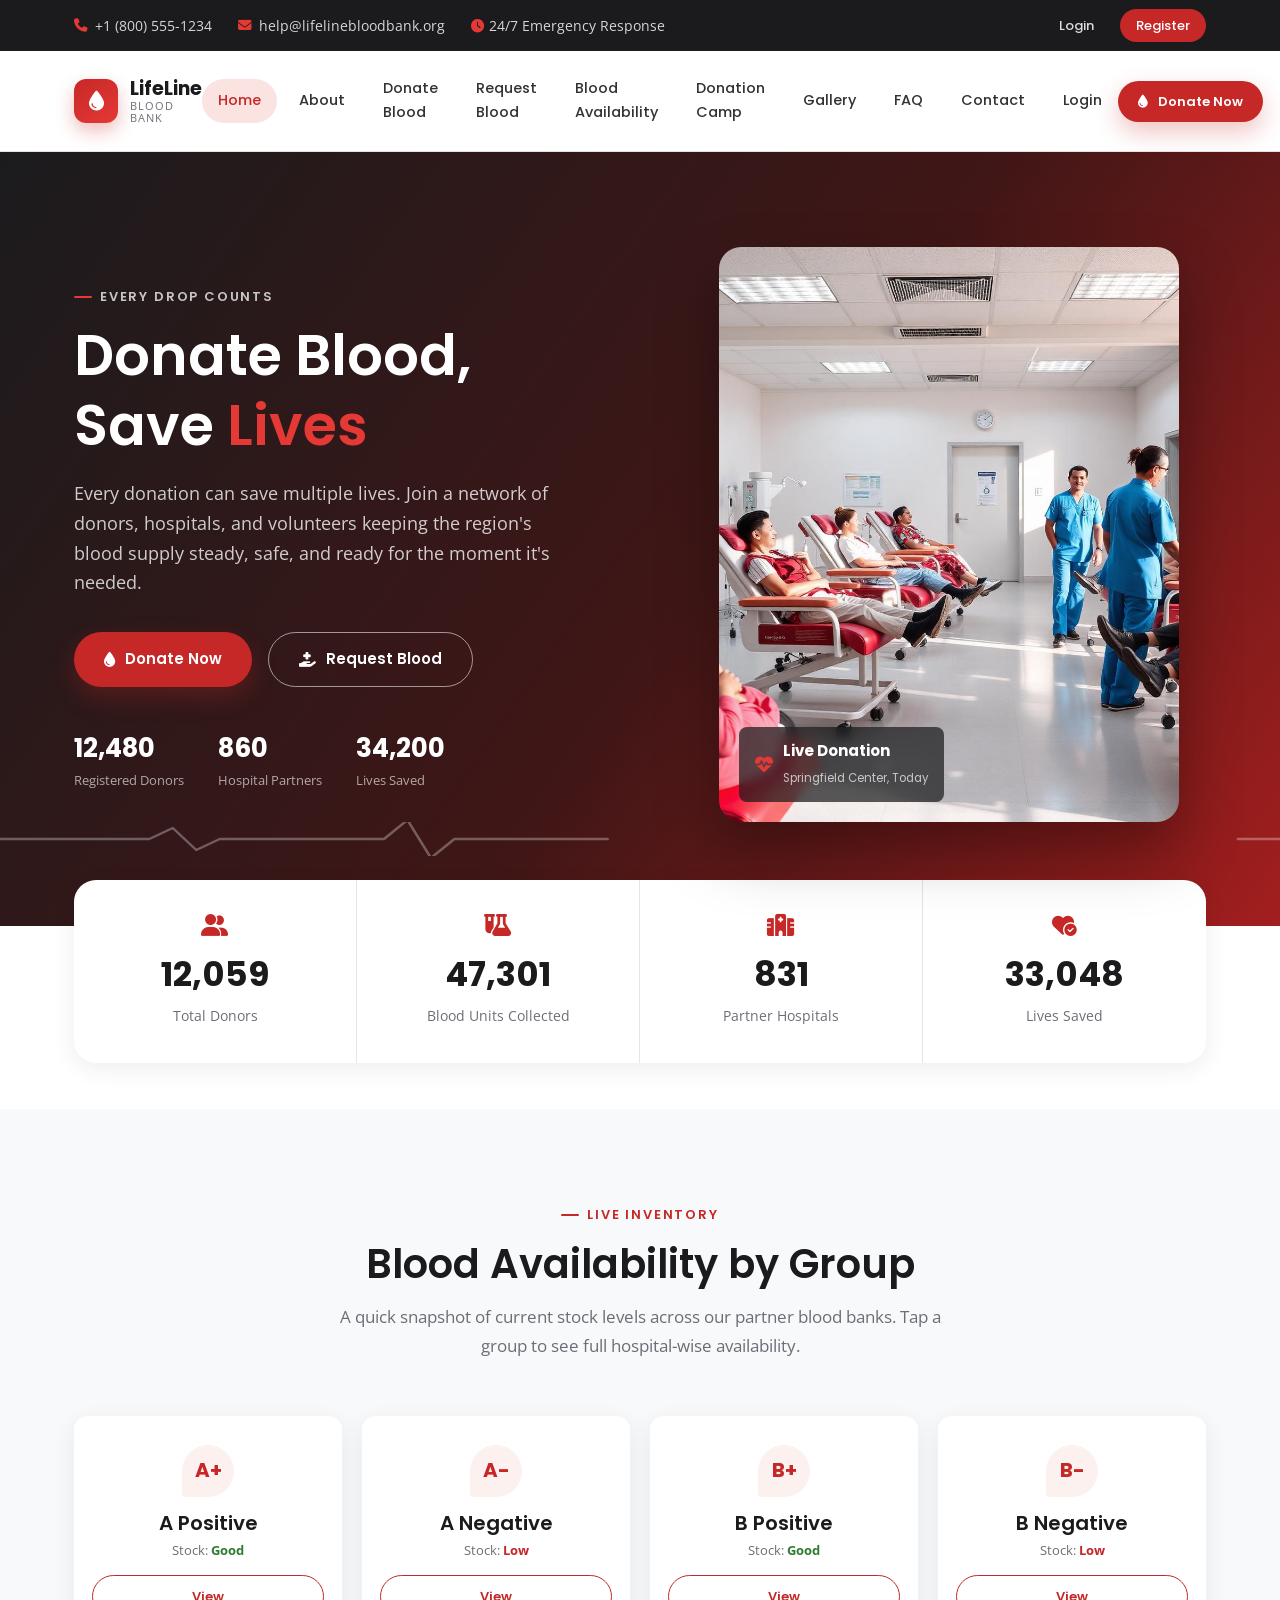
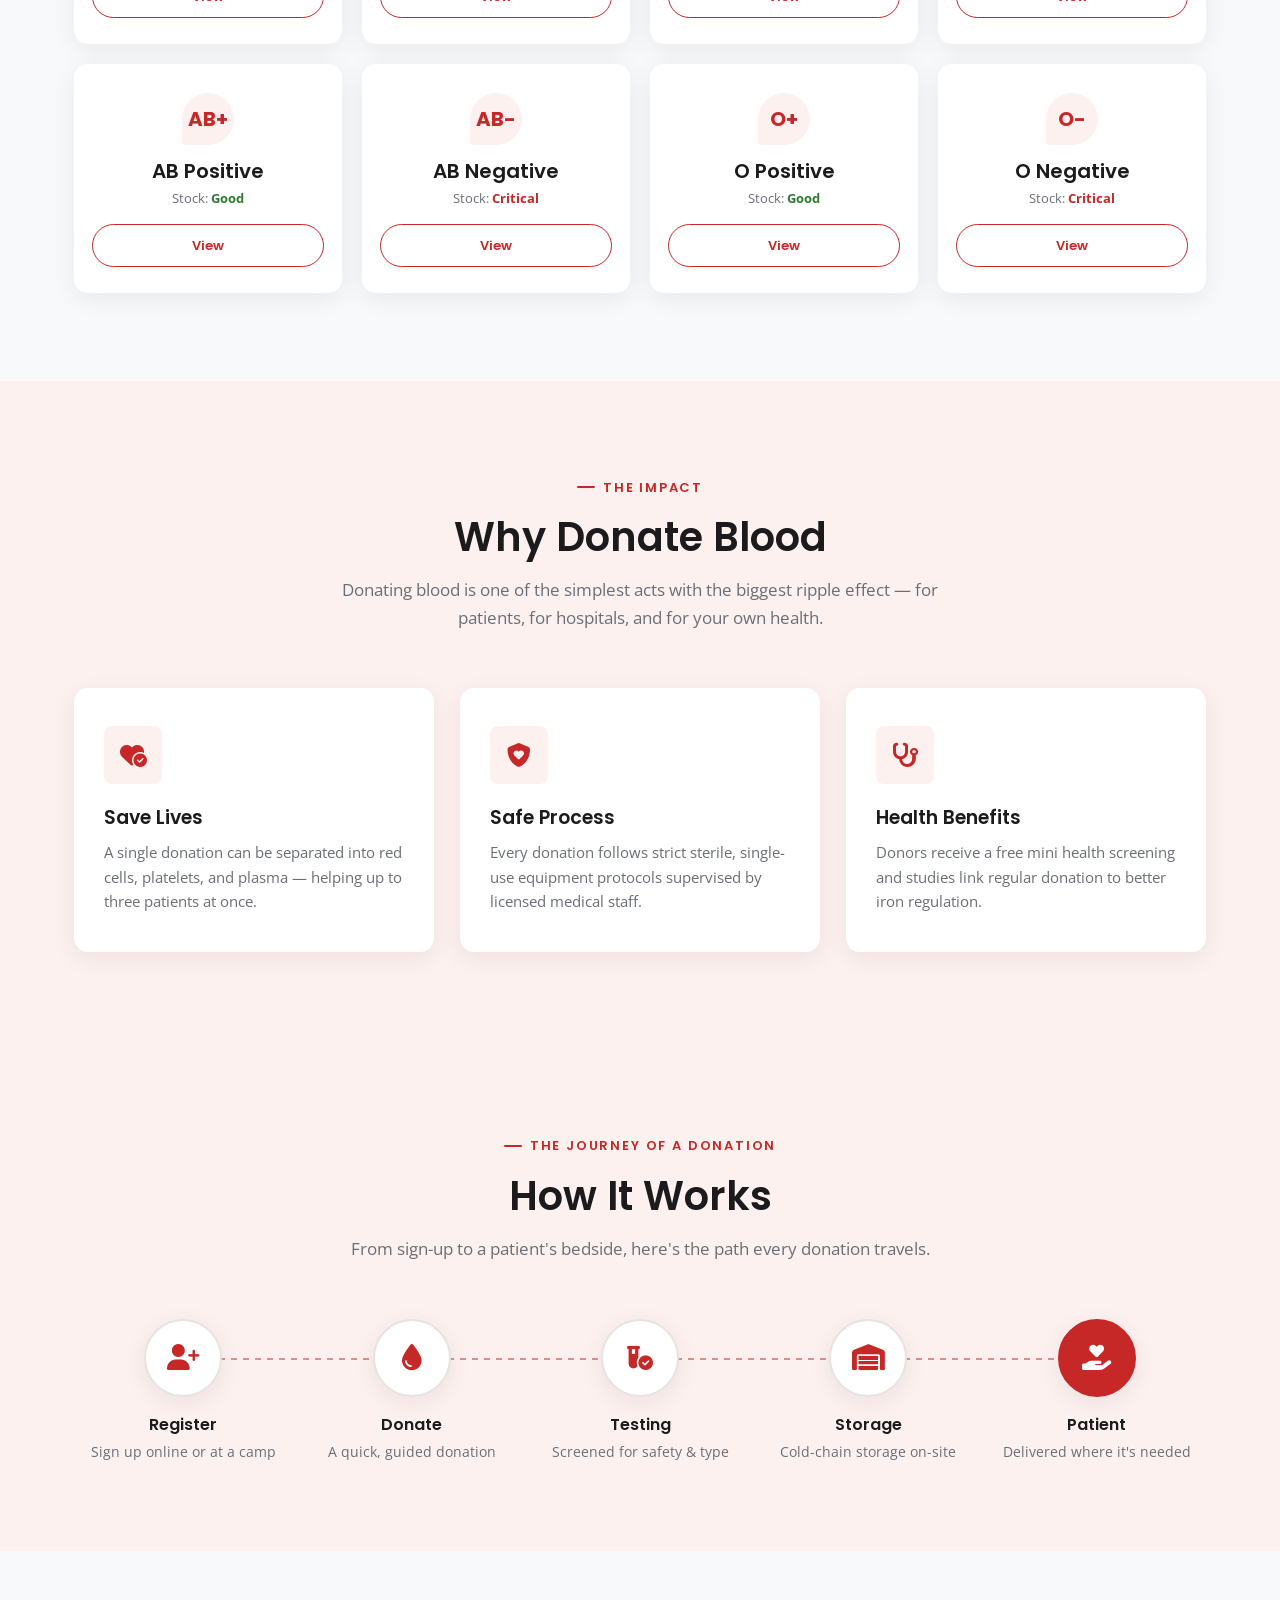
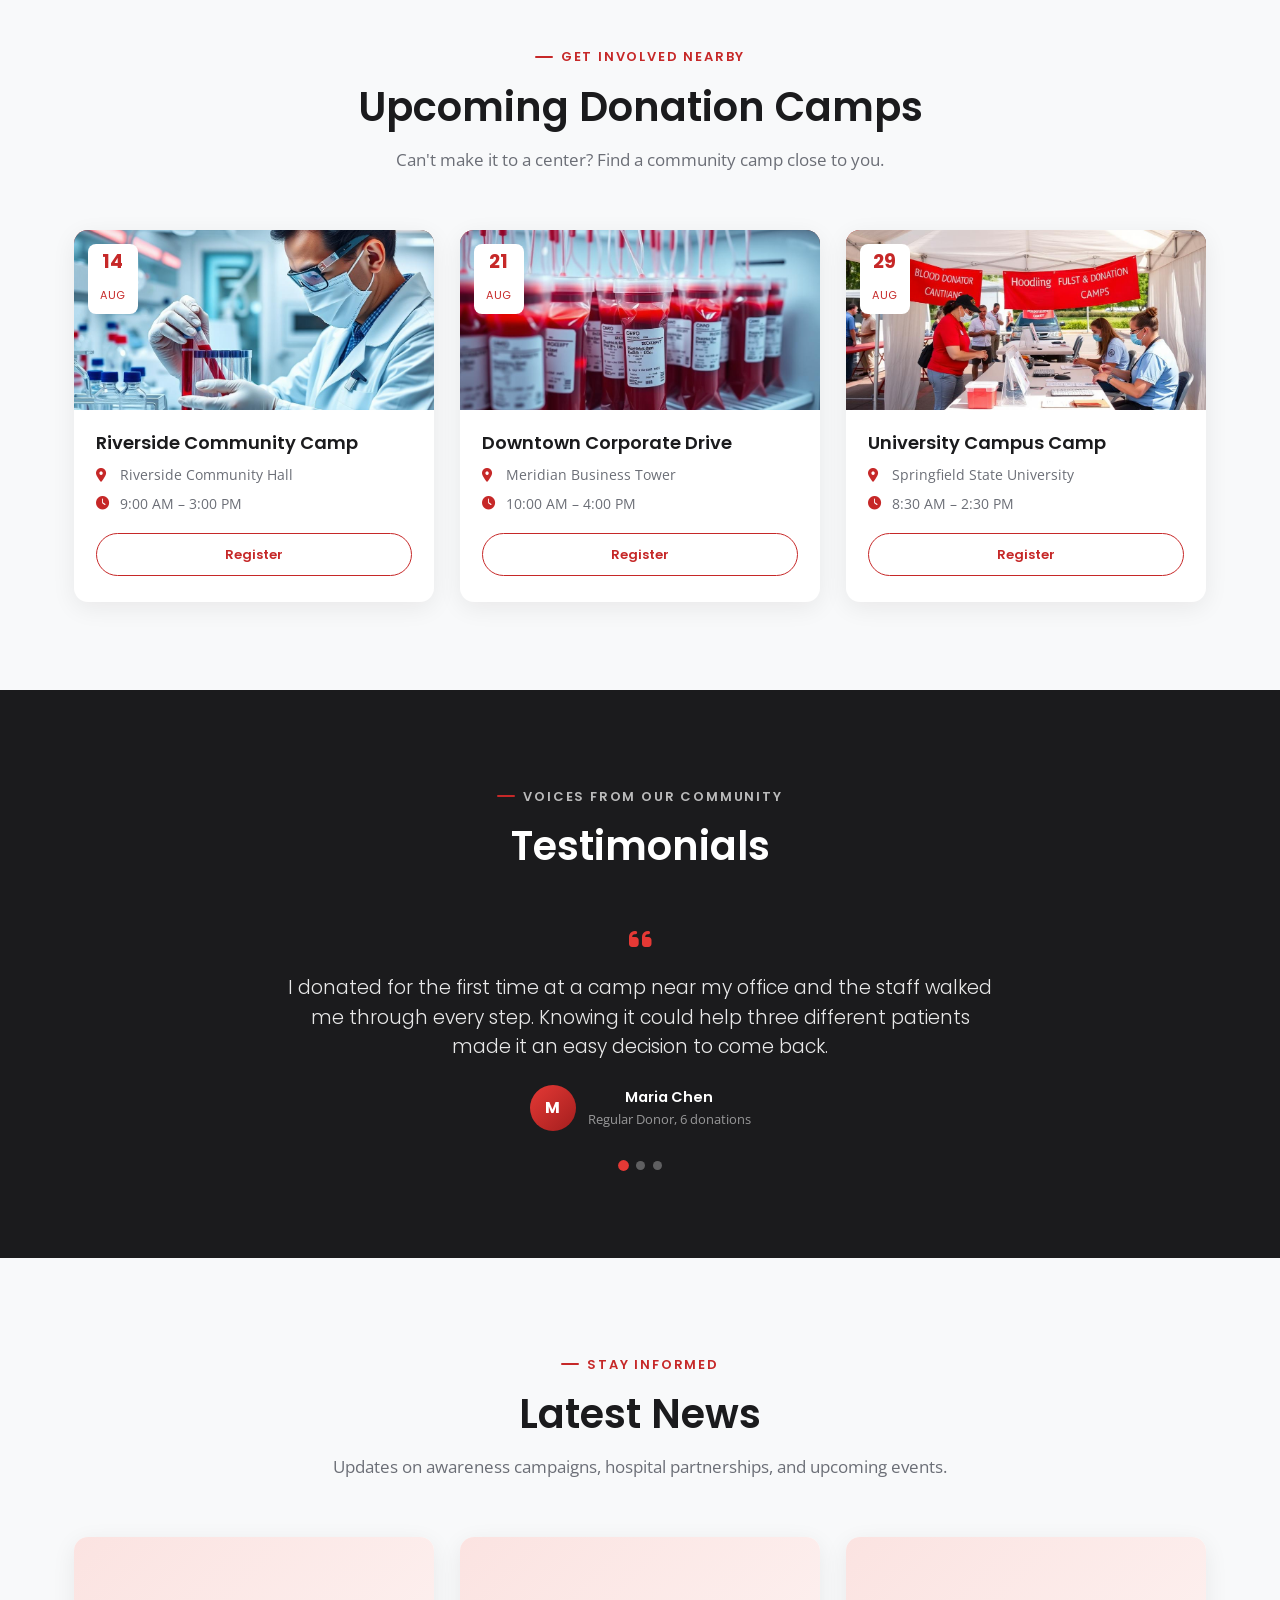
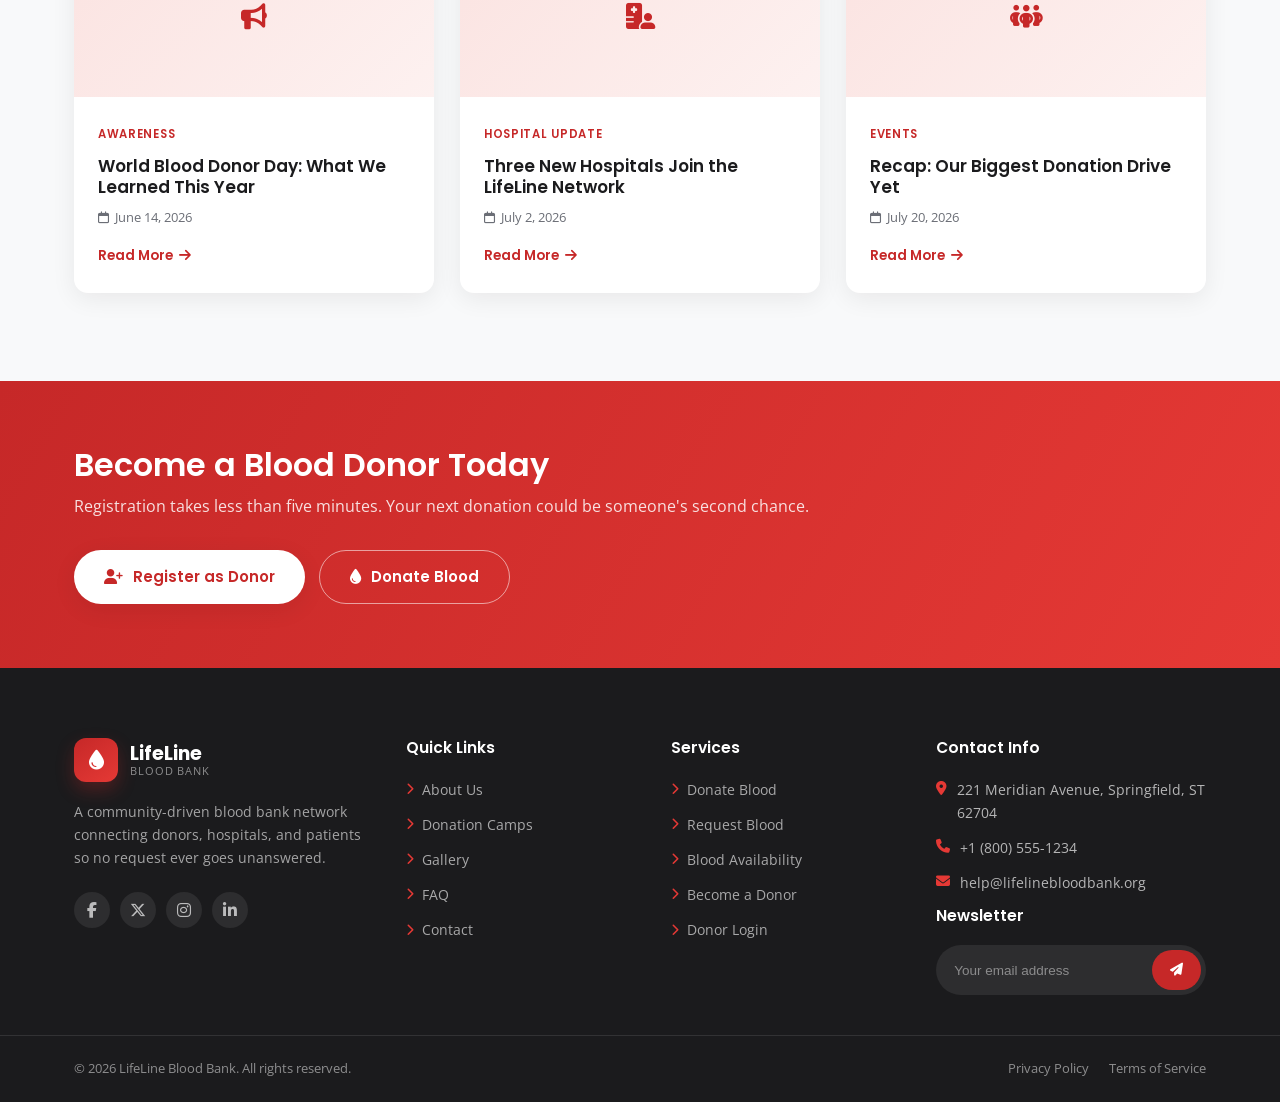
<file: Template/index.html>
<!DOCTYPE html>
<html lang="en">
<head>
  <meta charset="UTF-8" />
  <meta name="viewport" content="width=device-width, initial-scale=1.0" />
  <title>Home | LifeLine Blood Bank</title>
  <meta name="description" content="LifeLine Blood Bank connects donors, hospitals, and patients — donate blood, request blood, or find live availability near you." />

  <!-- Google Fonts: Poppins (headings) + Open Sans (body) -->
  <link rel="preconnect" href="https://fonts.googleapis.com">
  <link href="https://fonts.googleapis.com/css2?family=Poppins:wght@300;400;500;600;700&family=Open+Sans:wght@400;500;600;700&display=swap" rel="stylesheet">

  <!-- Font Awesome Icons -->
  <link rel="stylesheet" href="https://cdnjs.cloudflare.com/ajax/libs/font-awesome/6.5.1/css/all.min.css" />

  <!-- Stylesheets -->
  <link rel="stylesheet" href="css/style.css" />
  <link rel="stylesheet" href="css/responsive.css" />
</head>
<body>
  <!-- ===================== TOP BAR ===================== -->
  <div class="topbar">
    <div class="container">
      <div class="topbar-contacts">
        <a href="tel:+18005551234"><i class="fa-solid fa-phone"></i> +1 (800) 555-1234</a>
        <a href="mailto:help@lifelinebloodbank.org" class="hide-small"><i class="fa-solid fa-envelope"></i> help@lifelinebloodbank.org</a>
        <span class="hide-tablet"><i class="fa-solid fa-clock"></i> 24/7 Emergency Response</span>
      </div>
      <div class="topbar-actions">
        <a href="login.html" class="login-link">Login</a>
        <a href="register.html" class="register-link">Register</a>
      </div>
    </div>
  </div>

  <!-- ===================== HEADER / NAVIGATION ===================== -->
  <header class="site-header">
    <div class="container navbar">
      <a href="index.html" class="brand">
        <span class="brand-mark"><i class="fa-solid fa-droplet"></i></span>
        <span class="brand-text">
          <span class="brand-name">LifeLine</span>
          <span class="brand-tag">Blood Bank</span>
        </span>
      </a>

      <nav class="nav-menu" aria-label="Primary navigation">
          <a href="index.html" class="active">Home</a>
          <a href="about.html">About</a>
          <a href="donate-blood.html">Donate Blood</a>
          <a href="request-blood.html">Request Blood</a>
          <a href="blood-availability.html">Blood Availability</a>
          <a href="donation-camp.html">Donation Camp</a>
          <a href="gallery.html">Gallery</a>
          <a href="faq.html">FAQ</a>
          <a href="contact.html">Contact</a>
          <a href="login.html">Login</a>
      </nav>

      <div class="nav-cta">
        <a href="donate-blood.html" class="btn btn-primary btn-sm"><i class="fa-solid fa-droplet"></i> <span class="hide-tablet">Donate Now</span></a>
        <button class="hamburger" aria-label="Toggle navigation menu">
          <span></span><span></span><span></span>
        </button>
      </div>
    </div>
  </header>


  <!-- ===================== HERO SECTION ===================== -->
  <section class="hero">
    <div class="container hero-grid">
      <div class="hero-copy">
        <span class="eyebrow">Every drop counts</span>
        <h1>Donate Blood,<br>Save <span>Lives</span></h1>
        <p>Every donation can save multiple lives. Join a network of donors, hospitals, and volunteers keeping the region's blood supply steady, safe, and ready for the moment it's needed.</p>
        <div class="hero-actions">
          <a href="donate-blood.html" class="btn btn-primary"><i class="fa-solid fa-droplet"></i> Donate Now</a>
          <a href="request-blood.html" class="btn btn-ghost-light"><i class="fa-solid fa-hand-holding-medical"></i> Request Blood</a>
        </div>
        <div class="hero-mini-stats">
          <div><strong data-counter="12480">0</strong><span>Registered Donors</span></div>
          <div><strong data-counter="860">0</strong><span>Hospital Partners</span></div>
          <div><strong data-counter="34200">0</strong><span>Lives Saved</span></div>
        </div>
      </div>
      <div class="hero-visual">
        <div class="hero-photo-card">
          <img src="images/hero-banner.jpg" alt="Blood donor giving blood at a LifeLine donation center" />
          <div class="hero-photo-badge">
            <i class="fa-solid fa-heart-pulse"></i>
            <div><strong>Live Donation</strong><span>Springfield Center, Today</span></div>
          </div>
        </div>
      </div>
    </div>
  <svg class="pulse-divider on-dark pulse-anim" viewBox="0 0 1200 34" preserveAspectRatio="none" aria-hidden="true">
    <path d="M0 17 L140 17 L162 6 L184 28 L206 17 L360 17 L382 -2 L404 36 L426 17 L620 17 L642 4 L664 30 L686 17 L900 17 L922 8 L944 26 L966 17 L1200 17" />
  </svg>

  </section>

  <!-- ===================== STATISTICS SECTION ===================== -->
  <section class="stats-strip">
    <div class="container">
      <div class="stats-card">
        <div class="stat-item">
          <i class="fa-solid fa-user-group"></i>
          <span class="num" data-counter="12480">0</span>
          <span class="label">Total Donors</span>
        </div>
        <div class="stat-item">
          <i class="fa-solid fa-flask-vial"></i>
          <span class="num" data-counter="48950">0</span>
          <span class="label">Blood Units Collected</span>
        </div>
        <div class="stat-item">
          <i class="fa-solid fa-hospital"></i>
          <span class="num" data-counter="860">0</span>
          <span class="label">Partner Hospitals</span>
        </div>
        <div class="stat-item">
          <i class="fa-solid fa-heart-circle-check"></i>
          <span class="num" data-counter="34200">0</span>
          <span class="label">Lives Saved</span>
        </div>
      </div>
    </div>
  </section>

  <!-- ===================== BLOOD GROUPS SECTION ===================== -->
  <section class="bloodgroups-section">
    <div class="container">
      <div class="section-head centered">
        <span class="eyebrow">Live inventory</span>
        <h2>Blood Availability by Group</h2>
        <p>A quick snapshot of current stock levels across our partner blood banks. Tap a group to see full hospital-wise availability.</p>
      </div>
      <div class="bloodgroup-grid">
        <a href="blood-availability.html" class="bg-card"><div class="bg-icon">A+</div><h4>A Positive</h4><p class="avail">Stock: <strong>Good</strong></p><span class="btn btn-outline btn-sm btn-block">View</span></a>
        <a href="blood-availability.html" class="bg-card"><div class="bg-icon">A-</div><h4>A Negative</h4><p class="avail low">Stock: <strong>Low</strong></p><span class="btn btn-outline btn-sm btn-block">View</span></a>
        <a href="blood-availability.html" class="bg-card"><div class="bg-icon">B+</div><h4>B Positive</h4><p class="avail">Stock: <strong>Good</strong></p><span class="btn btn-outline btn-sm btn-block">View</span></a>
        <a href="blood-availability.html" class="bg-card"><div class="bg-icon">B-</div><h4>B Negative</h4><p class="avail low">Stock: <strong>Low</strong></p><span class="btn btn-outline btn-sm btn-block">View</span></a>
        <a href="blood-availability.html" class="bg-card"><div class="bg-icon">AB+</div><h4>AB Positive</h4><p class="avail">Stock: <strong>Good</strong></p><span class="btn btn-outline btn-sm btn-block">View</span></a>
        <a href="blood-availability.html" class="bg-card"><div class="bg-icon">AB-</div><h4>AB Negative</h4><p class="avail low">Stock: <strong>Critical</strong></p><span class="btn btn-outline btn-sm btn-block">View</span></a>
        <a href="blood-availability.html" class="bg-card"><div class="bg-icon">O+</div><h4>O Positive</h4><p class="avail">Stock: <strong>Good</strong></p><span class="btn btn-outline btn-sm btn-block">View</span></a>
        <a href="blood-availability.html" class="bg-card"><div class="bg-icon">O-</div><h4>O Negative</h4><p class="avail low">Stock: <strong>Critical</strong></p><span class="btn btn-outline btn-sm btn-block">View</span></a>
      </div>
    </div>
  </section>

  <!-- ===================== WHY DONATE BLOOD SECTION ===================== -->
  <section class="why-donate-section bg-tint">
    <div class="container">
      <div class="section-head centered">
        <span class="eyebrow">The impact</span>
        <h2>Why Donate Blood</h2>
        <p>Donating blood is one of the simplest acts with the biggest ripple effect — for patients, for hospitals, and for your own health.</p>
      </div>
      <div class="value-grid">
        <div class="value-card">
          <div class="value-icon"><i class="fa-solid fa-heart-circle-check"></i></div>
          <h3>Save Lives</h3>
          <p>A single donation can be separated into red cells, platelets, and plasma — helping up to three patients at once.</p>
        </div>
        <div class="value-card">
          <div class="value-icon"><i class="fa-solid fa-shield-heart"></i></div>
          <h3>Safe Process</h3>
          <p>Every donation follows strict sterile, single-use equipment protocols supervised by licensed medical staff.</p>
        </div>
        <div class="value-card">
          <div class="value-icon"><i class="fa-solid fa-stethoscope"></i></div>
          <h3>Health Benefits</h3>
          <p>Donors receive a free mini health screening and studies link regular donation to better iron regulation.</p>
        </div>
      </div>
    </div>
  </section>

  <!-- ===================== HOW IT WORKS SECTION ===================== -->
  <section class="process-section">
    <div class="container">
      <div class="section-head centered">
        <span class="eyebrow">The journey of a donation</span>
        <h2>How It Works</h2>
        <p>From sign-up to a patient's bedside, here's the path every donation travels.</p>
      </div>
      <div class="process-track">
        <div class="process-step">
          <div class="process-connector"></div>
          <div class="process-node"><i class="fa-solid fa-user-plus"></i></div>
          <h4>Register</h4>
          <p>Sign up online or at a camp</p>
        </div>
        <div class="process-step">
          <div class="process-connector"></div>
          <div class="process-node"><i class="fa-solid fa-droplet"></i></div>
          <h4>Donate</h4>
          <p>A quick, guided donation</p>
        </div>
        <div class="process-step">
          <div class="process-connector"></div>
          <div class="process-node"><i class="fa-solid fa-vial-circle-check"></i></div>
          <h4>Testing</h4>
          <p>Screened for safety &amp; type</p>
        </div>
        <div class="process-step">
          <div class="process-connector"></div>
          <div class="process-node"><i class="fa-solid fa-warehouse"></i></div>
          <h4>Storage</h4>
          <p>Cold-chain storage on-site</p>
        </div>
        <div class="process-step is-final">
          <div class="process-node"><i class="fa-solid fa-hand-holding-heart"></i></div>
          <h4>Patient</h4>
          <p>Delivered where it's needed</p>
        </div>
      </div>
    </div>
  </section>

  <!-- ===================== DONATION CAMPS SECTION ===================== -->
  <section class="camps-section">
    <div class="container">
      <div class="section-head centered">
        <span class="eyebrow">Get involved nearby</span>
        <h2>Upcoming Donation Camps</h2>
        <p>Can't make it to a center? Find a community camp close to you.</p>
      </div>
      <div class="camp-grid">
        <div class="camp-card">
          <div class="camp-media">
            <img src="images/donation-camp.jpg" alt="Riverside Community donation camp" />
            <div class="camp-date-badge"><span class="d">14</span><span class="m">Aug</span></div>
          </div>
          <div class="camp-body">
            <h3>Riverside Community Camp</h3>
            <div class="camp-meta">
              <span><i class="fa-solid fa-location-dot"></i> Riverside Community Hall</span>
              <span><i class="fa-solid fa-clock"></i> 9:00 AM – 3:00 PM</span>
            </div>
            <a href="donation-camp.html" class="btn btn-outline btn-sm btn-block">Register</a>
          </div>
        </div>
        <div class="camp-card">
          <div class="camp-media">
            <img src="images/gallery-donation.jpg" alt="Downtown Corporate donation drive" />
            <div class="camp-date-badge"><span class="d">21</span><span class="m">Aug</span></div>
          </div>
          <div class="camp-body">
            <h3>Downtown Corporate Drive</h3>
            <div class="camp-meta">
              <span><i class="fa-solid fa-location-dot"></i> Meridian Business Tower</span>
              <span><i class="fa-solid fa-clock"></i> 10:00 AM – 4:00 PM</span>
            </div>
            <a href="donation-camp.html" class="btn btn-outline btn-sm btn-block">Register</a>
          </div>
        </div>
        <div class="camp-card">
          <div class="camp-media">
            <img src="images/about-team.jpg" alt="University Campus donation camp" />
            <div class="camp-date-badge"><span class="d">29</span><span class="m">Aug</span></div>
          </div>
          <div class="camp-body">
            <h3>University Campus Camp</h3>
            <div class="camp-meta">
              <span><i class="fa-solid fa-location-dot"></i> Springfield State University</span>
              <span><i class="fa-solid fa-clock"></i> 8:30 AM – 2:30 PM</span>
            </div>
            <a href="donation-camp.html" class="btn btn-outline btn-sm btn-block">Register</a>
          </div>
        </div>
      </div>
    </div>
  </section>

  <!-- ===================== TESTIMONIALS SECTION ===================== -->
  <section class="testi-section">
    <div class="container">
      <div class="section-head centered">
        <span class="eyebrow" style="color:rgba(255,255,255,0.7)">Voices from our community</span>
        <h2 style="color:#fff;">Testimonials</h2>
      </div>
      <div class="testi-slider">
        <div class="testi-slide is-active">
          <i class="fa-solid fa-quote-left quote-icon"></i>
          <p class="quote">I donated for the first time at a camp near my office and the staff walked me through every step. Knowing it could help three different patients made it an easy decision to come back.</p>
          <div class="testi-person">
            <div class="testi-avatar">M</div>
            <div><div class="name">Maria Chen</div><div class="role">Regular Donor, 6 donations</div></div>
          </div>
        </div>
        <div class="testi-slide">
          <i class="fa-solid fa-quote-left quote-icon"></i>
          <p class="quote">When our hospital had a sudden shortage of O-negative units, LifeLine coordinated a same-day supply. That kind of response time genuinely saves lives.</p>
          <div class="testi-person">
            <div class="testi-avatar">D</div>
            <div><div class="name">Dr. Raj Patel</div><div class="role">Chief of Surgery, St. Mary's Hospital</div></div>
          </div>
        </div>
        <div class="testi-slide">
          <i class="fa-solid fa-quote-left quote-icon"></i>
          <p class="quote">My father needed platelets during chemotherapy and the request portal connected us to a donor within hours. We are forever grateful to this community.</p>
          <div class="testi-person">
            <div class="testi-avatar">S</div>
            <div><div class="name">Sofia Ibrahim</div><div class="role">Patient Family Member</div></div>
          </div>
        </div>
        <div class="testi-dots"></div>
      </div>
    </div>
  </section>

  <!-- ===================== LATEST NEWS SECTION ===================== -->
  <section class="news-section">
    <div class="container">
      <div class="section-head centered">
        <span class="eyebrow">Stay informed</span>
        <h2>Latest News</h2>
        <p>Updates on awareness campaigns, hospital partnerships, and upcoming events.</p>
      </div>
      <div class="news-grid">
        <div class="news-card">
          <div class="news-media"><i class="fa-solid fa-bullhorn"></i></div>
          <div class="news-body">
            <span class="news-tag">Awareness</span>
            <h3>World Blood Donor Day: What We Learned This Year</h3>
            <div class="news-date"><i class="fa-regular fa-calendar"></i> June 14, 2026</div>
            <a href="#" class="read-more">Read More <i class="fa-solid fa-arrow-right"></i></a>
          </div>
        </div>
        <div class="news-card">
          <div class="news-media"><i class="fa-solid fa-hospital-user"></i></div>
          <div class="news-body">
            <span class="news-tag">Hospital Update</span>
            <h3>Three New Hospitals Join the LifeLine Network</h3>
            <div class="news-date"><i class="fa-regular fa-calendar"></i> July 2, 2026</div>
            <a href="#" class="read-more">Read More <i class="fa-solid fa-arrow-right"></i></a>
          </div>
        </div>
        <div class="news-card">
          <div class="news-media"><i class="fa-solid fa-people-group"></i></div>
          <div class="news-body">
            <span class="news-tag">Events</span>
            <h3>Recap: Our Biggest Donation Drive Yet</h3>
            <div class="news-date"><i class="fa-regular fa-calendar"></i> July 20, 2026</div>
            <a href="#" class="read-more">Read More <i class="fa-solid fa-arrow-right"></i></a>
          </div>
        </div>
      </div>
    </div>
  </section>

  <!-- ===================== CALL TO ACTION SECTION ===================== -->
  <section class="cta-band">
    <div class="container cta-inner">
      <div>
        <h2>Become a Blood Donor Today</h2>
        <p>Registration takes less than five minutes. Your next donation could be someone's second chance.</p>
      </div>
      <div class="cta-actions">
        <a href="register.html" class="btn btn-light"><i class="fa-solid fa-user-plus"></i> Register as Donor</a>
        <a href="donate-blood.html" class="btn btn-ghost-light"><i class="fa-solid fa-droplet"></i> Donate Blood</a>
      </div>
    </div>
  </section>
  <!-- ===================== FOOTER ===================== -->
  <footer class="site-footer">
    <div class="footer-top">
      <div class="container footer-grid">

        <div class="footer-brand">
          <a href="index.html" class="brand">
            <span class="brand-mark"><i class="fa-solid fa-droplet"></i></span>
            <span class="brand-text">
              <span class="brand-name">LifeLine</span>
              <span class="brand-tag">Blood Bank</span>
            </span>
          </a>
          <div class="footer-about">
            <p>A community-driven blood bank network connecting donors, hospitals, and patients so no request ever goes unanswered.</p>
          </div>
          <div class="footer-social">
            <a href="#" aria-label="Facebook"><i class="fa-brands fa-facebook-f"></i></a>
            <a href="#" aria-label="Twitter"><i class="fa-brands fa-x-twitter"></i></a>
            <a href="#" aria-label="Instagram"><i class="fa-brands fa-instagram"></i></a>
            <a href="#" aria-label="LinkedIn"><i class="fa-brands fa-linkedin-in"></i></a>
          </div>
        </div>

        <div class="footer-col">
          <h4>Quick Links</h4>
          <ul>
            <li><a href="about.html"><i class="fa-solid fa-chevron-right"></i> About Us</a></li>
            <li><a href="donation-camp.html"><i class="fa-solid fa-chevron-right"></i> Donation Camps</a></li>
            <li><a href="gallery.html"><i class="fa-solid fa-chevron-right"></i> Gallery</a></li>
            <li><a href="faq.html"><i class="fa-solid fa-chevron-right"></i> FAQ</a></li>
            <li><a href="contact.html"><i class="fa-solid fa-chevron-right"></i> Contact</a></li>
          </ul>
        </div>

        <div class="footer-col">
          <h4>Services</h4>
          <ul>
            <li><a href="donate-blood.html"><i class="fa-solid fa-chevron-right"></i> Donate Blood</a></li>
            <li><a href="request-blood.html"><i class="fa-solid fa-chevron-right"></i> Request Blood</a></li>
            <li><a href="blood-availability.html"><i class="fa-solid fa-chevron-right"></i> Blood Availability</a></li>
            <li><a href="register.html"><i class="fa-solid fa-chevron-right"></i> Become a Donor</a></li>
            <li><a href="login.html"><i class="fa-solid fa-chevron-right"></i> Donor Login</a></li>
          </ul>
        </div>

        <div class="footer-col">
          <h4>Contact Info</h4>
          <ul class="footer-contact">
            <li><i class="fa-solid fa-location-dot"></i> <span>221 Meridian Avenue, Springfield, ST 62704</span></li>
            <li><i class="fa-solid fa-phone"></i> <span>+1 (800) 555-1234</span></li>
            <li><i class="fa-solid fa-envelope"></i> <span>help@lifelinebloodbank.org</span></li>
          </ul>
          <div class="newsletter-box">
            <h4>Newsletter</h4>
            <form class="newsletter-form" data-frontend-only="#newsletterNote">
              <input type="email" placeholder="Your email address" required />
              <button type="submit"><i class="fa-solid fa-paper-plane"></i></button>
            </form>
          </div>
        </div>

      </div>
    </div>

    <div class="footer-bottom">
      <div class="container">
        <span>&copy; 2026 LifeLine Blood Bank. All rights reserved.</span>
        <div class="footer-bottom-links">
          <a href="#">Privacy Policy</a>
          <a href="#">Terms of Service</a>
        </div>
      </div>
    </div>
  </footer>

  <!-- Back to top -->
  <button class="back-to-top" aria-label="Back to top"><i class="fa-solid fa-arrow-up"></i></button>

  <script src="js/main.js"></script>
</body>
</html>
</file>
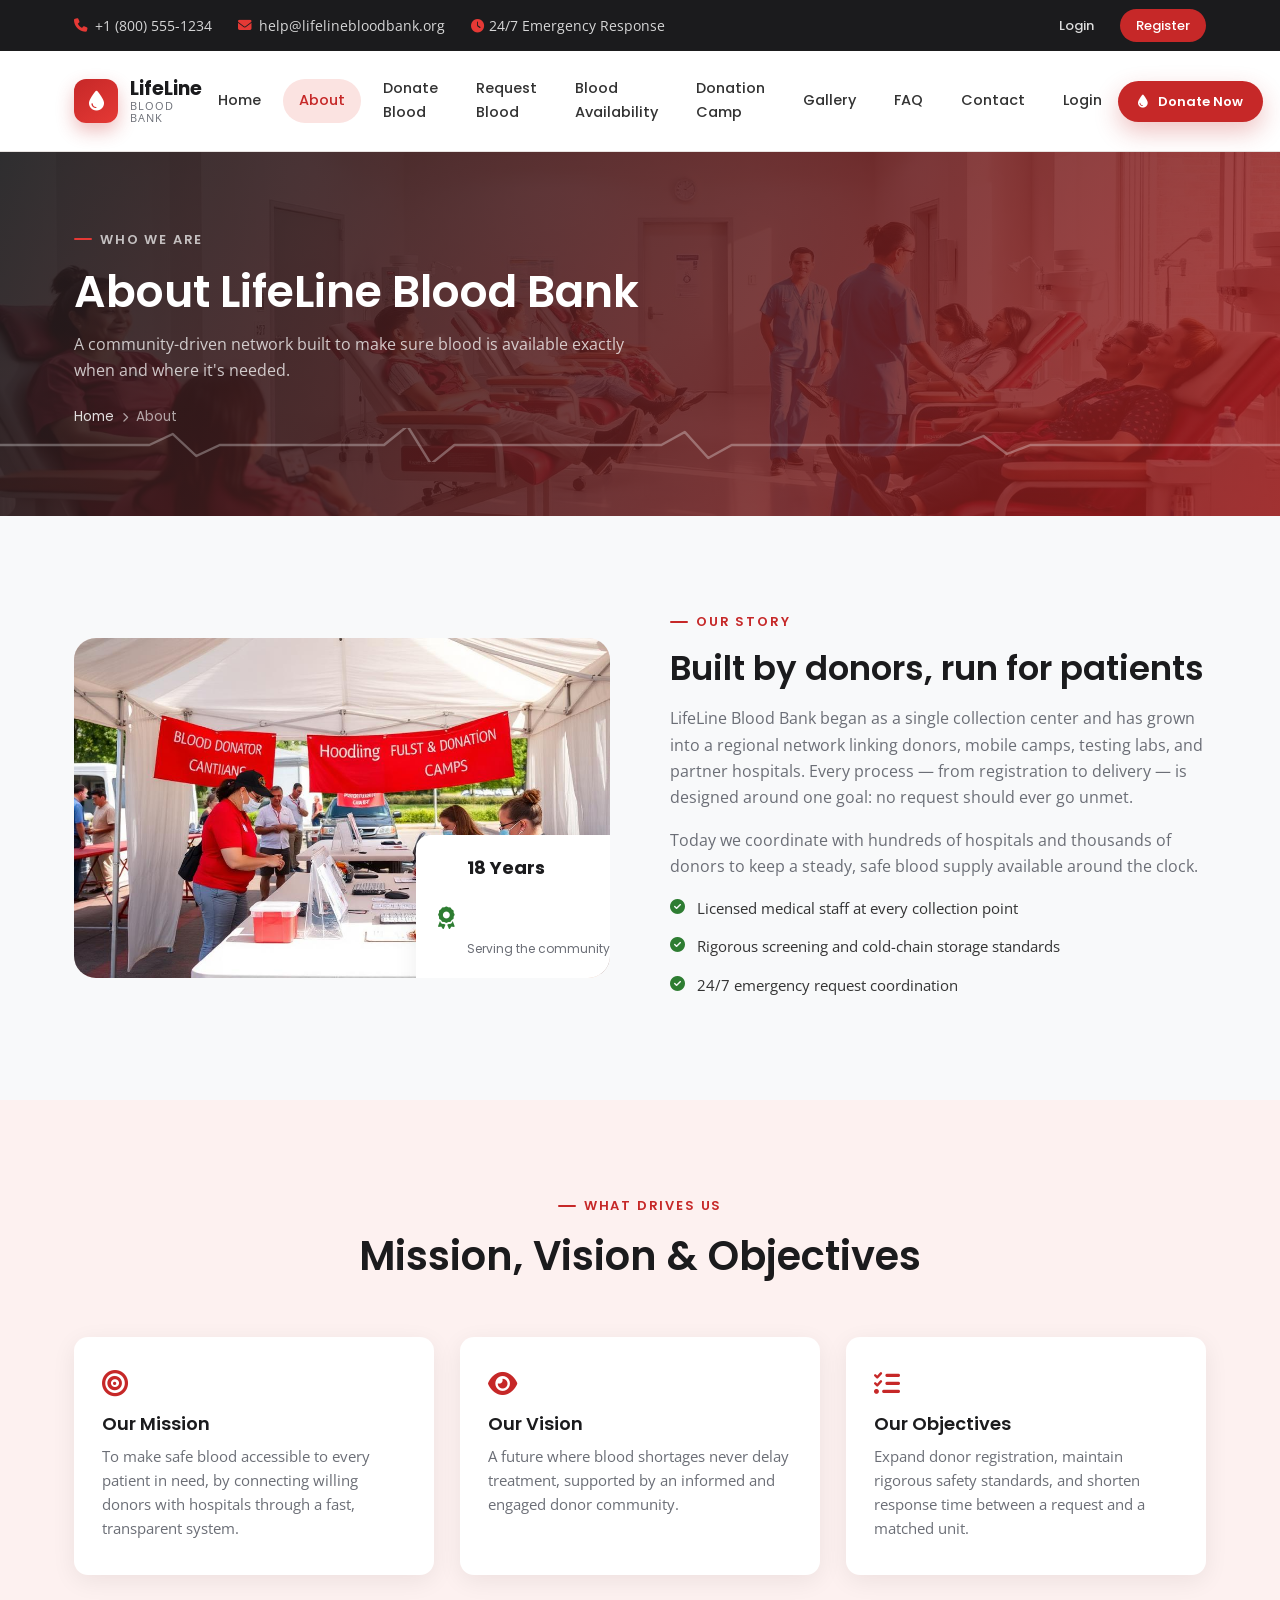
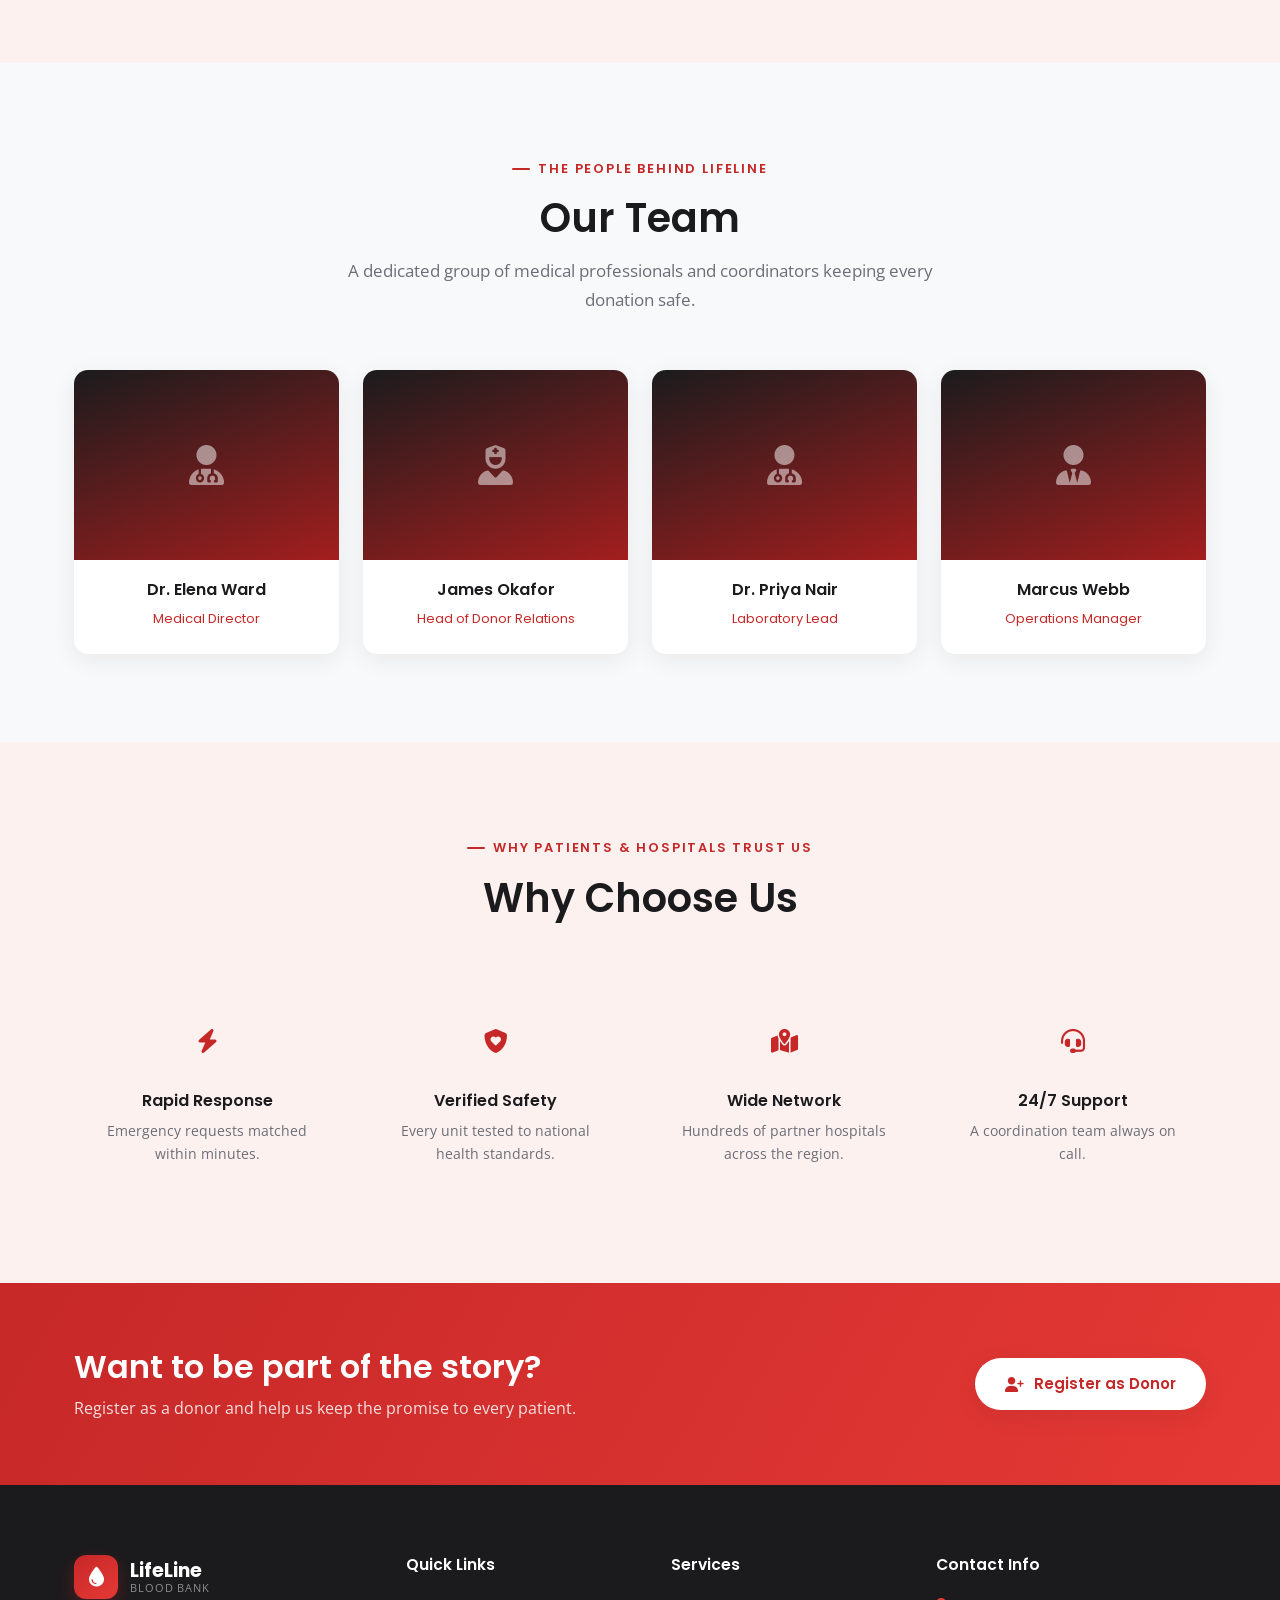
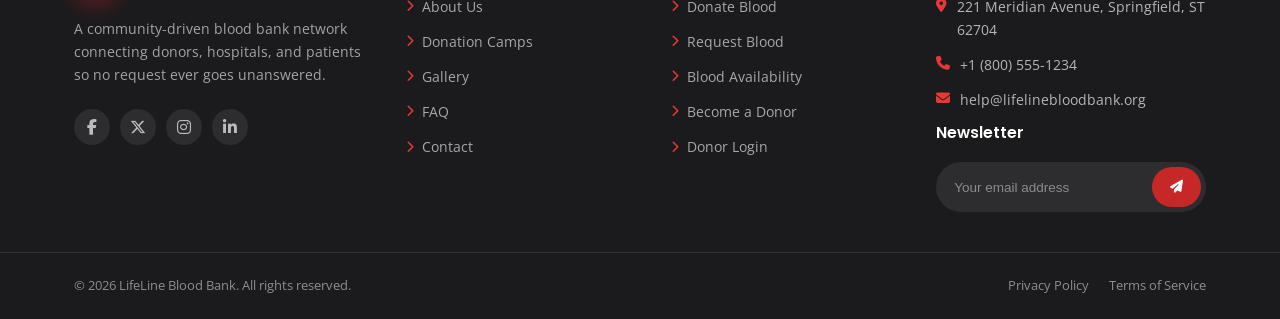
<file: Template/about.html>
<!DOCTYPE html>
<html lang="en">
<head>
  <meta charset="UTF-8" />
  <meta name="viewport" content="width=device-width, initial-scale=1.0" />
  <title>About Us | LifeLine Blood Bank</title>
  <meta name="description" content="Learn about LifeLine Blood Bank's mission, vision, team, and why hospitals and patients trust our network." />

  <!-- Google Fonts: Poppins (headings) + Open Sans (body) -->
  <link rel="preconnect" href="https://fonts.googleapis.com">
  <link href="https://fonts.googleapis.com/css2?family=Poppins:wght@300;400;500;600;700&family=Open+Sans:wght@400;500;600;700&display=swap" rel="stylesheet">

  <!-- Font Awesome Icons -->
  <link rel="stylesheet" href="https://cdnjs.cloudflare.com/ajax/libs/font-awesome/6.5.1/css/all.min.css" />

  <!-- Stylesheets -->
  <link rel="stylesheet" href="css/style.css" />
  <link rel="stylesheet" href="css/responsive.css" />
</head>
<body>
  <!-- ===================== TOP BAR ===================== -->
  <div class="topbar">
    <div class="container">
      <div class="topbar-contacts">
        <a href="tel:+18005551234"><i class="fa-solid fa-phone"></i> +1 (800) 555-1234</a>
        <a href="mailto:help@lifelinebloodbank.org" class="hide-small"><i class="fa-solid fa-envelope"></i> help@lifelinebloodbank.org</a>
        <span class="hide-tablet"><i class="fa-solid fa-clock"></i> 24/7 Emergency Response</span>
      </div>
      <div class="topbar-actions">
        <a href="login.html" class="login-link">Login</a>
        <a href="register.html" class="register-link">Register</a>
      </div>
    </div>
  </div>

  <!-- ===================== HEADER / NAVIGATION ===================== -->
  <header class="site-header">
    <div class="container navbar">
      <a href="index.html" class="brand">
        <span class="brand-mark"><i class="fa-solid fa-droplet"></i></span>
        <span class="brand-text">
          <span class="brand-name">LifeLine</span>
          <span class="brand-tag">Blood Bank</span>
        </span>
      </a>

      <nav class="nav-menu" aria-label="Primary navigation">
          <a href="index.html">Home</a>
          <a href="about.html" class="active">About</a>
          <a href="donate-blood.html">Donate Blood</a>
          <a href="request-blood.html">Request Blood</a>
          <a href="blood-availability.html">Blood Availability</a>
          <a href="donation-camp.html">Donation Camp</a>
          <a href="gallery.html">Gallery</a>
          <a href="faq.html">FAQ</a>
          <a href="contact.html">Contact</a>
          <a href="login.html">Login</a>
      </nav>

      <div class="nav-cta">
        <a href="donate-blood.html" class="btn btn-primary btn-sm"><i class="fa-solid fa-droplet"></i> <span class="hide-tablet">Donate Now</span></a>
        <button class="hamburger" aria-label="Toggle navigation menu">
          <span></span><span></span><span></span>
        </button>
      </div>
    </div>
  </header>


  <!-- ===================== PAGE HERO ===================== -->
  <section class="page-hero has-photo">
    <div class="container">
      <span class="eyebrow page-hero-eyebrow">Who we are</span>
      <h1>About LifeLine Blood Bank</h1>
      <p>A community-driven network built to make sure blood is available exactly when and where it's needed.</p>
      <div class="breadcrumbs"><a href="index.html">Home</a> <i class="fa-solid fa-chevron-right" style="font-size:10px;"></i> <span>About</span></div>
    </div>
  <svg class="pulse-divider on-dark" viewBox="0 0 1200 34" preserveAspectRatio="none" aria-hidden="true">
    <path d="M0 17 L140 17 L162 6 L184 28 L206 17 L360 17 L382 -2 L404 36 L426 17 L620 17 L642 4 L664 30 L686 17 L900 17 L922 8 L944 26 L966 17 L1200 17" />
  </svg>

  </section>

  <!-- ===================== ORGANIZATION OVERVIEW ===================== -->
  <section class="about-overview">
    <div class="container split-block">
      <div class="split-media">
        <img src="images/about-team.jpg" alt="LifeLine Blood Bank medical team" />
        <div class="float-card">
          <i class="fa-solid fa-award"></i>
          <div><strong>18 Years</strong><span>Serving the community</span></div>
        </div>
      </div>
      <div class="split-copy">
        <span class="eyebrow">Our story</span>
        <h2>Built by donors, run for patients</h2>
        <p>LifeLine Blood Bank began as a single collection center and has grown into a regional network linking donors, mobile camps, testing labs, and partner hospitals. Every process — from registration to delivery — is designed around one goal: no request should ever go unmet.</p>
        <p>Today we coordinate with hundreds of hospitals and thousands of donors to keep a steady, safe blood supply available around the clock.</p>
        <ul class="split-list">
          <li><i class="fa-solid fa-circle-check"></i> Licensed medical staff at every collection point</li>
          <li><i class="fa-solid fa-circle-check"></i> Rigorous screening and cold-chain storage standards</li>
          <li><i class="fa-solid fa-circle-check"></i> 24/7 emergency request coordination</li>
        </ul>
      </div>
    </div>
  </section>

  <!-- ===================== MISSION / VISION / OBJECTIVES ===================== -->
  <section class="mv-section bg-tint">
    <div class="container">
      <div class="section-head centered">
        <span class="eyebrow">What drives us</span>
        <h2>Mission, Vision &amp; Objectives</h2>
      </div>
      <div class="mv-grid">
        <div class="mv-card">
          <i class="fa-solid fa-bullseye"></i>
          <h3>Our Mission</h3>
          <p>To make safe blood accessible to every patient in need, by connecting willing donors with hospitals through a fast, transparent system.</p>
        </div>
        <div class="mv-card">
          <i class="fa-solid fa-eye"></i>
          <h3>Our Vision</h3>
          <p>A future where blood shortages never delay treatment, supported by an informed and engaged donor community.</p>
        </div>
        <div class="mv-card">
          <i class="fa-solid fa-list-check"></i>
          <h3>Our Objectives</h3>
          <p>Expand donor registration, maintain rigorous safety standards, and shorten response time between a request and a matched unit.</p>
        </div>
      </div>
    </div>
  </section>

  <!-- ===================== OUR TEAM ===================== -->
  <section class="team-section">
    <div class="container">
      <div class="section-head centered">
        <span class="eyebrow">The people behind LifeLine</span>
        <h2>Our Team</h2>
        <p>A dedicated group of medical professionals and coordinators keeping every donation safe.</p>
      </div>
      <div class="team-grid">
        <div class="team-card">
          <div class="team-photo"><i class="fa-solid fa-user-doctor"></i></div>
          <div class="team-info"><h4>Dr. Elena Ward</h4><span>Medical Director</span></div>
        </div>
        <div class="team-card">
          <div class="team-photo"><i class="fa-solid fa-user-nurse"></i></div>
          <div class="team-info"><h4>James Okafor</h4><span>Head of Donor Relations</span></div>
        </div>
        <div class="team-card">
          <div class="team-photo"><i class="fa-solid fa-user-doctor"></i></div>
          <div class="team-info"><h4>Dr. Priya Nair</h4><span>Laboratory Lead</span></div>
        </div>
        <div class="team-card">
          <div class="team-photo"><i class="fa-solid fa-user-tie"></i></div>
          <div class="team-info"><h4>Marcus Webb</h4><span>Operations Manager</span></div>
        </div>
      </div>
    </div>
  </section>

  <!-- ===================== WHY CHOOSE US ===================== -->
  <section class="choose-section bg-tint">
    <div class="container">
      <div class="section-head centered">
        <span class="eyebrow">Why patients &amp; hospitals trust us</span>
        <h2>Why Choose Us</h2>
      </div>
      <div class="choose-grid">
        <div class="choose-card"><i class="fa-solid fa-bolt"></i><h4>Rapid Response</h4><p>Emergency requests matched within minutes.</p></div>
        <div class="choose-card"><i class="fa-solid fa-shield-heart"></i><h4>Verified Safety</h4><p>Every unit tested to national health standards.</p></div>
        <div class="choose-card"><i class="fa-solid fa-map-location-dot"></i><h4>Wide Network</h4><p>Hundreds of partner hospitals across the region.</p></div>
        <div class="choose-card"><i class="fa-solid fa-headset"></i><h4>24/7 Support</h4><p>A coordination team always on call.</p></div>
      </div>
    </div>
  </section>

  <!-- ===================== CALL TO ACTION ===================== -->
  <section class="cta-band">
    <div class="container cta-inner">
      <div>
        <h2>Want to be part of the story?</h2>
        <p>Register as a donor and help us keep the promise to every patient.</p>
      </div>
      <div class="cta-actions">
        <a href="register.html" class="btn btn-light"><i class="fa-solid fa-user-plus"></i> Register as Donor</a>
      </div>
    </div>
  </section>
  <!-- ===================== FOOTER ===================== -->
  <footer class="site-footer">
    <div class="footer-top">
      <div class="container footer-grid">

        <div class="footer-brand">
          <a href="index.html" class="brand">
            <span class="brand-mark"><i class="fa-solid fa-droplet"></i></span>
            <span class="brand-text">
              <span class="brand-name">LifeLine</span>
              <span class="brand-tag">Blood Bank</span>
            </span>
          </a>
          <div class="footer-about">
            <p>A community-driven blood bank network connecting donors, hospitals, and patients so no request ever goes unanswered.</p>
          </div>
          <div class="footer-social">
            <a href="#" aria-label="Facebook"><i class="fa-brands fa-facebook-f"></i></a>
            <a href="#" aria-label="Twitter"><i class="fa-brands fa-x-twitter"></i></a>
            <a href="#" aria-label="Instagram"><i class="fa-brands fa-instagram"></i></a>
            <a href="#" aria-label="LinkedIn"><i class="fa-brands fa-linkedin-in"></i></a>
          </div>
        </div>

        <div class="footer-col">
          <h4>Quick Links</h4>
          <ul>
            <li><a href="about.html"><i class="fa-solid fa-chevron-right"></i> About Us</a></li>
            <li><a href="donation-camp.html"><i class="fa-solid fa-chevron-right"></i> Donation Camps</a></li>
            <li><a href="gallery.html"><i class="fa-solid fa-chevron-right"></i> Gallery</a></li>
            <li><a href="faq.html"><i class="fa-solid fa-chevron-right"></i> FAQ</a></li>
            <li><a href="contact.html"><i class="fa-solid fa-chevron-right"></i> Contact</a></li>
          </ul>
        </div>

        <div class="footer-col">
          <h4>Services</h4>
          <ul>
            <li><a href="donate-blood.html"><i class="fa-solid fa-chevron-right"></i> Donate Blood</a></li>
            <li><a href="request-blood.html"><i class="fa-solid fa-chevron-right"></i> Request Blood</a></li>
            <li><a href="blood-availability.html"><i class="fa-solid fa-chevron-right"></i> Blood Availability</a></li>
            <li><a href="register.html"><i class="fa-solid fa-chevron-right"></i> Become a Donor</a></li>
            <li><a href="login.html"><i class="fa-solid fa-chevron-right"></i> Donor Login</a></li>
          </ul>
        </div>

        <div class="footer-col">
          <h4>Contact Info</h4>
          <ul class="footer-contact">
            <li><i class="fa-solid fa-location-dot"></i> <span>221 Meridian Avenue, Springfield, ST 62704</span></li>
            <li><i class="fa-solid fa-phone"></i> <span>+1 (800) 555-1234</span></li>
            <li><i class="fa-solid fa-envelope"></i> <span>help@lifelinebloodbank.org</span></li>
          </ul>
          <div class="newsletter-box">
            <h4>Newsletter</h4>
            <form class="newsletter-form" data-frontend-only="#newsletterNote">
              <input type="email" placeholder="Your email address" required />
              <button type="submit"><i class="fa-solid fa-paper-plane"></i></button>
            </form>
          </div>
        </div>

      </div>
    </div>

    <div class="footer-bottom">
      <div class="container">
        <span>&copy; 2026 LifeLine Blood Bank. All rights reserved.</span>
        <div class="footer-bottom-links">
          <a href="#">Privacy Policy</a>
          <a href="#">Terms of Service</a>
        </div>
      </div>
    </div>
  </footer>

  <!-- Back to top -->
  <button class="back-to-top" aria-label="Back to top"><i class="fa-solid fa-arrow-up"></i></button>

  <script src="js/main.js"></script>
</body>
</html>
</file>
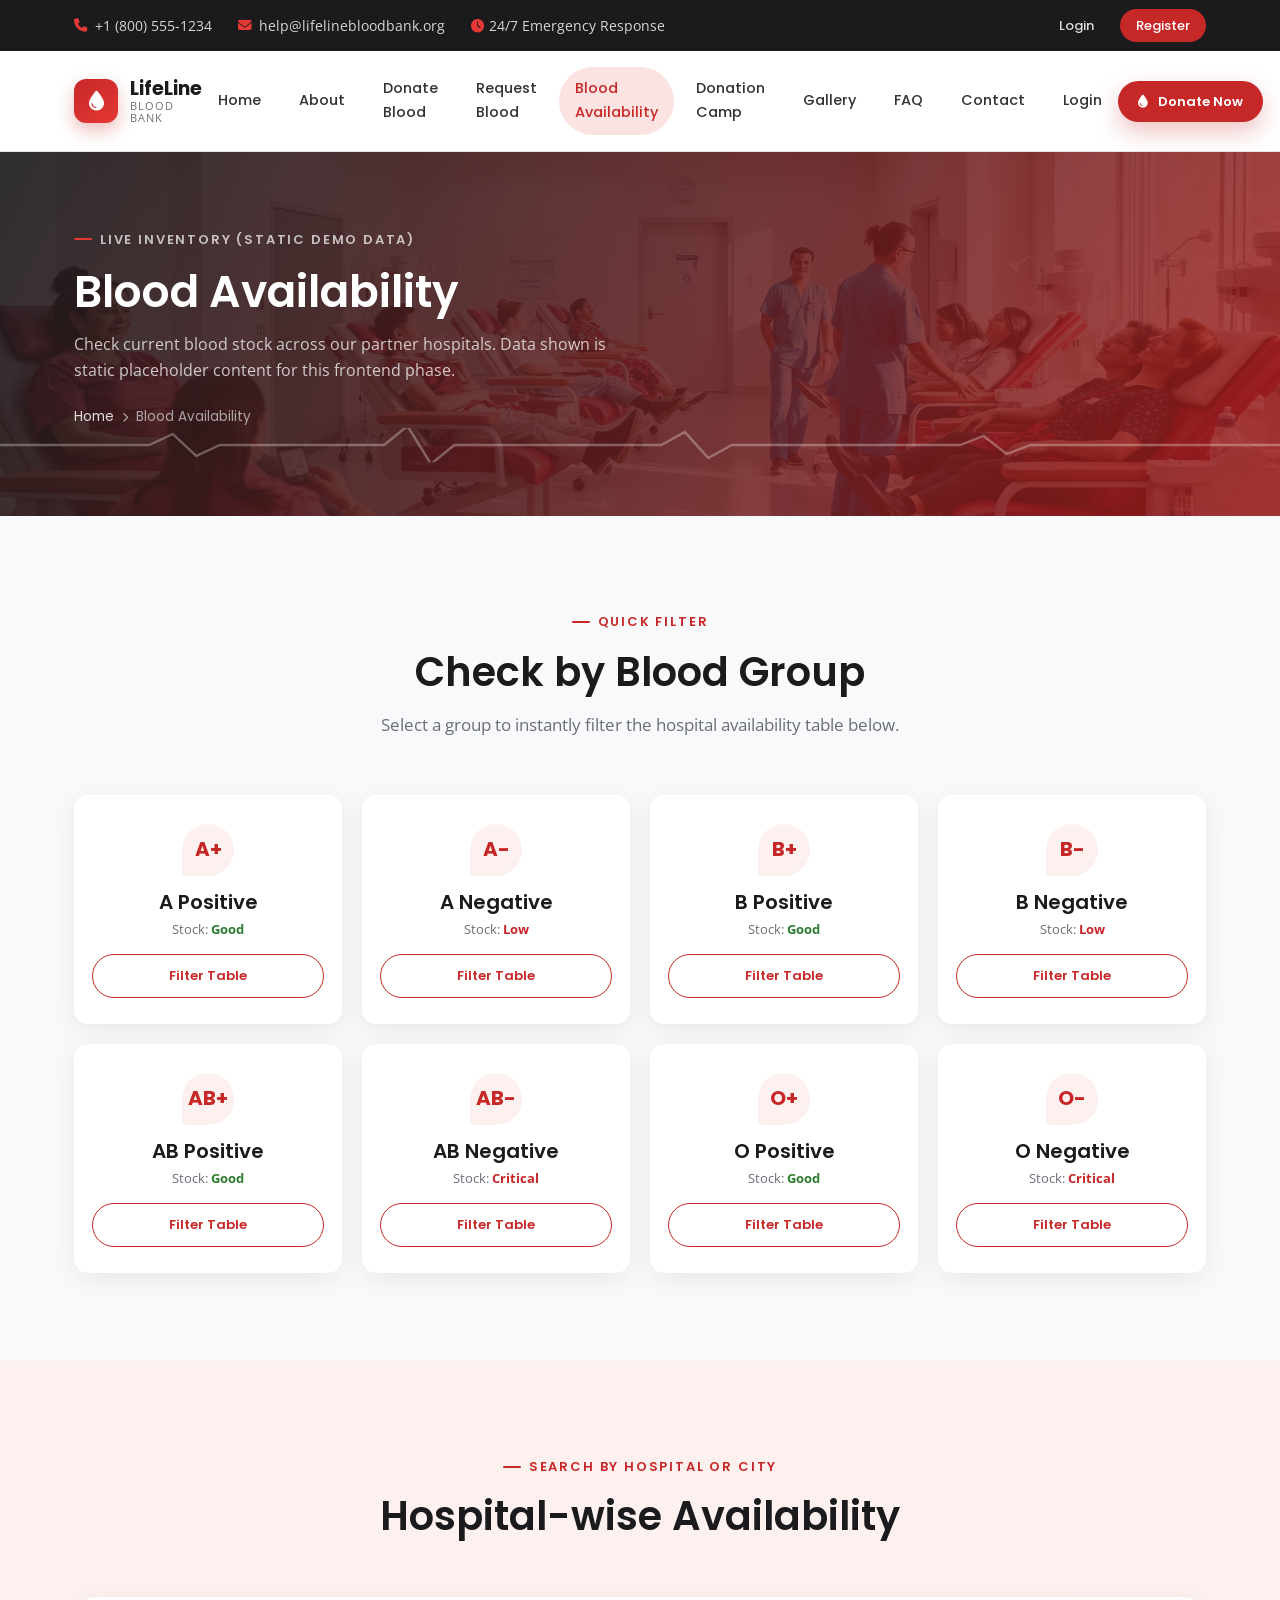
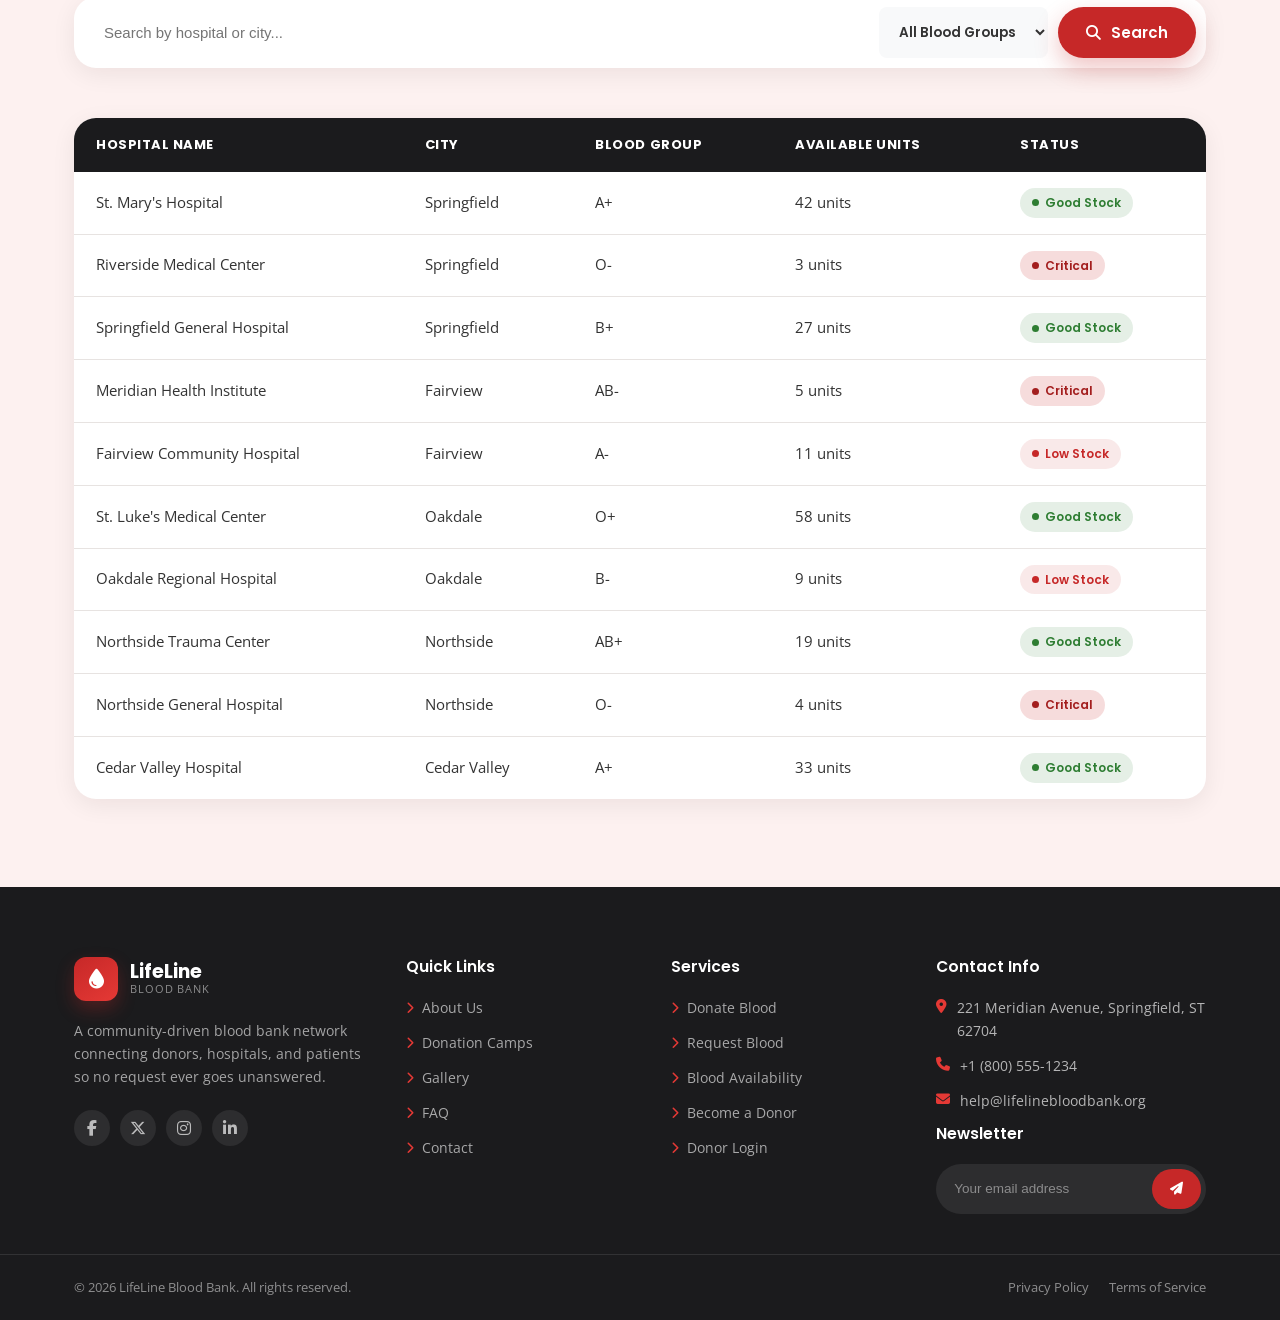
<file: Template/blood-availability.html>
<!DOCTYPE html>
<html lang="en">
<head>
  <meta charset="UTF-8" />
  <meta name="viewport" content="width=device-width, initial-scale=1.0" />
  <title>Blood Availability | LifeLine Blood Bank</title>
  <meta name="description" content="Check live blood availability across LifeLine's partner hospitals by blood group, city, or hospital name." />

  <!-- Google Fonts: Poppins (headings) + Open Sans (body) -->
  <link rel="preconnect" href="https://fonts.googleapis.com">
  <link href="https://fonts.googleapis.com/css2?family=Poppins:wght@300;400;500;600;700&family=Open+Sans:wght@400;500;600;700&display=swap" rel="stylesheet">

  <!-- Font Awesome Icons -->
  <link rel="stylesheet" href="https://cdnjs.cloudflare.com/ajax/libs/font-awesome/6.5.1/css/all.min.css" />

  <!-- Stylesheets -->
  <link rel="stylesheet" href="css/style.css" />
  <link rel="stylesheet" href="css/responsive.css" />
</head>
<body>
  <!-- ===================== TOP BAR ===================== -->
  <div class="topbar">
    <div class="container">
      <div class="topbar-contacts">
        <a href="tel:+18005551234"><i class="fa-solid fa-phone"></i> +1 (800) 555-1234</a>
        <a href="mailto:help@lifelinebloodbank.org" class="hide-small"><i class="fa-solid fa-envelope"></i> help@lifelinebloodbank.org</a>
        <span class="hide-tablet"><i class="fa-solid fa-clock"></i> 24/7 Emergency Response</span>
      </div>
      <div class="topbar-actions">
        <a href="login.html" class="login-link">Login</a>
        <a href="register.html" class="register-link">Register</a>
      </div>
    </div>
  </div>

  <!-- ===================== HEADER / NAVIGATION ===================== -->
  <header class="site-header">
    <div class="container navbar">
      <a href="index.html" class="brand">
        <span class="brand-mark"><i class="fa-solid fa-droplet"></i></span>
        <span class="brand-text">
          <span class="brand-name">LifeLine</span>
          <span class="brand-tag">Blood Bank</span>
        </span>
      </a>

      <nav class="nav-menu" aria-label="Primary navigation">
          <a href="index.html">Home</a>
          <a href="about.html">About</a>
          <a href="donate-blood.html">Donate Blood</a>
          <a href="request-blood.html">Request Blood</a>
          <a href="blood-availability.html" class="active">Blood Availability</a>
          <a href="donation-camp.html">Donation Camp</a>
          <a href="gallery.html">Gallery</a>
          <a href="faq.html">FAQ</a>
          <a href="contact.html">Contact</a>
          <a href="login.html">Login</a>
      </nav>

      <div class="nav-cta">
        <a href="donate-blood.html" class="btn btn-primary btn-sm"><i class="fa-solid fa-droplet"></i> <span class="hide-tablet">Donate Now</span></a>
        <button class="hamburger" aria-label="Toggle navigation menu">
          <span></span><span></span><span></span>
        </button>
      </div>
    </div>
  </header>


  <!-- ===================== PAGE HERO ===================== -->
  <section class="page-hero has-photo">
    <div class="container">
      <span class="eyebrow page-hero-eyebrow">Live inventory (static demo data)</span>
      <h1>Blood Availability</h1>
      <p>Check current blood stock across our partner hospitals. Data shown is static placeholder content for this frontend phase.</p>
      <div class="breadcrumbs"><a href="index.html">Home</a> <i class="fa-solid fa-chevron-right" style="font-size:10px;"></i> <span>Blood Availability</span></div>
    </div>
  <svg class="pulse-divider on-dark" viewBox="0 0 1200 34" preserveAspectRatio="none" aria-hidden="true">
    <path d="M0 17 L140 17 L162 6 L184 28 L206 17 L360 17 L382 -2 L404 36 L426 17 L620 17 L642 4 L664 30 L686 17 L900 17 L922 8 L944 26 L966 17 L1200 17" />
  </svg>

  </section>

  <!-- ===================== BLOOD GROUP QUICK FILTER ===================== -->
  <section class="bloodgroups-section">
    <div class="container">
      <div class="section-head centered">
        <span class="eyebrow">Quick filter</span>
        <h2>Check by Blood Group</h2>
        <p>Select a group to instantly filter the hospital availability table below.</p>
      </div>
      <div class="bloodgroup-grid">
        <div class="bg-card" data-group-filter="A+" style="cursor:pointer;">
          <div class="bg-icon">A+</div>
          <h4>A Positive</h4>
          <p class="avail">Stock: <strong>Good</strong></p>
          <span class="btn btn-outline btn-sm btn-block">Filter Table</span>
        </div>
        <div class="bg-card" data-group-filter="A-" style="cursor:pointer;">
          <div class="bg-icon">A-</div>
          <h4>A Negative</h4>
          <p class="avail low">Stock: <strong>Low</strong></p>
          <span class="btn btn-outline btn-sm btn-block">Filter Table</span>
        </div>
        <div class="bg-card" data-group-filter="B+" style="cursor:pointer;">
          <div class="bg-icon">B+</div>
          <h4>B Positive</h4>
          <p class="avail">Stock: <strong>Good</strong></p>
          <span class="btn btn-outline btn-sm btn-block">Filter Table</span>
        </div>
        <div class="bg-card" data-group-filter="B-" style="cursor:pointer;">
          <div class="bg-icon">B-</div>
          <h4>B Negative</h4>
          <p class="avail low">Stock: <strong>Low</strong></p>
          <span class="btn btn-outline btn-sm btn-block">Filter Table</span>
        </div>
        <div class="bg-card" data-group-filter="AB+" style="cursor:pointer;">
          <div class="bg-icon">AB+</div>
          <h4>AB Positive</h4>
          <p class="avail">Stock: <strong>Good</strong></p>
          <span class="btn btn-outline btn-sm btn-block">Filter Table</span>
        </div>
        <div class="bg-card" data-group-filter="AB-" style="cursor:pointer;">
          <div class="bg-icon">AB-</div>
          <h4>AB Negative</h4>
          <p class="avail low">Stock: <strong>Critical</strong></p>
          <span class="btn btn-outline btn-sm btn-block">Filter Table</span>
        </div>
        <div class="bg-card" data-group-filter="O+" style="cursor:pointer;">
          <div class="bg-icon">O+</div>
          <h4>O Positive</h4>
          <p class="avail">Stock: <strong>Good</strong></p>
          <span class="btn btn-outline btn-sm btn-block">Filter Table</span>
        </div>
        <div class="bg-card" data-group-filter="O-" style="cursor:pointer;">
          <div class="bg-icon">O-</div>
          <h4>O Negative</h4>
          <p class="avail low">Stock: <strong>Critical</strong></p>
          <span class="btn btn-outline btn-sm btn-block">Filter Table</span>
        </div>
      </div>
    </div>
  </section>

  <!-- ===================== SEARCH + TABLE ===================== -->
  <section class="availability-table-section bg-tint">
    <div class="container">
      <div class="section-head centered">
        <span class="eyebrow">Search by hospital or city</span>
        <h2>Hospital-wise Availability</h2>
      </div>

      <div class="search-bar-wrap">
        <input type="text" id="availSearchInput" placeholder="Search by hospital or city..." />
        <select id="availGroupSelect">
          <option value="all">All Blood Groups</option>
          <option value="A+">A+</option>
          <option value="A-">A-</option>
          <option value="B+">B+</option>
          <option value="B-">B-</option>
          <option value="AB+">AB+</option>
          <option value="AB-">AB-</option>
          <option value="O+">O+</option>
          <option value="O-">O-</option>
        </select>
        <button class="btn btn-primary"><i class="fa-solid fa-magnifying-glass"></i> Search</button>
      </div>

      <div class="avail-table-wrap">
        <table class="avail-table">
          <thead>
            <tr>
              <th>Hospital Name</th>
              <th>City</th>
              <th>Blood Group</th>
              <th>Available Units</th>
              <th>Status</th>
            </tr>
          </thead>
          <tbody>
            <tr data-hospital="St. Mary's Hospital" data-city="Springfield" data-group="A+">
              <td>St. Mary's Hospital</td>
              <td>Springfield</td>
              <td>A+</td>
              <td>42 units</td>
              <td><span class="badge status-good">Good Stock</span></td>
            </tr>
            <tr data-hospital="Riverside Medical Center" data-city="Springfield" data-group="O-">
              <td>Riverside Medical Center</td>
              <td>Springfield</td>
              <td>O-</td>
              <td>3 units</td>
              <td><span class="badge status-critical">Critical</span></td>
            </tr>
            <tr data-hospital="Springfield General Hospital" data-city="Springfield" data-group="B+">
              <td>Springfield General Hospital</td>
              <td>Springfield</td>
              <td>B+</td>
              <td>27 units</td>
              <td><span class="badge status-good">Good Stock</span></td>
            </tr>
            <tr data-hospital="Meridian Health Institute" data-city="Fairview" data-group="AB-">
              <td>Meridian Health Institute</td>
              <td>Fairview</td>
              <td>AB-</td>
              <td>5 units</td>
              <td><span class="badge status-critical">Critical</span></td>
            </tr>
            <tr data-hospital="Fairview Community Hospital" data-city="Fairview" data-group="A-">
              <td>Fairview Community Hospital</td>
              <td>Fairview</td>
              <td>A-</td>
              <td>11 units</td>
              <td><span class="badge status-low">Low Stock</span></td>
            </tr>
            <tr data-hospital="St. Luke's Medical Center" data-city="Oakdale" data-group="O+">
              <td>St. Luke's Medical Center</td>
              <td>Oakdale</td>
              <td>O+</td>
              <td>58 units</td>
              <td><span class="badge status-good">Good Stock</span></td>
            </tr>
            <tr data-hospital="Oakdale Regional Hospital" data-city="Oakdale" data-group="B-">
              <td>Oakdale Regional Hospital</td>
              <td>Oakdale</td>
              <td>B-</td>
              <td>9 units</td>
              <td><span class="badge status-low">Low Stock</span></td>
            </tr>
            <tr data-hospital="Northside Trauma Center" data-city="Northside" data-group="AB+">
              <td>Northside Trauma Center</td>
              <td>Northside</td>
              <td>AB+</td>
              <td>19 units</td>
              <td><span class="badge status-good">Good Stock</span></td>
            </tr>
            <tr data-hospital="Northside General Hospital" data-city="Northside" data-group="O-">
              <td>Northside General Hospital</td>
              <td>Northside</td>
              <td>O-</td>
              <td>4 units</td>
              <td><span class="badge status-critical">Critical</span></td>
            </tr>
            <tr data-hospital="Cedar Valley Hospital" data-city="Cedar Valley" data-group="A+">
              <td>Cedar Valley Hospital</td>
              <td>Cedar Valley</td>
              <td>A+</td>
              <td>33 units</td>
              <td><span class="badge status-good">Good Stock</span></td>
            </tr>
          </tbody>
        </table>
      </div>
    </div>
  </section>
  <!-- ===================== FOOTER ===================== -->
  <footer class="site-footer">
    <div class="footer-top">
      <div class="container footer-grid">

        <div class="footer-brand">
          <a href="index.html" class="brand">
            <span class="brand-mark"><i class="fa-solid fa-droplet"></i></span>
            <span class="brand-text">
              <span class="brand-name">LifeLine</span>
              <span class="brand-tag">Blood Bank</span>
            </span>
          </a>
          <div class="footer-about">
            <p>A community-driven blood bank network connecting donors, hospitals, and patients so no request ever goes unanswered.</p>
          </div>
          <div class="footer-social">
            <a href="#" aria-label="Facebook"><i class="fa-brands fa-facebook-f"></i></a>
            <a href="#" aria-label="Twitter"><i class="fa-brands fa-x-twitter"></i></a>
            <a href="#" aria-label="Instagram"><i class="fa-brands fa-instagram"></i></a>
            <a href="#" aria-label="LinkedIn"><i class="fa-brands fa-linkedin-in"></i></a>
          </div>
        </div>

        <div class="footer-col">
          <h4>Quick Links</h4>
          <ul>
            <li><a href="about.html"><i class="fa-solid fa-chevron-right"></i> About Us</a></li>
            <li><a href="donation-camp.html"><i class="fa-solid fa-chevron-right"></i> Donation Camps</a></li>
            <li><a href="gallery.html"><i class="fa-solid fa-chevron-right"></i> Gallery</a></li>
            <li><a href="faq.html"><i class="fa-solid fa-chevron-right"></i> FAQ</a></li>
            <li><a href="contact.html"><i class="fa-solid fa-chevron-right"></i> Contact</a></li>
          </ul>
        </div>

        <div class="footer-col">
          <h4>Services</h4>
          <ul>
            <li><a href="donate-blood.html"><i class="fa-solid fa-chevron-right"></i> Donate Blood</a></li>
            <li><a href="request-blood.html"><i class="fa-solid fa-chevron-right"></i> Request Blood</a></li>
            <li><a href="blood-availability.html"><i class="fa-solid fa-chevron-right"></i> Blood Availability</a></li>
            <li><a href="register.html"><i class="fa-solid fa-chevron-right"></i> Become a Donor</a></li>
            <li><a href="login.html"><i class="fa-solid fa-chevron-right"></i> Donor Login</a></li>
          </ul>
        </div>

        <div class="footer-col">
          <h4>Contact Info</h4>
          <ul class="footer-contact">
            <li><i class="fa-solid fa-location-dot"></i> <span>221 Meridian Avenue, Springfield, ST 62704</span></li>
            <li><i class="fa-solid fa-phone"></i> <span>+1 (800) 555-1234</span></li>
            <li><i class="fa-solid fa-envelope"></i> <span>help@lifelinebloodbank.org</span></li>
          </ul>
          <div class="newsletter-box">
            <h4>Newsletter</h4>
            <form class="newsletter-form" data-frontend-only="#newsletterNote">
              <input type="email" placeholder="Your email address" required />
              <button type="submit"><i class="fa-solid fa-paper-plane"></i></button>
            </form>
          </div>
        </div>

      </div>
    </div>

    <div class="footer-bottom">
      <div class="container">
        <span>&copy; 2026 LifeLine Blood Bank. All rights reserved.</span>
        <div class="footer-bottom-links">
          <a href="#">Privacy Policy</a>
          <a href="#">Terms of Service</a>
        </div>
      </div>
    </div>
  </footer>

  <!-- Back to top -->
  <button class="back-to-top" aria-label="Back to top"><i class="fa-solid fa-arrow-up"></i></button>

  <script src="js/main.js"></script>
</body>
</html>
</file>
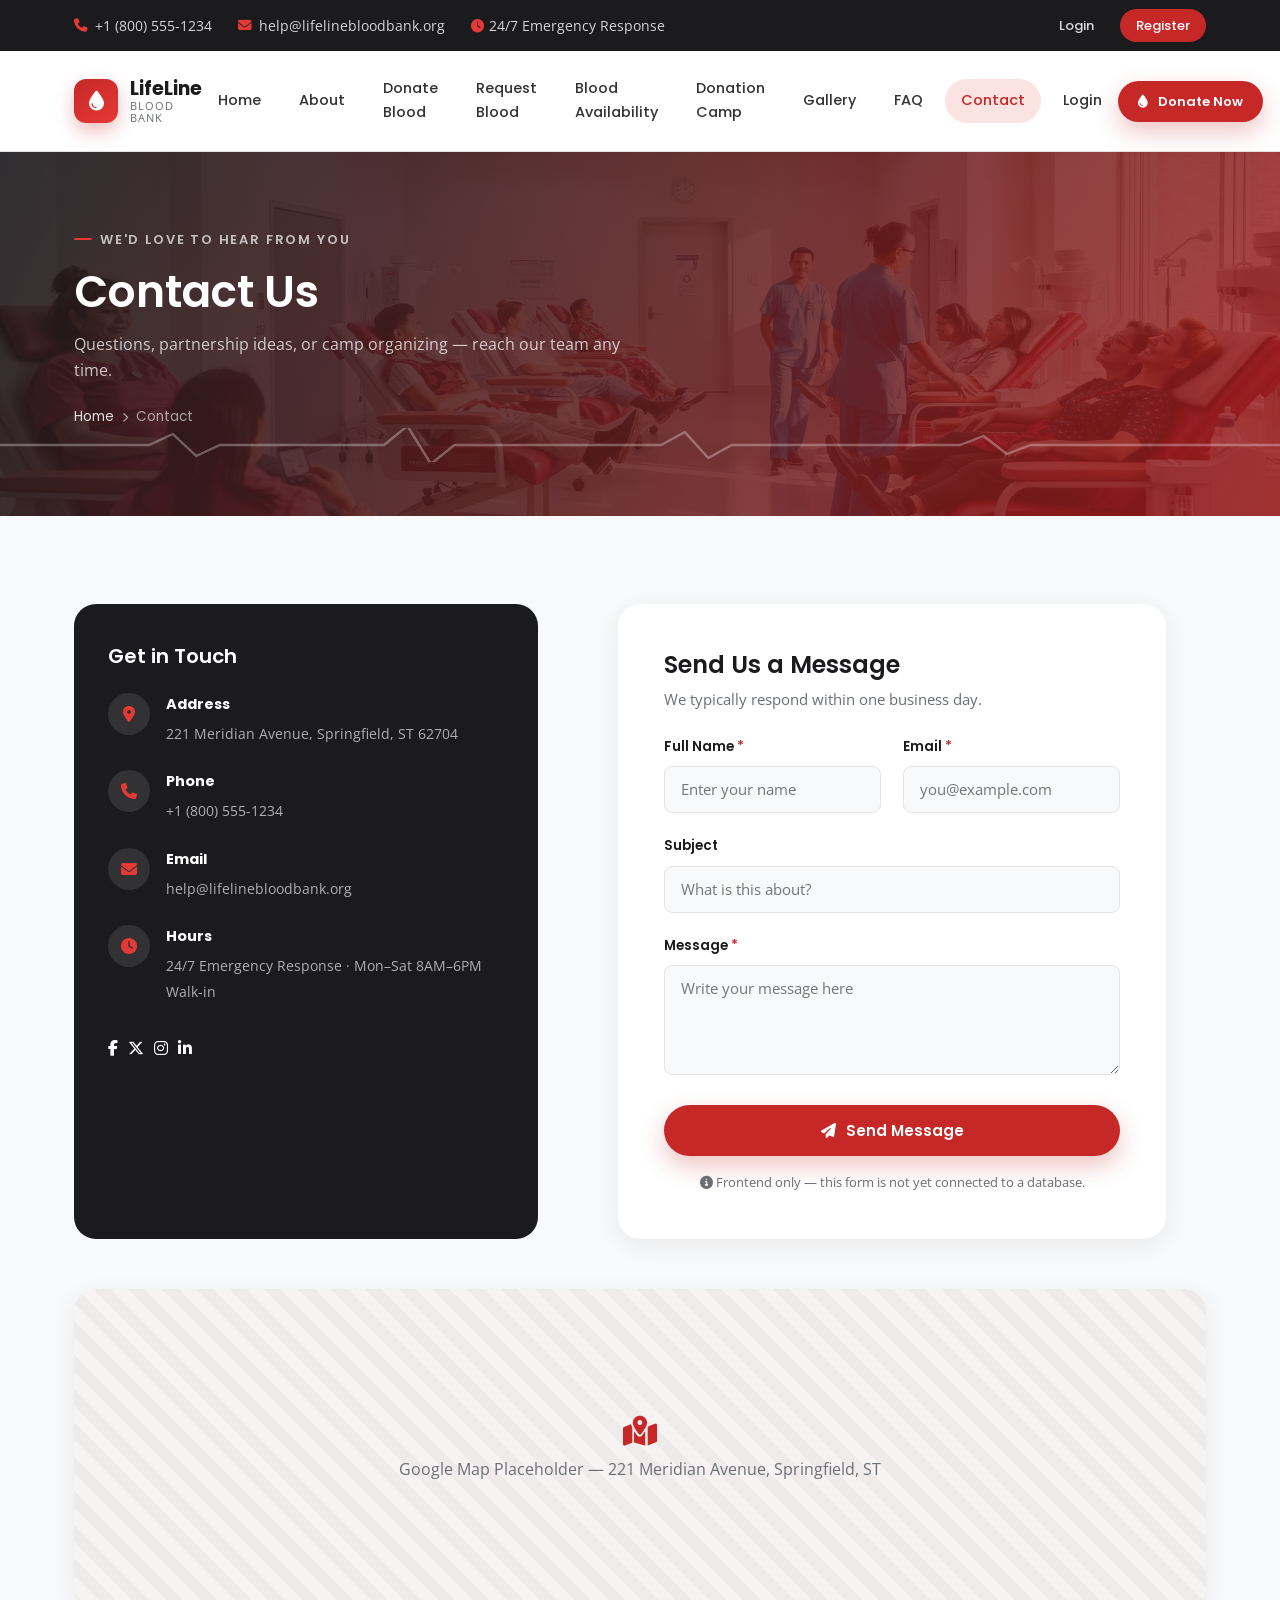
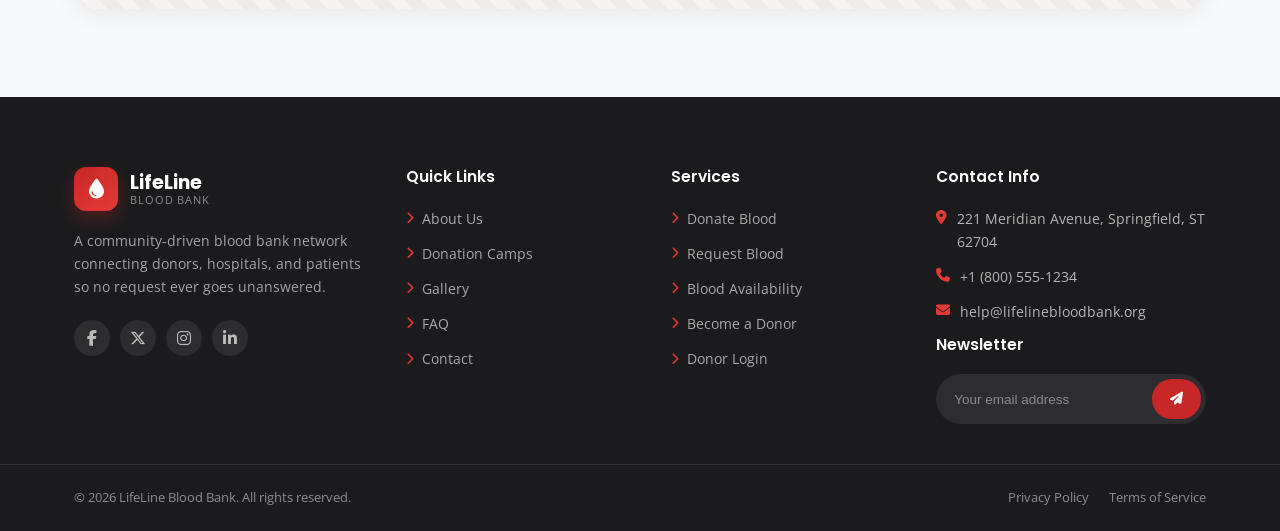
<file: Template/contact.html>
<!DOCTYPE html>
<html lang="en">
<head>
  <meta charset="UTF-8" />
  <meta name="viewport" content="width=device-width, initial-scale=1.0" />
  <title>Contact | LifeLine Blood Bank</title>
  <meta name="description" content="Contact LifeLine Blood Bank for questions, partnerships, or to organize a donation camp in your area." />

  <!-- Google Fonts: Poppins (headings) + Open Sans (body) -->
  <link rel="preconnect" href="https://fonts.googleapis.com">
  <link href="https://fonts.googleapis.com/css2?family=Poppins:wght@300;400;500;600;700&family=Open+Sans:wght@400;500;600;700&display=swap" rel="stylesheet">

  <!-- Font Awesome Icons -->
  <link rel="stylesheet" href="https://cdnjs.cloudflare.com/ajax/libs/font-awesome/6.5.1/css/all.min.css" />

  <!-- Stylesheets -->
  <link rel="stylesheet" href="css/style.css" />
  <link rel="stylesheet" href="css/responsive.css" />
</head>
<body>
  <!-- ===================== TOP BAR ===================== -->
  <div class="topbar">
    <div class="container">
      <div class="topbar-contacts">
        <a href="tel:+18005551234"><i class="fa-solid fa-phone"></i> +1 (800) 555-1234</a>
        <a href="mailto:help@lifelinebloodbank.org" class="hide-small"><i class="fa-solid fa-envelope"></i> help@lifelinebloodbank.org</a>
        <span class="hide-tablet"><i class="fa-solid fa-clock"></i> 24/7 Emergency Response</span>
      </div>
      <div class="topbar-actions">
        <a href="login.html" class="login-link">Login</a>
        <a href="register.html" class="register-link">Register</a>
      </div>
    </div>
  </div>

  <!-- ===================== HEADER / NAVIGATION ===================== -->
  <header class="site-header">
    <div class="container navbar">
      <a href="index.html" class="brand">
        <span class="brand-mark"><i class="fa-solid fa-droplet"></i></span>
        <span class="brand-text">
          <span class="brand-name">LifeLine</span>
          <span class="brand-tag">Blood Bank</span>
        </span>
      </a>

      <nav class="nav-menu" aria-label="Primary navigation">
          <a href="index.html">Home</a>
          <a href="about.html">About</a>
          <a href="donate-blood.html">Donate Blood</a>
          <a href="request-blood.html">Request Blood</a>
          <a href="blood-availability.html">Blood Availability</a>
          <a href="donation-camp.html">Donation Camp</a>
          <a href="gallery.html">Gallery</a>
          <a href="faq.html">FAQ</a>
          <a href="contact.html" class="active">Contact</a>
          <a href="login.html">Login</a>
      </nav>

      <div class="nav-cta">
        <a href="donate-blood.html" class="btn btn-primary btn-sm"><i class="fa-solid fa-droplet"></i> <span class="hide-tablet">Donate Now</span></a>
        <button class="hamburger" aria-label="Toggle navigation menu">
          <span></span><span></span><span></span>
        </button>
      </div>
    </div>
  </header>


  <!-- ===================== PAGE HERO ===================== -->
  <section class="page-hero has-photo">
    <div class="container">
      <span class="eyebrow page-hero-eyebrow">We'd love to hear from you</span>
      <h1>Contact Us</h1>
      <p>Questions, partnership ideas, or camp organizing — reach our team any time.</p>
      <div class="breadcrumbs"><a href="index.html">Home</a> <i class="fa-solid fa-chevron-right" style="font-size:10px;"></i> <span>Contact</span></div>
    </div>
  <svg class="pulse-divider on-dark" viewBox="0 0 1200 34" preserveAspectRatio="none" aria-hidden="true">
    <path d="M0 17 L140 17 L162 6 L184 28 L206 17 L360 17 L382 -2 L404 36 L426 17 L620 17 L642 4 L664 30 L686 17 L900 17 L922 8 L944 26 L966 17 L1200 17" />
  </svg>

  </section>

  <!-- ===================== CONTACT INFO + FORM ===================== -->
  <section class="contact-section">
    <div class="container contact-grid">

      <div class="contact-info-card">
        <h3>Get in Touch</h3>
        <div class="contact-info-item">
          <i class="fa-solid fa-location-dot"></i>
          <div><strong>Address</strong><span>221 Meridian Avenue, Springfield, ST 62704</span></div>
        </div>
        <div class="contact-info-item">
          <i class="fa-solid fa-phone"></i>
          <div><strong>Phone</strong><a href="tel:+18005551234">+1 (800) 555-1234</a></div>
        </div>
        <div class="contact-info-item">
          <i class="fa-solid fa-envelope"></i>
          <div><strong>Email</strong><a href="mailto:help@lifelinebloodbank.org">help@lifelinebloodbank.org</a></div>
        </div>
        <div class="contact-info-item">
          <i class="fa-solid fa-clock"></i>
          <div><strong>Hours</strong><span>24/7 Emergency Response · Mon–Sat 8AM–6PM Walk-in</span></div>
        </div>
        <div class="contact-social">
          <a href="#" aria-label="Facebook"><i class="fa-brands fa-facebook-f"></i></a>
          <a href="#" aria-label="Twitter"><i class="fa-brands fa-x-twitter"></i></a>
          <a href="#" aria-label="Instagram"><i class="fa-brands fa-instagram"></i></a>
          <a href="#" aria-label="LinkedIn"><i class="fa-brands fa-linkedin-in"></i></a>
        </div>
      </div>

      <div class="form-shell" style="box-shadow:var(--shadow-soft);">
        <div class="form-shell-head" style="text-align:left; margin-bottom:24px;">
          <h2>Send Us a Message</h2>
          <p>We typically respond within one business day.</p>
        </div>
        <form data-frontend-only="#contactFormNote">
          <div class="form-grid">
            <div class="form-group">
              <label for="contactName">Full Name <span class="req">*</span></label>
              <input type="text" id="contactName" name="contactName" placeholder="Enter your name" required />
            </div>
            <div class="form-group">
              <label for="contactEmail">Email <span class="req">*</span></label>
              <input type="email" id="contactEmail" name="contactEmail" placeholder="you@example.com" required />
            </div>
            <div class="form-group full">
              <label for="contactSubject">Subject</label>
              <input type="text" id="contactSubject" name="contactSubject" placeholder="What is this about?" />
            </div>
            <div class="form-group full">
              <label for="contactMessage">Message <span class="req">*</span></label>
              <textarea id="contactMessage" name="contactMessage" placeholder="Write your message here" required></textarea>
            </div>
          </div>
          <div class="form-actions">
            <button type="submit" class="btn btn-primary btn-block"><i class="fa-solid fa-paper-plane"></i> Send Message</button>
            <p class="form-note" id="contactFormNote"><i class="fa-solid fa-circle-info"></i> Frontend only — this form is not yet connected to a database.</p>
          </div>
        </form>
      </div>

    </div>

    <div class="container">
      <div class="map-placeholder">
        <i class="fa-solid fa-map-location-dot"></i>
        <span>Google Map Placeholder — 221 Meridian Avenue, Springfield, ST</span>
      </div>
    </div>
  </section>
  <!-- ===================== FOOTER ===================== -->
  <footer class="site-footer">
    <div class="footer-top">
      <div class="container footer-grid">

        <div class="footer-brand">
          <a href="index.html" class="brand">
            <span class="brand-mark"><i class="fa-solid fa-droplet"></i></span>
            <span class="brand-text">
              <span class="brand-name">LifeLine</span>
              <span class="brand-tag">Blood Bank</span>
            </span>
          </a>
          <div class="footer-about">
            <p>A community-driven blood bank network connecting donors, hospitals, and patients so no request ever goes unanswered.</p>
          </div>
          <div class="footer-social">
            <a href="#" aria-label="Facebook"><i class="fa-brands fa-facebook-f"></i></a>
            <a href="#" aria-label="Twitter"><i class="fa-brands fa-x-twitter"></i></a>
            <a href="#" aria-label="Instagram"><i class="fa-brands fa-instagram"></i></a>
            <a href="#" aria-label="LinkedIn"><i class="fa-brands fa-linkedin-in"></i></a>
          </div>
        </div>

        <div class="footer-col">
          <h4>Quick Links</h4>
          <ul>
            <li><a href="about.html"><i class="fa-solid fa-chevron-right"></i> About Us</a></li>
            <li><a href="donation-camp.html"><i class="fa-solid fa-chevron-right"></i> Donation Camps</a></li>
            <li><a href="gallery.html"><i class="fa-solid fa-chevron-right"></i> Gallery</a></li>
            <li><a href="faq.html"><i class="fa-solid fa-chevron-right"></i> FAQ</a></li>
            <li><a href="contact.html"><i class="fa-solid fa-chevron-right"></i> Contact</a></li>
          </ul>
        </div>

        <div class="footer-col">
          <h4>Services</h4>
          <ul>
            <li><a href="donate-blood.html"><i class="fa-solid fa-chevron-right"></i> Donate Blood</a></li>
            <li><a href="request-blood.html"><i class="fa-solid fa-chevron-right"></i> Request Blood</a></li>
            <li><a href="blood-availability.html"><i class="fa-solid fa-chevron-right"></i> Blood Availability</a></li>
            <li><a href="register.html"><i class="fa-solid fa-chevron-right"></i> Become a Donor</a></li>
            <li><a href="login.html"><i class="fa-solid fa-chevron-right"></i> Donor Login</a></li>
          </ul>
        </div>

        <div class="footer-col">
          <h4>Contact Info</h4>
          <ul class="footer-contact">
            <li><i class="fa-solid fa-location-dot"></i> <span>221 Meridian Avenue, Springfield, ST 62704</span></li>
            <li><i class="fa-solid fa-phone"></i> <span>+1 (800) 555-1234</span></li>
            <li><i class="fa-solid fa-envelope"></i> <span>help@lifelinebloodbank.org</span></li>
          </ul>
          <div class="newsletter-box">
            <h4>Newsletter</h4>
            <form class="newsletter-form" data-frontend-only="#newsletterNote">
              <input type="email" placeholder="Your email address" required />
              <button type="submit"><i class="fa-solid fa-paper-plane"></i></button>
            </form>
          </div>
        </div>

      </div>
    </div>

    <div class="footer-bottom">
      <div class="container">
        <span>&copy; 2026 LifeLine Blood Bank. All rights reserved.</span>
        <div class="footer-bottom-links">
          <a href="#">Privacy Policy</a>
          <a href="#">Terms of Service</a>
        </div>
      </div>
    </div>
  </footer>

  <!-- Back to top -->
  <button class="back-to-top" aria-label="Back to top"><i class="fa-solid fa-arrow-up"></i></button>

  <script src="js/main.js"></script>
</body>
</html>
</file>
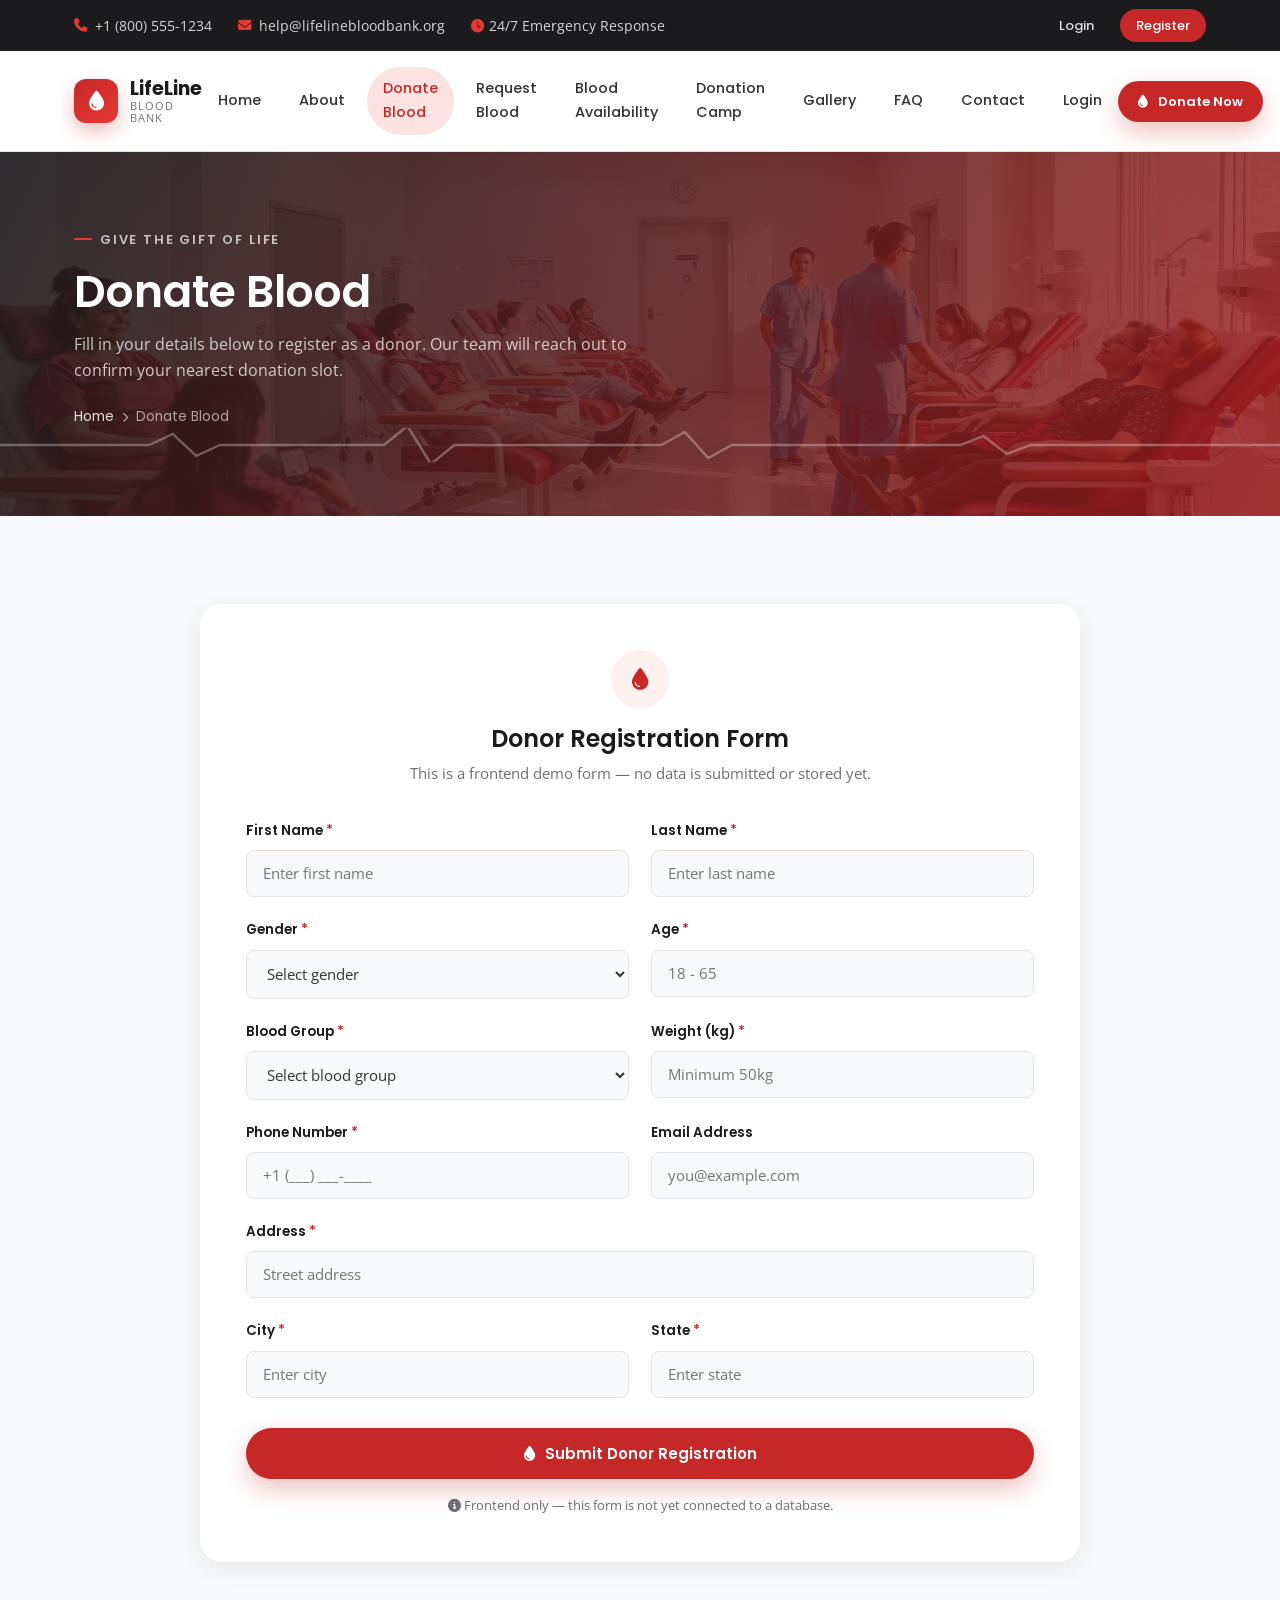
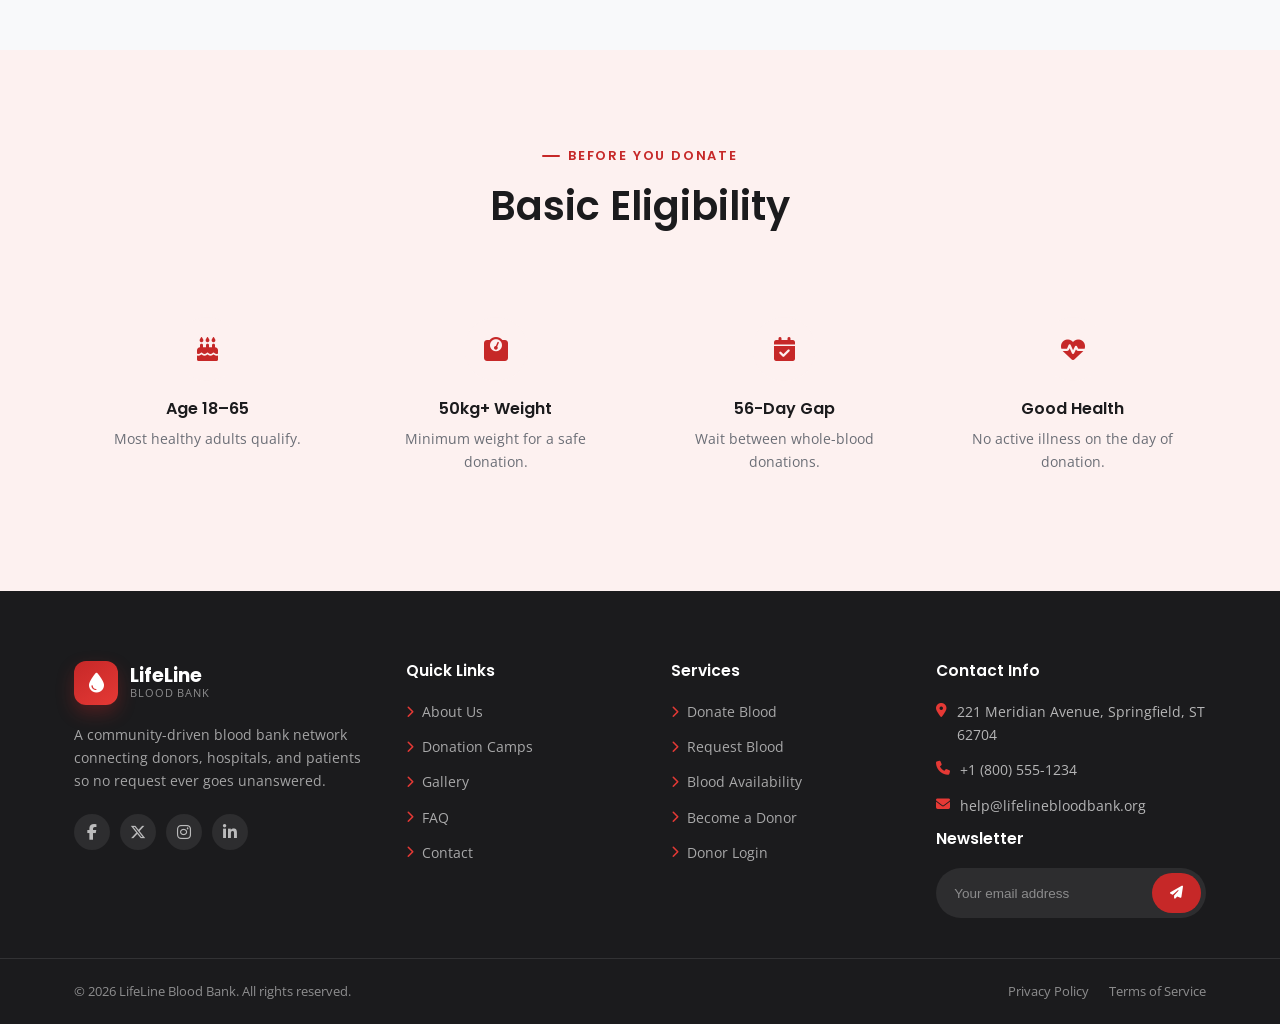
<file: Template/donate-blood.html>
<!DOCTYPE html>
<html lang="en">
<head>
  <meta charset="UTF-8" />
  <meta name="viewport" content="width=device-width, initial-scale=1.0" />
  <title>Donate Blood | LifeLine Blood Bank</title>
  <meta name="description" content="Register to donate blood with LifeLine Blood Bank. Simple donor registration form — quick, safe, and impactful." />

  <!-- Google Fonts: Poppins (headings) + Open Sans (body) -->
  <link rel="preconnect" href="https://fonts.googleapis.com">
  <link href="https://fonts.googleapis.com/css2?family=Poppins:wght@300;400;500;600;700&family=Open+Sans:wght@400;500;600;700&display=swap" rel="stylesheet">

  <!-- Font Awesome Icons -->
  <link rel="stylesheet" href="https://cdnjs.cloudflare.com/ajax/libs/font-awesome/6.5.1/css/all.min.css" />

  <!-- Stylesheets -->
  <link rel="stylesheet" href="css/style.css" />
  <link rel="stylesheet" href="css/responsive.css" />
</head>
<body>
  <!-- ===================== TOP BAR ===================== -->
  <div class="topbar">
    <div class="container">
      <div class="topbar-contacts">
        <a href="tel:+18005551234"><i class="fa-solid fa-phone"></i> +1 (800) 555-1234</a>
        <a href="mailto:help@lifelinebloodbank.org" class="hide-small"><i class="fa-solid fa-envelope"></i> help@lifelinebloodbank.org</a>
        <span class="hide-tablet"><i class="fa-solid fa-clock"></i> 24/7 Emergency Response</span>
      </div>
      <div class="topbar-actions">
        <a href="login.html" class="login-link">Login</a>
        <a href="register.html" class="register-link">Register</a>
      </div>
    </div>
  </div>

  <!-- ===================== HEADER / NAVIGATION ===================== -->
  <header class="site-header">
    <div class="container navbar">
      <a href="index.html" class="brand">
        <span class="brand-mark"><i class="fa-solid fa-droplet"></i></span>
        <span class="brand-text">
          <span class="brand-name">LifeLine</span>
          <span class="brand-tag">Blood Bank</span>
        </span>
      </a>

      <nav class="nav-menu" aria-label="Primary navigation">
          <a href="index.html">Home</a>
          <a href="about.html">About</a>
          <a href="donate-blood.html" class="active">Donate Blood</a>
          <a href="request-blood.html">Request Blood</a>
          <a href="blood-availability.html">Blood Availability</a>
          <a href="donation-camp.html">Donation Camp</a>
          <a href="gallery.html">Gallery</a>
          <a href="faq.html">FAQ</a>
          <a href="contact.html">Contact</a>
          <a href="login.html">Login</a>
      </nav>

      <div class="nav-cta">
        <a href="donate-blood.html" class="btn btn-primary btn-sm"><i class="fa-solid fa-droplet"></i> <span class="hide-tablet">Donate Now</span></a>
        <button class="hamburger" aria-label="Toggle navigation menu">
          <span></span><span></span><span></span>
        </button>
      </div>
    </div>
  </header>


  <!-- ===================== PAGE HERO ===================== -->
  <section class="page-hero has-photo">
    <div class="container">
      <span class="eyebrow page-hero-eyebrow">Give the gift of life</span>
      <h1>Donate Blood</h1>
      <p>Fill in your details below to register as a donor. Our team will reach out to confirm your nearest donation slot.</p>
      <div class="breadcrumbs"><a href="index.html">Home</a> <i class="fa-solid fa-chevron-right" style="font-size:10px;"></i> <span>Donate Blood</span></div>
    </div>
  <svg class="pulse-divider on-dark" viewBox="0 0 1200 34" preserveAspectRatio="none" aria-hidden="true">
    <path d="M0 17 L140 17 L162 6 L184 28 L206 17 L360 17 L382 -2 L404 36 L426 17 L620 17 L642 4 L664 30 L686 17 L900 17 L922 8 L944 26 L966 17 L1200 17" />
  </svg>

  </section>

  <!-- ===================== DONATION FORM ===================== -->
  <section class="donate-form-section">
    <div class="container">
      <div class="form-shell">
        <div class="form-shell-head">
          <i class="fa-solid fa-droplet"></i>
          <h2>Donor Registration Form</h2>
          <p>This is a frontend demo form — no data is submitted or stored yet.</p>
        </div>

        <form data-frontend-only="#donateFormNote">
          <div class="form-grid">
            <div class="form-group">
              <label for="firstName">First Name <span class="req">*</span></label>
              <input type="text" id="firstName" name="firstName" placeholder="Enter first name" required />
            </div>
            <div class="form-group">
              <label for="lastName">Last Name <span class="req">*</span></label>
              <input type="text" id="lastName" name="lastName" placeholder="Enter last name" required />
            </div>

            <div class="form-group">
              <label for="gender">Gender <span class="req">*</span></label>
              <select id="gender" name="gender" required>
                <option value="">Select gender</option>
                <option>Male</option>
                <option>Female</option>
                <option>Other</option>
              </select>
            </div>
            <div class="form-group">
              <label for="age">Age <span class="req">*</span></label>
              <input type="number" id="age" name="age" min="18" max="65" placeholder="18 - 65" required />
            </div>

            <div class="form-group">
              <label for="bloodGroup">Blood Group <span class="req">*</span></label>
              <select id="bloodGroup" name="bloodGroup" required>
                <option value="">Select blood group</option>
                <option>A+</option><option>A-</option>
                <option>B+</option><option>B-</option>
                <option>AB+</option><option>AB-</option>
                <option>O+</option><option>O-</option>
                <option>Not sure</option>
              </select>
            </div>
            <div class="form-group">
              <label for="weight">Weight (kg) <span class="req">*</span></label>
              <input type="number" id="weight" name="weight" placeholder="Minimum 50kg" required />
            </div>

            <div class="form-group">
              <label for="phone">Phone Number <span class="req">*</span></label>
              <input type="tel" id="phone" name="phone" placeholder="+1 (___) ___-____" required />
            </div>
            <div class="form-group">
              <label for="email">Email Address</label>
              <input type="email" id="email" name="email" placeholder="you@example.com" />
            </div>

            <div class="form-group full">
              <label for="address">Address <span class="req">*</span></label>
              <input type="text" id="address" name="address" placeholder="Street address" required />
            </div>

            <div class="form-group">
              <label for="city">City <span class="req">*</span></label>
              <input type="text" id="city" name="city" placeholder="Enter city" required />
            </div>
            <div class="form-group">
              <label for="state">State <span class="req">*</span></label>
              <input type="text" id="state" name="state" placeholder="Enter state" required />
            </div>
          </div>

          <div class="form-actions">
            <button type="submit" class="btn btn-primary btn-block"><i class="fa-solid fa-droplet"></i> Submit Donor Registration</button>
            <p class="form-note" id="donateFormNote"><i class="fa-solid fa-circle-info"></i> Frontend only — this form is not yet connected to a database.</p>
          </div>
        </form>
      </div>
    </div>
  </section>

  <!-- ===================== ELIGIBILITY QUICK NOTE ===================== -->
  <section class="choose-section bg-tint">
    <div class="container">
      <div class="section-head centered">
        <span class="eyebrow">Before you donate</span>
        <h2>Basic Eligibility</h2>
      </div>
      <div class="choose-grid">
        <div class="choose-card"><i class="fa-solid fa-cake-candles"></i><h4>Age 18–65</h4><p>Most healthy adults qualify.</p></div>
        <div class="choose-card"><i class="fa-solid fa-weight-scale"></i><h4>50kg+ Weight</h4><p>Minimum weight for a safe donation.</p></div>
        <div class="choose-card"><i class="fa-solid fa-calendar-check"></i><h4>56-Day Gap</h4><p>Wait between whole-blood donations.</p></div>
        <div class="choose-card"><i class="fa-solid fa-heart-pulse"></i><h4>Good Health</h4><p>No active illness on the day of donation.</p></div>
      </div>
    </div>
  </section>
  <!-- ===================== FOOTER ===================== -->
  <footer class="site-footer">
    <div class="footer-top">
      <div class="container footer-grid">

        <div class="footer-brand">
          <a href="index.html" class="brand">
            <span class="brand-mark"><i class="fa-solid fa-droplet"></i></span>
            <span class="brand-text">
              <span class="brand-name">LifeLine</span>
              <span class="brand-tag">Blood Bank</span>
            </span>
          </a>
          <div class="footer-about">
            <p>A community-driven blood bank network connecting donors, hospitals, and patients so no request ever goes unanswered.</p>
          </div>
          <div class="footer-social">
            <a href="#" aria-label="Facebook"><i class="fa-brands fa-facebook-f"></i></a>
            <a href="#" aria-label="Twitter"><i class="fa-brands fa-x-twitter"></i></a>
            <a href="#" aria-label="Instagram"><i class="fa-brands fa-instagram"></i></a>
            <a href="#" aria-label="LinkedIn"><i class="fa-brands fa-linkedin-in"></i></a>
          </div>
        </div>

        <div class="footer-col">
          <h4>Quick Links</h4>
          <ul>
            <li><a href="about.html"><i class="fa-solid fa-chevron-right"></i> About Us</a></li>
            <li><a href="donation-camp.html"><i class="fa-solid fa-chevron-right"></i> Donation Camps</a></li>
            <li><a href="gallery.html"><i class="fa-solid fa-chevron-right"></i> Gallery</a></li>
            <li><a href="faq.html"><i class="fa-solid fa-chevron-right"></i> FAQ</a></li>
            <li><a href="contact.html"><i class="fa-solid fa-chevron-right"></i> Contact</a></li>
          </ul>
        </div>

        <div class="footer-col">
          <h4>Services</h4>
          <ul>
            <li><a href="donate-blood.html"><i class="fa-solid fa-chevron-right"></i> Donate Blood</a></li>
            <li><a href="request-blood.html"><i class="fa-solid fa-chevron-right"></i> Request Blood</a></li>
            <li><a href="blood-availability.html"><i class="fa-solid fa-chevron-right"></i> Blood Availability</a></li>
            <li><a href="register.html"><i class="fa-solid fa-chevron-right"></i> Become a Donor</a></li>
            <li><a href="login.html"><i class="fa-solid fa-chevron-right"></i> Donor Login</a></li>
          </ul>
        </div>

        <div class="footer-col">
          <h4>Contact Info</h4>
          <ul class="footer-contact">
            <li><i class="fa-solid fa-location-dot"></i> <span>221 Meridian Avenue, Springfield, ST 62704</span></li>
            <li><i class="fa-solid fa-phone"></i> <span>+1 (800) 555-1234</span></li>
            <li><i class="fa-solid fa-envelope"></i> <span>help@lifelinebloodbank.org</span></li>
          </ul>
          <div class="newsletter-box">
            <h4>Newsletter</h4>
            <form class="newsletter-form" data-frontend-only="#newsletterNote">
              <input type="email" placeholder="Your email address" required />
              <button type="submit"><i class="fa-solid fa-paper-plane"></i></button>
            </form>
          </div>
        </div>

      </div>
    </div>

    <div class="footer-bottom">
      <div class="container">
        <span>&copy; 2026 LifeLine Blood Bank. All rights reserved.</span>
        <div class="footer-bottom-links">
          <a href="#">Privacy Policy</a>
          <a href="#">Terms of Service</a>
        </div>
      </div>
    </div>
  </footer>

  <!-- Back to top -->
  <button class="back-to-top" aria-label="Back to top"><i class="fa-solid fa-arrow-up"></i></button>

  <script src="js/main.js"></script>
</body>
</html>
</file>
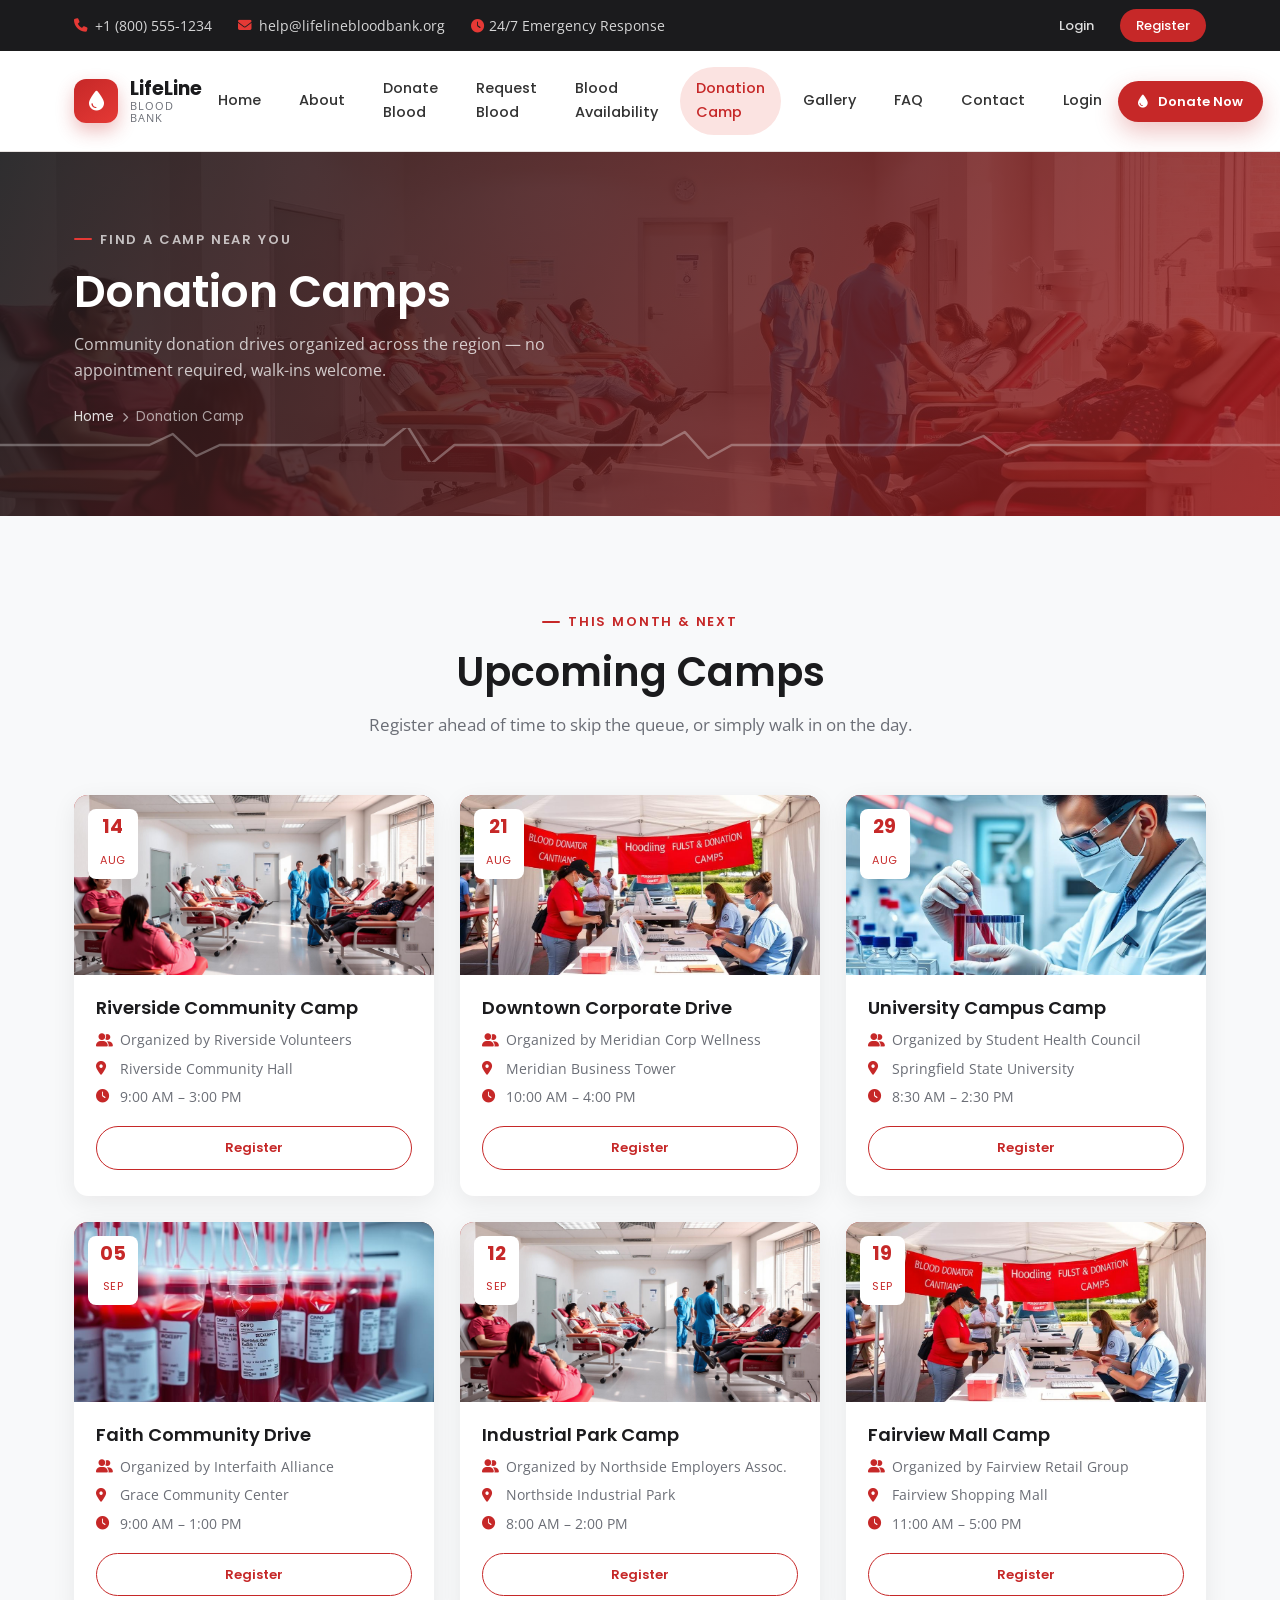
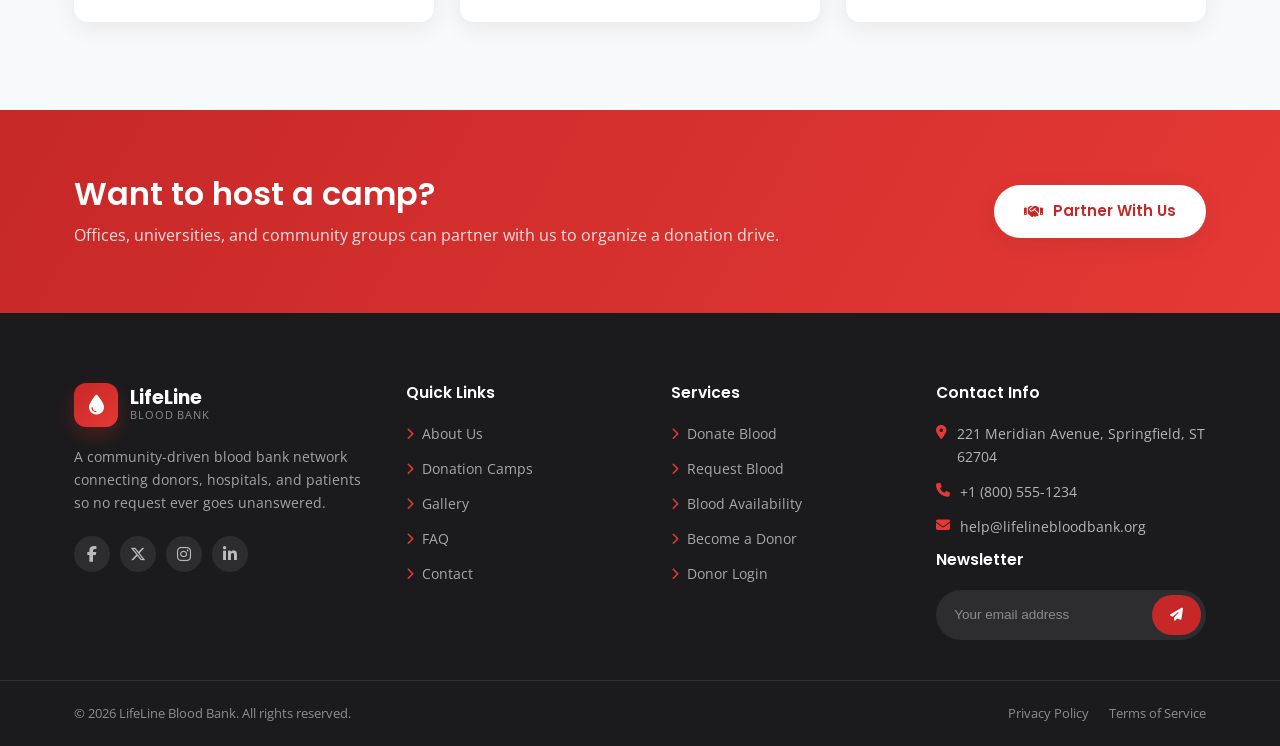
<file: Template/donation-camp.html>
<!DOCTYPE html>
<html lang="en">
<head>
  <meta charset="UTF-8" />
  <meta name="viewport" content="width=device-width, initial-scale=1.0" />
  <title>Donation Camp | LifeLine Blood Bank</title>
  <meta name="description" content="Find upcoming blood donation camps near you. Community drives across the region — walk-ins welcome." />

  <!-- Google Fonts: Poppins (headings) + Open Sans (body) -->
  <link rel="preconnect" href="https://fonts.googleapis.com">
  <link href="https://fonts.googleapis.com/css2?family=Poppins:wght@300;400;500;600;700&family=Open+Sans:wght@400;500;600;700&display=swap" rel="stylesheet">

  <!-- Font Awesome Icons -->
  <link rel="stylesheet" href="https://cdnjs.cloudflare.com/ajax/libs/font-awesome/6.5.1/css/all.min.css" />

  <!-- Stylesheets -->
  <link rel="stylesheet" href="css/style.css" />
  <link rel="stylesheet" href="css/responsive.css" />
</head>
<body>
  <!-- ===================== TOP BAR ===================== -->
  <div class="topbar">
    <div class="container">
      <div class="topbar-contacts">
        <a href="tel:+18005551234"><i class="fa-solid fa-phone"></i> +1 (800) 555-1234</a>
        <a href="mailto:help@lifelinebloodbank.org" class="hide-small"><i class="fa-solid fa-envelope"></i> help@lifelinebloodbank.org</a>
        <span class="hide-tablet"><i class="fa-solid fa-clock"></i> 24/7 Emergency Response</span>
      </div>
      <div class="topbar-actions">
        <a href="login.html" class="login-link">Login</a>
        <a href="register.html" class="register-link">Register</a>
      </div>
    </div>
  </div>

  <!-- ===================== HEADER / NAVIGATION ===================== -->
  <header class="site-header">
    <div class="container navbar">
      <a href="index.html" class="brand">
        <span class="brand-mark"><i class="fa-solid fa-droplet"></i></span>
        <span class="brand-text">
          <span class="brand-name">LifeLine</span>
          <span class="brand-tag">Blood Bank</span>
        </span>
      </a>

      <nav class="nav-menu" aria-label="Primary navigation">
          <a href="index.html">Home</a>
          <a href="about.html">About</a>
          <a href="donate-blood.html">Donate Blood</a>
          <a href="request-blood.html">Request Blood</a>
          <a href="blood-availability.html">Blood Availability</a>
          <a href="donation-camp.html" class="active">Donation Camp</a>
          <a href="gallery.html">Gallery</a>
          <a href="faq.html">FAQ</a>
          <a href="contact.html">Contact</a>
          <a href="login.html">Login</a>
      </nav>

      <div class="nav-cta">
        <a href="donate-blood.html" class="btn btn-primary btn-sm"><i class="fa-solid fa-droplet"></i> <span class="hide-tablet">Donate Now</span></a>
        <button class="hamburger" aria-label="Toggle navigation menu">
          <span></span><span></span><span></span>
        </button>
      </div>
    </div>
  </header>


  <!-- ===================== PAGE HERO ===================== -->
  <section class="page-hero has-photo">
    <div class="container">
      <span class="eyebrow page-hero-eyebrow">Find a camp near you</span>
      <h1>Donation Camps</h1>
      <p>Community donation drives organized across the region — no appointment required, walk-ins welcome.</p>
      <div class="breadcrumbs"><a href="index.html">Home</a> <i class="fa-solid fa-chevron-right" style="font-size:10px;"></i> <span>Donation Camp</span></div>
    </div>
  <svg class="pulse-divider on-dark" viewBox="0 0 1200 34" preserveAspectRatio="none" aria-hidden="true">
    <path d="M0 17 L140 17 L162 6 L184 28 L206 17 L360 17 L382 -2 L404 36 L426 17 L620 17 L642 4 L664 30 L686 17 L900 17 L922 8 L944 26 L966 17 L1200 17" />
  </svg>

  </section>

  <!-- ===================== UPCOMING CAMPS GRID ===================== -->
  <section class="camps-section">
    <div class="container">
      <div class="section-head centered">
        <span class="eyebrow">This month &amp; next</span>
        <h2>Upcoming Camps</h2>
        <p>Register ahead of time to skip the queue, or simply walk in on the day.</p>
      </div>
      <div class="camp-grid">
        <div class="camp-card">
          <div class="camp-media">
            <img src="images/hero-banner.jpg" alt="Riverside Community Camp" />
            <div class="camp-date-badge"><span class="d">14</span><span class="m">Aug</span></div>
          </div>
          <div class="camp-body">
            <h3>Riverside Community Camp</h3>
            <div class="camp-meta">
              <span><i class="fa-solid fa-user-group"></i> Organized by Riverside Volunteers</span>
              <span><i class="fa-solid fa-location-dot"></i> Riverside Community Hall</span>
              <span><i class="fa-solid fa-clock"></i> 9:00 AM – 3:00 PM</span>
            </div>
            <a href="#" class="btn btn-outline btn-sm btn-block">Register</a>
          </div>
        </div>
        <div class="camp-card">
          <div class="camp-media">
            <img src="images/about-team.jpg" alt="Downtown Corporate Drive" />
            <div class="camp-date-badge"><span class="d">21</span><span class="m">Aug</span></div>
          </div>
          <div class="camp-body">
            <h3>Downtown Corporate Drive</h3>
            <div class="camp-meta">
              <span><i class="fa-solid fa-user-group"></i> Organized by Meridian Corp Wellness</span>
              <span><i class="fa-solid fa-location-dot"></i> Meridian Business Tower</span>
              <span><i class="fa-solid fa-clock"></i> 10:00 AM – 4:00 PM</span>
            </div>
            <a href="#" class="btn btn-outline btn-sm btn-block">Register</a>
          </div>
        </div>
        <div class="camp-card">
          <div class="camp-media">
            <img src="images/donation-camp.jpg" alt="University Campus Camp" />
            <div class="camp-date-badge"><span class="d">29</span><span class="m">Aug</span></div>
          </div>
          <div class="camp-body">
            <h3>University Campus Camp</h3>
            <div class="camp-meta">
              <span><i class="fa-solid fa-user-group"></i> Organized by Student Health Council</span>
              <span><i class="fa-solid fa-location-dot"></i> Springfield State University</span>
              <span><i class="fa-solid fa-clock"></i> 8:30 AM – 2:30 PM</span>
            </div>
            <a href="#" class="btn btn-outline btn-sm btn-block">Register</a>
          </div>
        </div>
        <div class="camp-card">
          <div class="camp-media">
            <img src="images/gallery-donation.jpg" alt="Faith Community Drive" />
            <div class="camp-date-badge"><span class="d">05</span><span class="m">Sep</span></div>
          </div>
          <div class="camp-body">
            <h3>Faith Community Drive</h3>
            <div class="camp-meta">
              <span><i class="fa-solid fa-user-group"></i> Organized by Interfaith Alliance</span>
              <span><i class="fa-solid fa-location-dot"></i> Grace Community Center</span>
              <span><i class="fa-solid fa-clock"></i> 9:00 AM – 1:00 PM</span>
            </div>
            <a href="#" class="btn btn-outline btn-sm btn-block">Register</a>
          </div>
        </div>
        <div class="camp-card">
          <div class="camp-media">
            <img src="images/hero-banner.jpg" alt="Industrial Park Camp" />
            <div class="camp-date-badge"><span class="d">12</span><span class="m">Sep</span></div>
          </div>
          <div class="camp-body">
            <h3>Industrial Park Camp</h3>
            <div class="camp-meta">
              <span><i class="fa-solid fa-user-group"></i> Organized by Northside Employers Assoc.</span>
              <span><i class="fa-solid fa-location-dot"></i> Northside Industrial Park</span>
              <span><i class="fa-solid fa-clock"></i> 8:00 AM – 2:00 PM</span>
            </div>
            <a href="#" class="btn btn-outline btn-sm btn-block">Register</a>
          </div>
        </div>
        <div class="camp-card">
          <div class="camp-media">
            <img src="images/about-team.jpg" alt="Fairview Mall Camp" />
            <div class="camp-date-badge"><span class="d">19</span><span class="m">Sep</span></div>
          </div>
          <div class="camp-body">
            <h3>Fairview Mall Camp</h3>
            <div class="camp-meta">
              <span><i class="fa-solid fa-user-group"></i> Organized by Fairview Retail Group</span>
              <span><i class="fa-solid fa-location-dot"></i> Fairview Shopping Mall</span>
              <span><i class="fa-solid fa-clock"></i> 11:00 AM – 5:00 PM</span>
            </div>
            <a href="#" class="btn btn-outline btn-sm btn-block">Register</a>
          </div>
        </div>
      </div>
    </div>
  </section>

  <!-- ===================== HOST A CAMP CTA ===================== -->
  <section class="cta-band">
    <div class="container cta-inner">
      <div>
        <h2>Want to host a camp?</h2>
        <p>Offices, universities, and community groups can partner with us to organize a donation drive.</p>
      </div>
      <div class="cta-actions">
        <a href="contact.html" class="btn btn-light"><i class="fa-solid fa-handshake"></i> Partner With Us</a>
      </div>
    </div>
  </section>
  <!-- ===================== FOOTER ===================== -->
  <footer class="site-footer">
    <div class="footer-top">
      <div class="container footer-grid">

        <div class="footer-brand">
          <a href="index.html" class="brand">
            <span class="brand-mark"><i class="fa-solid fa-droplet"></i></span>
            <span class="brand-text">
              <span class="brand-name">LifeLine</span>
              <span class="brand-tag">Blood Bank</span>
            </span>
          </a>
          <div class="footer-about">
            <p>A community-driven blood bank network connecting donors, hospitals, and patients so no request ever goes unanswered.</p>
          </div>
          <div class="footer-social">
            <a href="#" aria-label="Facebook"><i class="fa-brands fa-facebook-f"></i></a>
            <a href="#" aria-label="Twitter"><i class="fa-brands fa-x-twitter"></i></a>
            <a href="#" aria-label="Instagram"><i class="fa-brands fa-instagram"></i></a>
            <a href="#" aria-label="LinkedIn"><i class="fa-brands fa-linkedin-in"></i></a>
          </div>
        </div>

        <div class="footer-col">
          <h4>Quick Links</h4>
          <ul>
            <li><a href="about.html"><i class="fa-solid fa-chevron-right"></i> About Us</a></li>
            <li><a href="donation-camp.html"><i class="fa-solid fa-chevron-right"></i> Donation Camps</a></li>
            <li><a href="gallery.html"><i class="fa-solid fa-chevron-right"></i> Gallery</a></li>
            <li><a href="faq.html"><i class="fa-solid fa-chevron-right"></i> FAQ</a></li>
            <li><a href="contact.html"><i class="fa-solid fa-chevron-right"></i> Contact</a></li>
          </ul>
        </div>

        <div class="footer-col">
          <h4>Services</h4>
          <ul>
            <li><a href="donate-blood.html"><i class="fa-solid fa-chevron-right"></i> Donate Blood</a></li>
            <li><a href="request-blood.html"><i class="fa-solid fa-chevron-right"></i> Request Blood</a></li>
            <li><a href="blood-availability.html"><i class="fa-solid fa-chevron-right"></i> Blood Availability</a></li>
            <li><a href="register.html"><i class="fa-solid fa-chevron-right"></i> Become a Donor</a></li>
            <li><a href="login.html"><i class="fa-solid fa-chevron-right"></i> Donor Login</a></li>
          </ul>
        </div>

        <div class="footer-col">
          <h4>Contact Info</h4>
          <ul class="footer-contact">
            <li><i class="fa-solid fa-location-dot"></i> <span>221 Meridian Avenue, Springfield, ST 62704</span></li>
            <li><i class="fa-solid fa-phone"></i> <span>+1 (800) 555-1234</span></li>
            <li><i class="fa-solid fa-envelope"></i> <span>help@lifelinebloodbank.org</span></li>
          </ul>
          <div class="newsletter-box">
            <h4>Newsletter</h4>
            <form class="newsletter-form" data-frontend-only="#newsletterNote">
              <input type="email" placeholder="Your email address" required />
              <button type="submit"><i class="fa-solid fa-paper-plane"></i></button>
            </form>
          </div>
        </div>

      </div>
    </div>

    <div class="footer-bottom">
      <div class="container">
        <span>&copy; 2026 LifeLine Blood Bank. All rights reserved.</span>
        <div class="footer-bottom-links">
          <a href="#">Privacy Policy</a>
          <a href="#">Terms of Service</a>
        </div>
      </div>
    </div>
  </footer>

  <!-- Back to top -->
  <button class="back-to-top" aria-label="Back to top"><i class="fa-solid fa-arrow-up"></i></button>

  <script src="js/main.js"></script>
</body>
</html>
</file>
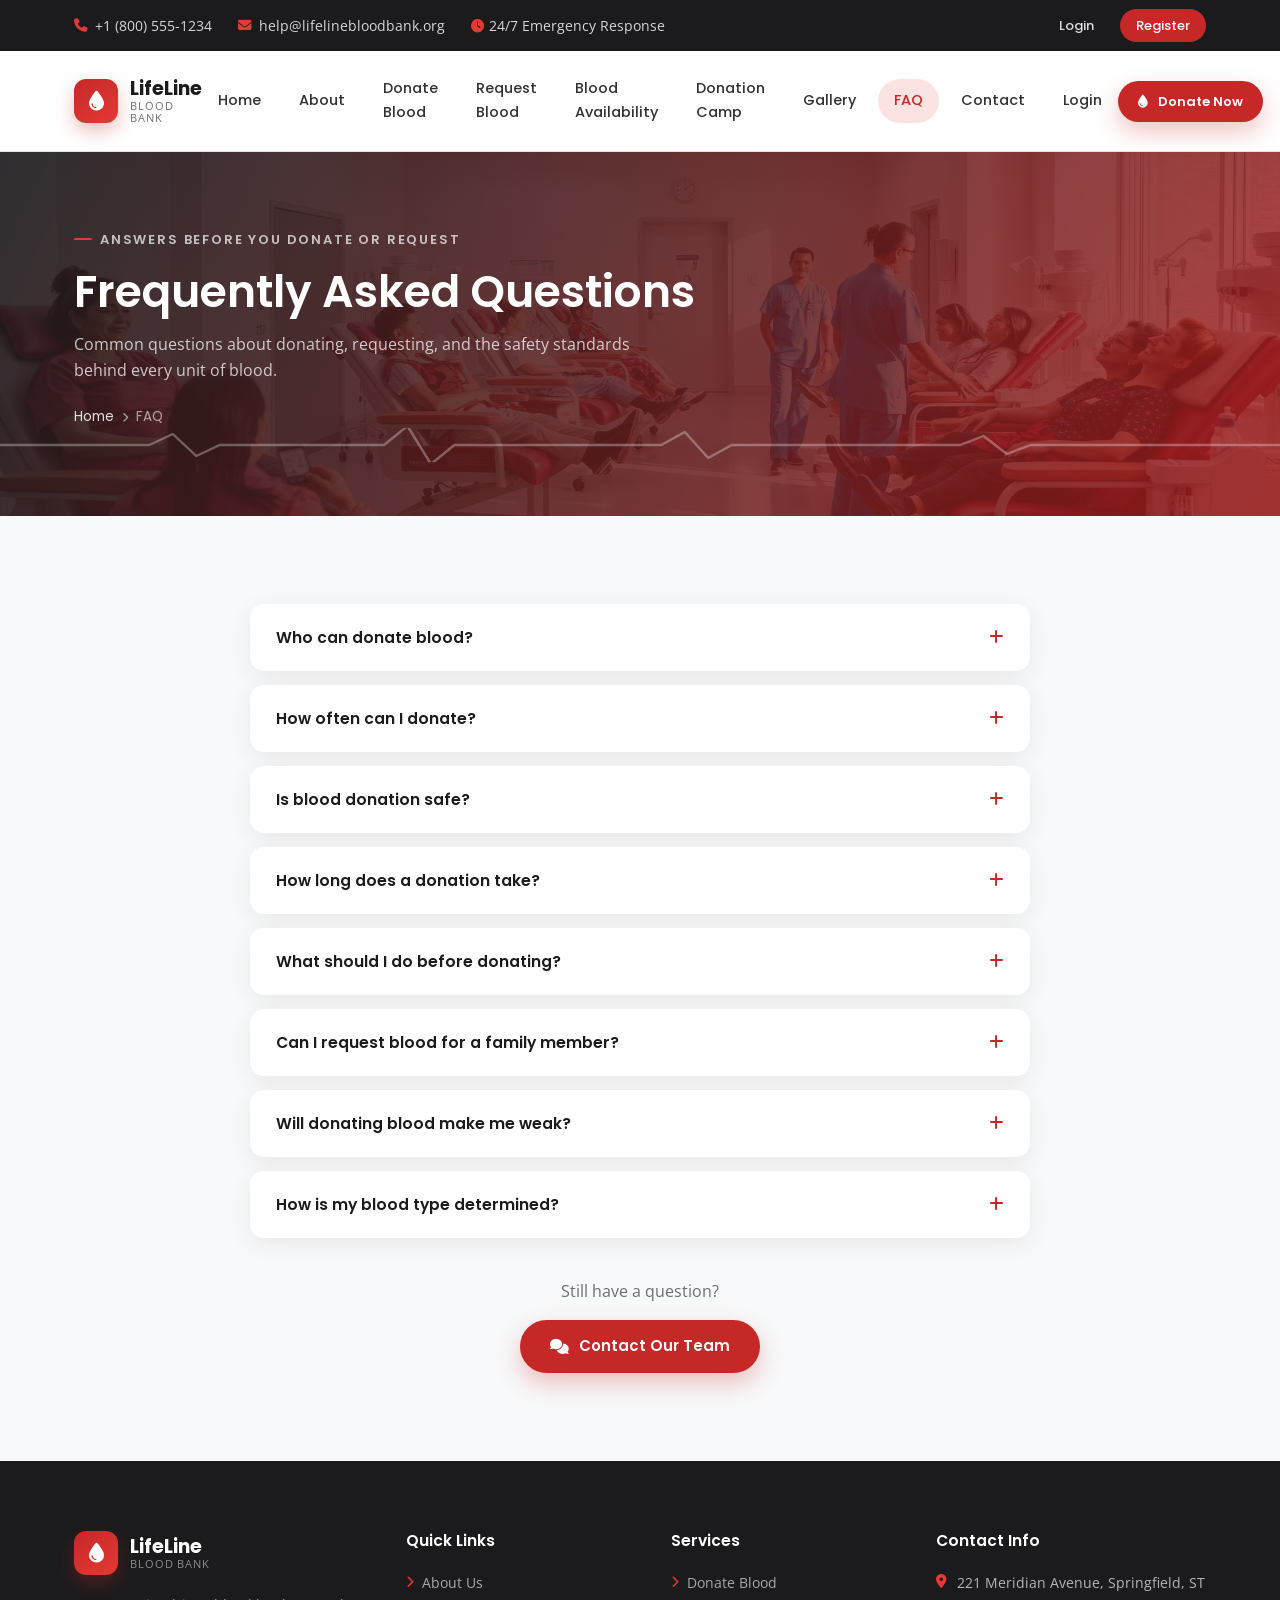
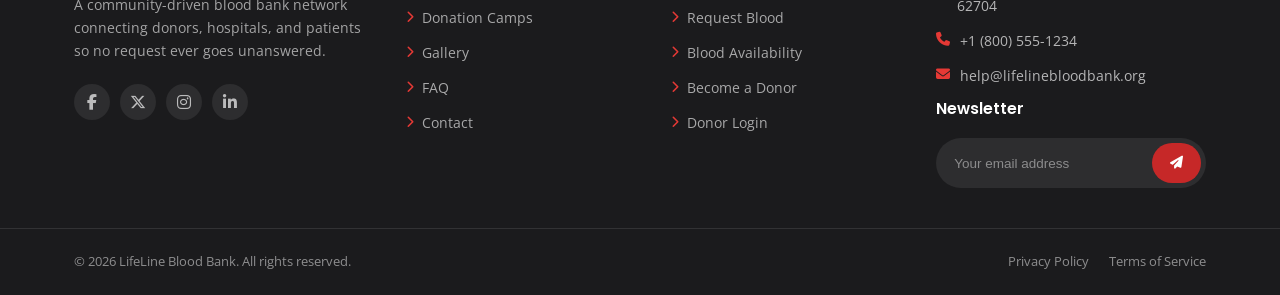
<file: Template/faq.html>
<!DOCTYPE html>
<html lang="en">
<head>
  <meta charset="UTF-8" />
  <meta name="viewport" content="width=device-width, initial-scale=1.0" />
  <title>FAQ | LifeLine Blood Bank</title>
  <meta name="description" content="Frequently asked questions about donating blood, requesting blood, eligibility, and safety at LifeLine Blood Bank." />

  <!-- Google Fonts: Poppins (headings) + Open Sans (body) -->
  <link rel="preconnect" href="https://fonts.googleapis.com">
  <link href="https://fonts.googleapis.com/css2?family=Poppins:wght@300;400;500;600;700&family=Open+Sans:wght@400;500;600;700&display=swap" rel="stylesheet">

  <!-- Font Awesome Icons -->
  <link rel="stylesheet" href="https://cdnjs.cloudflare.com/ajax/libs/font-awesome/6.5.1/css/all.min.css" />

  <!-- Stylesheets -->
  <link rel="stylesheet" href="css/style.css" />
  <link rel="stylesheet" href="css/responsive.css" />
</head>
<body>
  <!-- ===================== TOP BAR ===================== -->
  <div class="topbar">
    <div class="container">
      <div class="topbar-contacts">
        <a href="tel:+18005551234"><i class="fa-solid fa-phone"></i> +1 (800) 555-1234</a>
        <a href="mailto:help@lifelinebloodbank.org" class="hide-small"><i class="fa-solid fa-envelope"></i> help@lifelinebloodbank.org</a>
        <span class="hide-tablet"><i class="fa-solid fa-clock"></i> 24/7 Emergency Response</span>
      </div>
      <div class="topbar-actions">
        <a href="login.html" class="login-link">Login</a>
        <a href="register.html" class="register-link">Register</a>
      </div>
    </div>
  </div>

  <!-- ===================== HEADER / NAVIGATION ===================== -->
  <header class="site-header">
    <div class="container navbar">
      <a href="index.html" class="brand">
        <span class="brand-mark"><i class="fa-solid fa-droplet"></i></span>
        <span class="brand-text">
          <span class="brand-name">LifeLine</span>
          <span class="brand-tag">Blood Bank</span>
        </span>
      </a>

      <nav class="nav-menu" aria-label="Primary navigation">
          <a href="index.html">Home</a>
          <a href="about.html">About</a>
          <a href="donate-blood.html">Donate Blood</a>
          <a href="request-blood.html">Request Blood</a>
          <a href="blood-availability.html">Blood Availability</a>
          <a href="donation-camp.html">Donation Camp</a>
          <a href="gallery.html">Gallery</a>
          <a href="faq.html" class="active">FAQ</a>
          <a href="contact.html">Contact</a>
          <a href="login.html">Login</a>
      </nav>

      <div class="nav-cta">
        <a href="donate-blood.html" class="btn btn-primary btn-sm"><i class="fa-solid fa-droplet"></i> <span class="hide-tablet">Donate Now</span></a>
        <button class="hamburger" aria-label="Toggle navigation menu">
          <span></span><span></span><span></span>
        </button>
      </div>
    </div>
  </header>


  <!-- ===================== PAGE HERO ===================== -->
  <section class="page-hero has-photo">
    <div class="container">
      <span class="eyebrow page-hero-eyebrow">Answers before you donate or request</span>
      <h1>Frequently Asked Questions</h1>
      <p>Common questions about donating, requesting, and the safety standards behind every unit of blood.</p>
      <div class="breadcrumbs"><a href="index.html">Home</a> <i class="fa-solid fa-chevron-right" style="font-size:10px;"></i> <span>FAQ</span></div>
    </div>
  <svg class="pulse-divider on-dark" viewBox="0 0 1200 34" preserveAspectRatio="none" aria-hidden="true">
    <path d="M0 17 L140 17 L162 6 L184 28 L206 17 L360 17 L382 -2 L404 36 L426 17 L620 17 L642 4 L664 30 L686 17 L900 17 L922 8 L944 26 L966 17 L1200 17" />
  </svg>

  </section>

  <!-- ===================== FAQ ACCORDION ===================== -->
  <section class="faq-section">
    <div class="container">
      <div class="faq-list">
      <div class="faq-item">
        <button class="faq-question"><span>Who can donate blood?</span><i class="fa-solid fa-plus"></i></button>
        <div class="faq-answer"><div class="faq-answer-inner">Most healthy adults aged 18 to 65, weighing at least 50kg, can donate. A quick health screening at the center will confirm your eligibility on the day.</div></div>
      </div>
      <div class="faq-item">
        <button class="faq-question"><span>How often can I donate?</span><i class="fa-solid fa-plus"></i></button>
        <div class="faq-answer"><div class="faq-answer-inner">Whole blood donors can typically donate every 56 days. Platelet donors may be eligible to donate more frequently — our staff will advise you based on your last donation.</div></div>
      </div>
      <div class="faq-item">
        <button class="faq-question"><span>Is blood donation safe?</span><i class="fa-solid fa-plus"></i></button>
        <div class="faq-answer"><div class="faq-answer-inner">Yes. All equipment is sterile and single-use, and every donation is supervised by licensed medical staff following strict safety protocols.</div></div>
      </div>
      <div class="faq-item">
        <button class="faq-question"><span>How long does a donation take?</span><i class="fa-solid fa-plus"></i></button>
        <div class="faq-answer"><div class="faq-answer-inner">The donation itself takes about 8 to 10 minutes, though the full visit including registration and a short rest period usually takes 30 to 45 minutes.</div></div>
      </div>
      <div class="faq-item">
        <button class="faq-question"><span>What should I do before donating?</span><i class="fa-solid fa-plus"></i></button>
        <div class="faq-answer"><div class="faq-answer-inner">Eat a healthy meal, stay well hydrated, and get a good night's sleep before your appointment. Avoid fatty foods right before donating.</div></div>
      </div>
      <div class="faq-item">
        <button class="faq-question"><span>Can I request blood for a family member?</span><i class="fa-solid fa-plus"></i></button>
        <div class="faq-answer"><div class="faq-answer-inner">Yes. Use the Request Blood form with the patient's details, hospital, and required blood group, and mark the emergency level so our team can prioritize accordingly.</div></div>
      </div>
      <div class="faq-item">
        <button class="faq-question"><span>Will donating blood make me weak?</span><i class="fa-solid fa-plus"></i></button>
        <div class="faq-answer"><div class="faq-answer-inner">Most donors feel completely normal afterward. We recommend resting for a few minutes, having a snack, and avoiding strenuous activity for the rest of the day.</div></div>
      </div>
      <div class="faq-item">
        <button class="faq-question"><span>How is my blood type determined?</span><i class="fa-solid fa-plus"></i></button>
        <div class="faq-answer"><div class="faq-answer-inner">Every donation is tested in our laboratory to confirm blood type and screen for safety before it's added to the available inventory.</div></div>
      </div>
      </div>

      <div class="text-center mt-40">
        <p style="color:var(--color-muted); margin-bottom:16px;">Still have a question?</p>
        <a href="contact.html" class="btn btn-primary"><i class="fa-solid fa-comments"></i> Contact Our Team</a>
      </div>
    </div>
  </section>
  <!-- ===================== FOOTER ===================== -->
  <footer class="site-footer">
    <div class="footer-top">
      <div class="container footer-grid">

        <div class="footer-brand">
          <a href="index.html" class="brand">
            <span class="brand-mark"><i class="fa-solid fa-droplet"></i></span>
            <span class="brand-text">
              <span class="brand-name">LifeLine</span>
              <span class="brand-tag">Blood Bank</span>
            </span>
          </a>
          <div class="footer-about">
            <p>A community-driven blood bank network connecting donors, hospitals, and patients so no request ever goes unanswered.</p>
          </div>
          <div class="footer-social">
            <a href="#" aria-label="Facebook"><i class="fa-brands fa-facebook-f"></i></a>
            <a href="#" aria-label="Twitter"><i class="fa-brands fa-x-twitter"></i></a>
            <a href="#" aria-label="Instagram"><i class="fa-brands fa-instagram"></i></a>
            <a href="#" aria-label="LinkedIn"><i class="fa-brands fa-linkedin-in"></i></a>
          </div>
        </div>

        <div class="footer-col">
          <h4>Quick Links</h4>
          <ul>
            <li><a href="about.html"><i class="fa-solid fa-chevron-right"></i> About Us</a></li>
            <li><a href="donation-camp.html"><i class="fa-solid fa-chevron-right"></i> Donation Camps</a></li>
            <li><a href="gallery.html"><i class="fa-solid fa-chevron-right"></i> Gallery</a></li>
            <li><a href="faq.html"><i class="fa-solid fa-chevron-right"></i> FAQ</a></li>
            <li><a href="contact.html"><i class="fa-solid fa-chevron-right"></i> Contact</a></li>
          </ul>
        </div>

        <div class="footer-col">
          <h4>Services</h4>
          <ul>
            <li><a href="donate-blood.html"><i class="fa-solid fa-chevron-right"></i> Donate Blood</a></li>
            <li><a href="request-blood.html"><i class="fa-solid fa-chevron-right"></i> Request Blood</a></li>
            <li><a href="blood-availability.html"><i class="fa-solid fa-chevron-right"></i> Blood Availability</a></li>
            <li><a href="register.html"><i class="fa-solid fa-chevron-right"></i> Become a Donor</a></li>
            <li><a href="login.html"><i class="fa-solid fa-chevron-right"></i> Donor Login</a></li>
          </ul>
        </div>

        <div class="footer-col">
          <h4>Contact Info</h4>
          <ul class="footer-contact">
            <li><i class="fa-solid fa-location-dot"></i> <span>221 Meridian Avenue, Springfield, ST 62704</span></li>
            <li><i class="fa-solid fa-phone"></i> <span>+1 (800) 555-1234</span></li>
            <li><i class="fa-solid fa-envelope"></i> <span>help@lifelinebloodbank.org</span></li>
          </ul>
          <div class="newsletter-box">
            <h4>Newsletter</h4>
            <form class="newsletter-form" data-frontend-only="#newsletterNote">
              <input type="email" placeholder="Your email address" required />
              <button type="submit"><i class="fa-solid fa-paper-plane"></i></button>
            </form>
          </div>
        </div>

      </div>
    </div>

    <div class="footer-bottom">
      <div class="container">
        <span>&copy; 2026 LifeLine Blood Bank. All rights reserved.</span>
        <div class="footer-bottom-links">
          <a href="#">Privacy Policy</a>
          <a href="#">Terms of Service</a>
        </div>
      </div>
    </div>
  </footer>

  <!-- Back to top -->
  <button class="back-to-top" aria-label="Back to top"><i class="fa-solid fa-arrow-up"></i></button>

  <script src="js/main.js"></script>
</body>
</html>
</file>
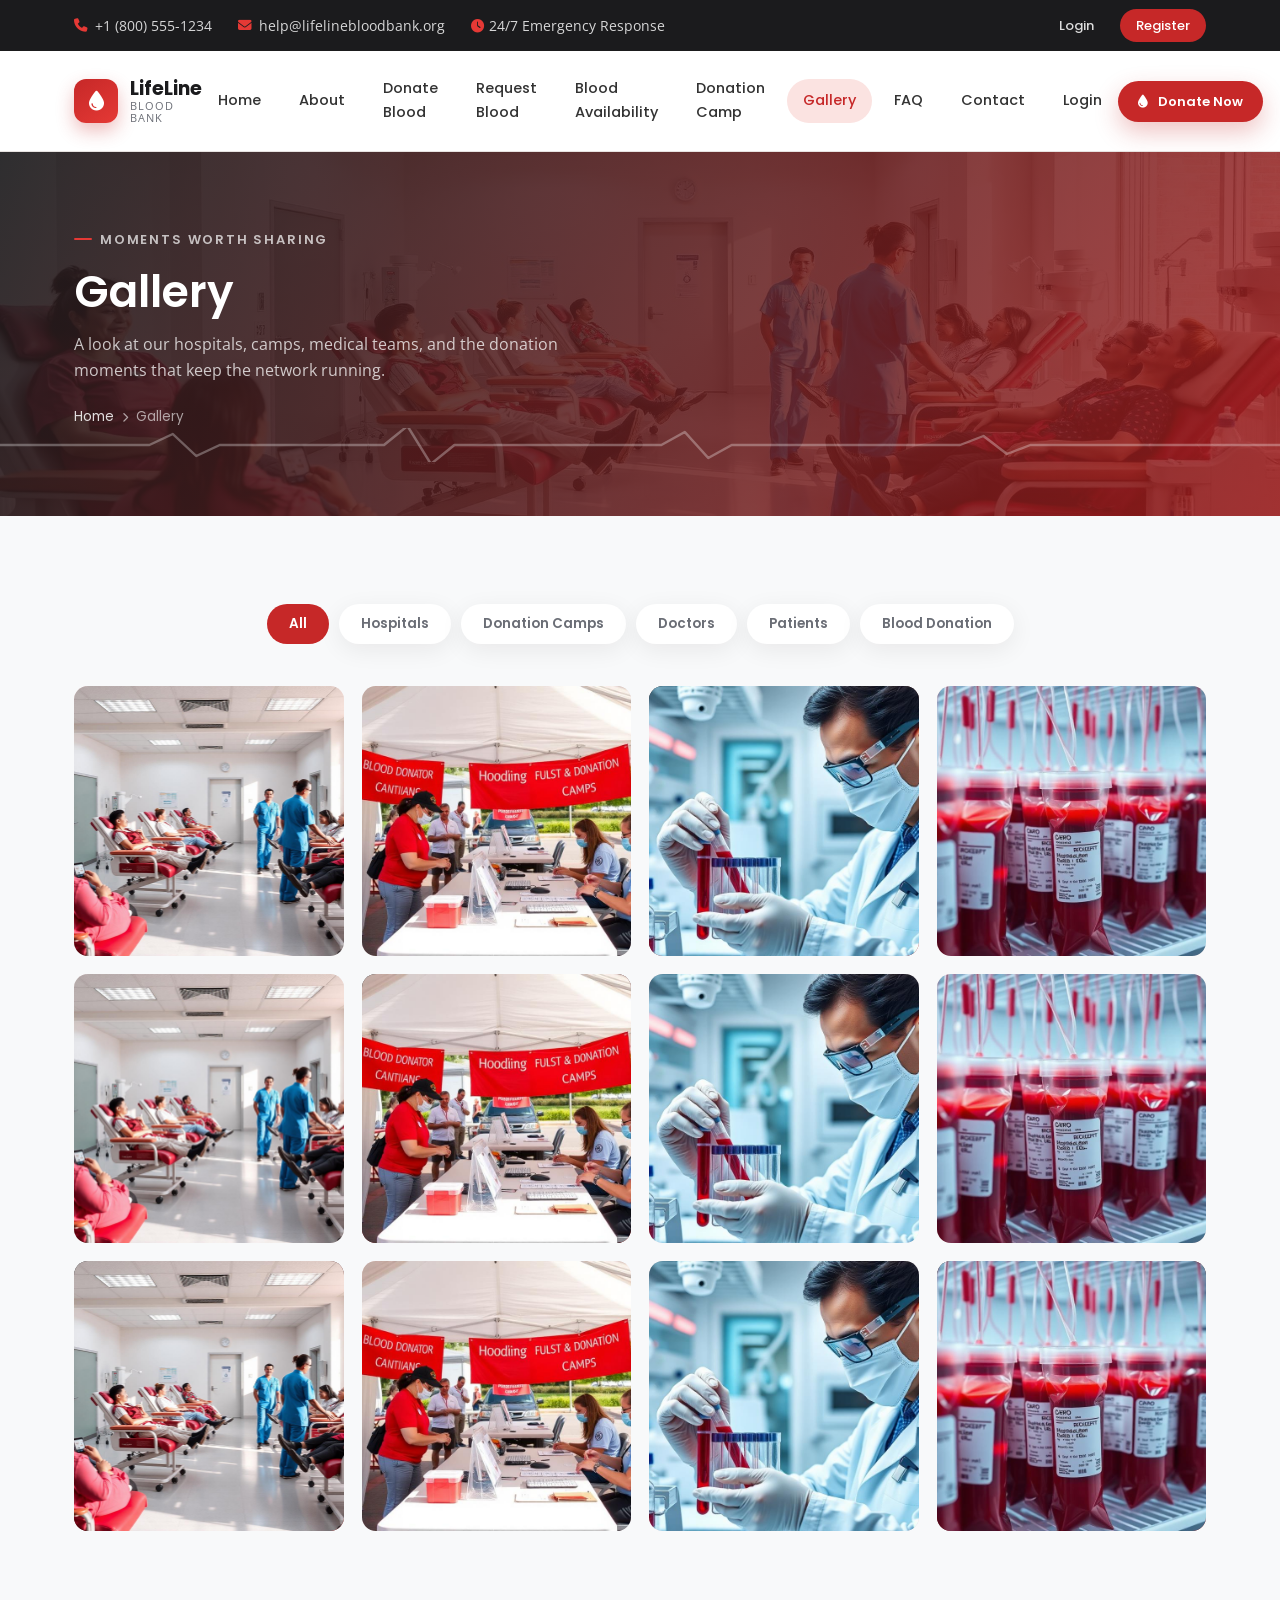
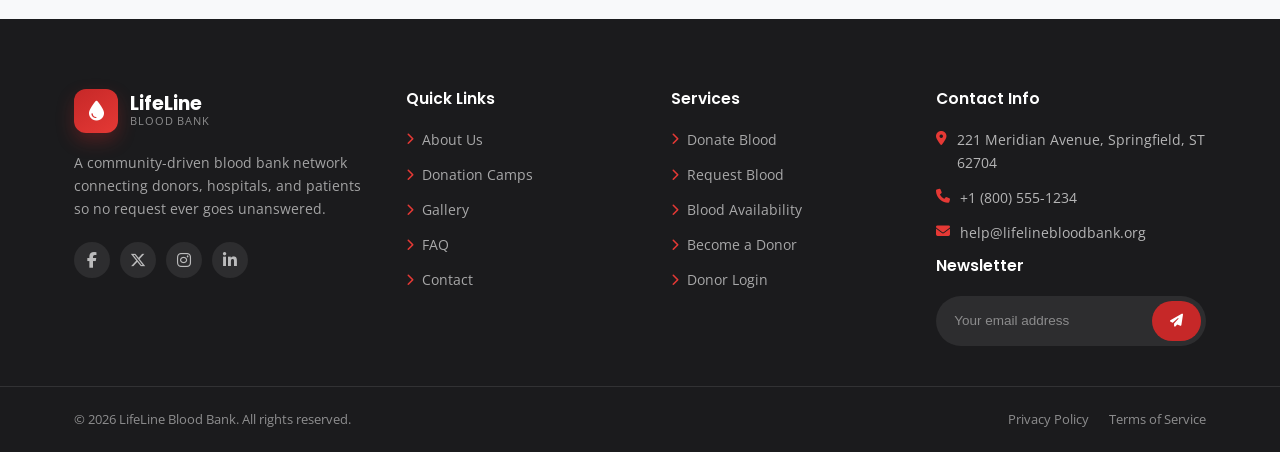
<file: Template/gallery.html>
<!DOCTYPE html>
<html lang="en">
<head>
  <meta charset="UTF-8" />
  <meta name="viewport" content="width=device-width, initial-scale=1.0" />
  <title>Gallery | LifeLine Blood Bank</title>
  <meta name="description" content="Browse photos from LifeLine Blood Bank's hospitals, donation camps, medical teams, and donor moments." />

  <!-- Google Fonts: Poppins (headings) + Open Sans (body) -->
  <link rel="preconnect" href="https://fonts.googleapis.com">
  <link href="https://fonts.googleapis.com/css2?family=Poppins:wght@300;400;500;600;700&family=Open+Sans:wght@400;500;600;700&display=swap" rel="stylesheet">

  <!-- Font Awesome Icons -->
  <link rel="stylesheet" href="https://cdnjs.cloudflare.com/ajax/libs/font-awesome/6.5.1/css/all.min.css" />

  <!-- Stylesheets -->
  <link rel="stylesheet" href="css/style.css" />
  <link rel="stylesheet" href="css/responsive.css" />
</head>
<body>
  <!-- ===================== TOP BAR ===================== -->
  <div class="topbar">
    <div class="container">
      <div class="topbar-contacts">
        <a href="tel:+18005551234"><i class="fa-solid fa-phone"></i> +1 (800) 555-1234</a>
        <a href="mailto:help@lifelinebloodbank.org" class="hide-small"><i class="fa-solid fa-envelope"></i> help@lifelinebloodbank.org</a>
        <span class="hide-tablet"><i class="fa-solid fa-clock"></i> 24/7 Emergency Response</span>
      </div>
      <div class="topbar-actions">
        <a href="login.html" class="login-link">Login</a>
        <a href="register.html" class="register-link">Register</a>
      </div>
    </div>
  </div>

  <!-- ===================== HEADER / NAVIGATION ===================== -->
  <header class="site-header">
    <div class="container navbar">
      <a href="index.html" class="brand">
        <span class="brand-mark"><i class="fa-solid fa-droplet"></i></span>
        <span class="brand-text">
          <span class="brand-name">LifeLine</span>
          <span class="brand-tag">Blood Bank</span>
        </span>
      </a>

      <nav class="nav-menu" aria-label="Primary navigation">
          <a href="index.html">Home</a>
          <a href="about.html">About</a>
          <a href="donate-blood.html">Donate Blood</a>
          <a href="request-blood.html">Request Blood</a>
          <a href="blood-availability.html">Blood Availability</a>
          <a href="donation-camp.html">Donation Camp</a>
          <a href="gallery.html" class="active">Gallery</a>
          <a href="faq.html">FAQ</a>
          <a href="contact.html">Contact</a>
          <a href="login.html">Login</a>
      </nav>

      <div class="nav-cta">
        <a href="donate-blood.html" class="btn btn-primary btn-sm"><i class="fa-solid fa-droplet"></i> <span class="hide-tablet">Donate Now</span></a>
        <button class="hamburger" aria-label="Toggle navigation menu">
          <span></span><span></span><span></span>
        </button>
      </div>
    </div>
  </header>


  <!-- ===================== PAGE HERO ===================== -->
  <section class="page-hero has-photo">
    <div class="container">
      <span class="eyebrow page-hero-eyebrow">Moments worth sharing</span>
      <h1>Gallery</h1>
      <p>A look at our hospitals, camps, medical teams, and the donation moments that keep the network running.</p>
      <div class="breadcrumbs"><a href="index.html">Home</a> <i class="fa-solid fa-chevron-right" style="font-size:10px;"></i> <span>Gallery</span></div>
    </div>
  <svg class="pulse-divider on-dark" viewBox="0 0 1200 34" preserveAspectRatio="none" aria-hidden="true">
    <path d="M0 17 L140 17 L162 6 L184 28 L206 17 L360 17 L382 -2 L404 36 L426 17 L620 17 L642 4 L664 30 L686 17 L900 17 L922 8 L944 26 L966 17 L1200 17" />
  </svg>

  </section>

  <!-- ===================== GALLERY GRID ===================== -->
  <section class="gallery-section">
    <div class="container">
      <div class="filter-tabs">
        <button class="is-active" data-filter="all">All</button>
        <button class="" data-filter="hospital">Hospitals</button>
        <button class="" data-filter="camp">Donation Camps</button>
        <button class="" data-filter="doctors">Doctors</button>
        <button class="" data-filter="patients">Patients</button>
        <button class="" data-filter="donation">Blood Donation</button>
      </div>
      <div class="gallery-grid">
        <div class="gallery-item" data-category="hospital" data-caption="Springfield General — Reception Wing" data-photo="images/hero-banner.jpg">
          <img src="images/hero-banner.jpg" alt="Springfield General — Reception Wing" loading="lazy" />
          <div class="gal-caption">Springfield General — Reception Wing</div>
        </div>
        <div class="gallery-item" data-category="camp" data-caption="Riverside Community Donation Camp" data-photo="images/about-team.jpg">
          <img src="images/about-team.jpg" alt="Riverside Community Donation Camp" loading="lazy" />
          <div class="gal-caption">Riverside Community Donation Camp</div>
        </div>
        <div class="gallery-item" data-category="doctors" data-caption="Screening with Dr. Elena Ward" data-photo="images/donation-camp.jpg">
          <img src="images/donation-camp.jpg" alt="Screening with Dr. Elena Ward" loading="lazy" />
          <div class="gal-caption">Screening with Dr. Elena Ward</div>
        </div>
        <div class="gallery-item" data-category="donation" data-caption="Donation in Progress" data-photo="images/gallery-donation.jpg">
          <img src="images/gallery-donation.jpg" alt="Donation in Progress" loading="lazy" />
          <div class="gal-caption">Donation in Progress</div>
        </div>
        <div class="gallery-item" data-category="patients" data-caption="Patient Recovery Ward" data-photo="images/hero-banner.jpg">
          <img src="images/hero-banner.jpg" alt="Patient Recovery Ward" loading="lazy" />
          <div class="gal-caption">Patient Recovery Ward</div>
        </div>
        <div class="gallery-item" data-category="camp" data-caption="Downtown Corporate Drive" data-photo="images/about-team.jpg">
          <img src="images/about-team.jpg" alt="Downtown Corporate Drive" loading="lazy" />
          <div class="gal-caption">Downtown Corporate Drive</div>
        </div>
        <div class="gallery-item" data-category="hospital" data-caption="Testing Laboratory" data-photo="images/donation-camp.jpg">
          <img src="images/donation-camp.jpg" alt="Testing Laboratory" loading="lazy" />
          <div class="gal-caption">Testing Laboratory</div>
        </div>
        <div class="gallery-item" data-category="doctors" data-caption="Nursing Team on Duty" data-photo="images/gallery-donation.jpg">
          <img src="images/gallery-donation.jpg" alt="Nursing Team on Duty" loading="lazy" />
          <div class="gal-caption">Nursing Team on Duty</div>
        </div>
        <div class="gallery-item" data-category="donation" data-caption="First-Time Donor Moment" data-photo="images/hero-banner.jpg">
          <img src="images/hero-banner.jpg" alt="First-Time Donor Moment" loading="lazy" />
          <div class="gal-caption">First-Time Donor Moment</div>
        </div>
        <div class="gallery-item" data-category="patients" data-caption="Platelet Transfusion" data-photo="images/about-team.jpg">
          <img src="images/about-team.jpg" alt="Platelet Transfusion" loading="lazy" />
          <div class="gal-caption">Platelet Transfusion</div>
        </div>
        <div class="gallery-item" data-category="camp" data-caption="University Campus Camp" data-photo="images/donation-camp.jpg">
          <img src="images/donation-camp.jpg" alt="University Campus Camp" loading="lazy" />
          <div class="gal-caption">University Campus Camp</div>
        </div>
        <div class="gallery-item" data-category="hospital" data-caption="Cold-Chain Storage Facility" data-photo="images/gallery-donation.jpg">
          <img src="images/gallery-donation.jpg" alt="Cold-Chain Storage Facility" loading="lazy" />
          <div class="gal-caption">Cold-Chain Storage Facility</div>
        </div>
      </div>
    </div>
  </section>

  <!-- ===================== LIGHTBOX OVERLAY ===================== -->
  <div class="lightbox-overlay">
    <span class="lightbox-close"><i class="fa-solid fa-xmark"></i></span>
    <div class="lightbox-box">
      <div class="lightbox-media"><img src="images/hero-banner.jpg" alt="" /></div>
      <div class="lightbox-caption">
        <span class="lightbox-caption-text">Caption</span>
        <i class="fa-solid fa-droplet" style="color:var(--color-primary);"></i>
      </div>
    </div>
  </div>
  <!-- ===================== FOOTER ===================== -->
  <footer class="site-footer">
    <div class="footer-top">
      <div class="container footer-grid">

        <div class="footer-brand">
          <a href="index.html" class="brand">
            <span class="brand-mark"><i class="fa-solid fa-droplet"></i></span>
            <span class="brand-text">
              <span class="brand-name">LifeLine</span>
              <span class="brand-tag">Blood Bank</span>
            </span>
          </a>
          <div class="footer-about">
            <p>A community-driven blood bank network connecting donors, hospitals, and patients so no request ever goes unanswered.</p>
          </div>
          <div class="footer-social">
            <a href="#" aria-label="Facebook"><i class="fa-brands fa-facebook-f"></i></a>
            <a href="#" aria-label="Twitter"><i class="fa-brands fa-x-twitter"></i></a>
            <a href="#" aria-label="Instagram"><i class="fa-brands fa-instagram"></i></a>
            <a href="#" aria-label="LinkedIn"><i class="fa-brands fa-linkedin-in"></i></a>
          </div>
        </div>

        <div class="footer-col">
          <h4>Quick Links</h4>
          <ul>
            <li><a href="about.html"><i class="fa-solid fa-chevron-right"></i> About Us</a></li>
            <li><a href="donation-camp.html"><i class="fa-solid fa-chevron-right"></i> Donation Camps</a></li>
            <li><a href="gallery.html"><i class="fa-solid fa-chevron-right"></i> Gallery</a></li>
            <li><a href="faq.html"><i class="fa-solid fa-chevron-right"></i> FAQ</a></li>
            <li><a href="contact.html"><i class="fa-solid fa-chevron-right"></i> Contact</a></li>
          </ul>
        </div>

        <div class="footer-col">
          <h4>Services</h4>
          <ul>
            <li><a href="donate-blood.html"><i class="fa-solid fa-chevron-right"></i> Donate Blood</a></li>
            <li><a href="request-blood.html"><i class="fa-solid fa-chevron-right"></i> Request Blood</a></li>
            <li><a href="blood-availability.html"><i class="fa-solid fa-chevron-right"></i> Blood Availability</a></li>
            <li><a href="register.html"><i class="fa-solid fa-chevron-right"></i> Become a Donor</a></li>
            <li><a href="login.html"><i class="fa-solid fa-chevron-right"></i> Donor Login</a></li>
          </ul>
        </div>

        <div class="footer-col">
          <h4>Contact Info</h4>
          <ul class="footer-contact">
            <li><i class="fa-solid fa-location-dot"></i> <span>221 Meridian Avenue, Springfield, ST 62704</span></li>
            <li><i class="fa-solid fa-phone"></i> <span>+1 (800) 555-1234</span></li>
            <li><i class="fa-solid fa-envelope"></i> <span>help@lifelinebloodbank.org</span></li>
          </ul>
          <div class="newsletter-box">
            <h4>Newsletter</h4>
            <form class="newsletter-form" data-frontend-only="#newsletterNote">
              <input type="email" placeholder="Your email address" required />
              <button type="submit"><i class="fa-solid fa-paper-plane"></i></button>
            </form>
          </div>
        </div>

      </div>
    </div>

    <div class="footer-bottom">
      <div class="container">
        <span>&copy; 2026 LifeLine Blood Bank. All rights reserved.</span>
        <div class="footer-bottom-links">
          <a href="#">Privacy Policy</a>
          <a href="#">Terms of Service</a>
        </div>
      </div>
    </div>
  </footer>

  <!-- Back to top -->
  <button class="back-to-top" aria-label="Back to top"><i class="fa-solid fa-arrow-up"></i></button>

  <script src="js/main.js"></script>
</body>
</html>
</file>
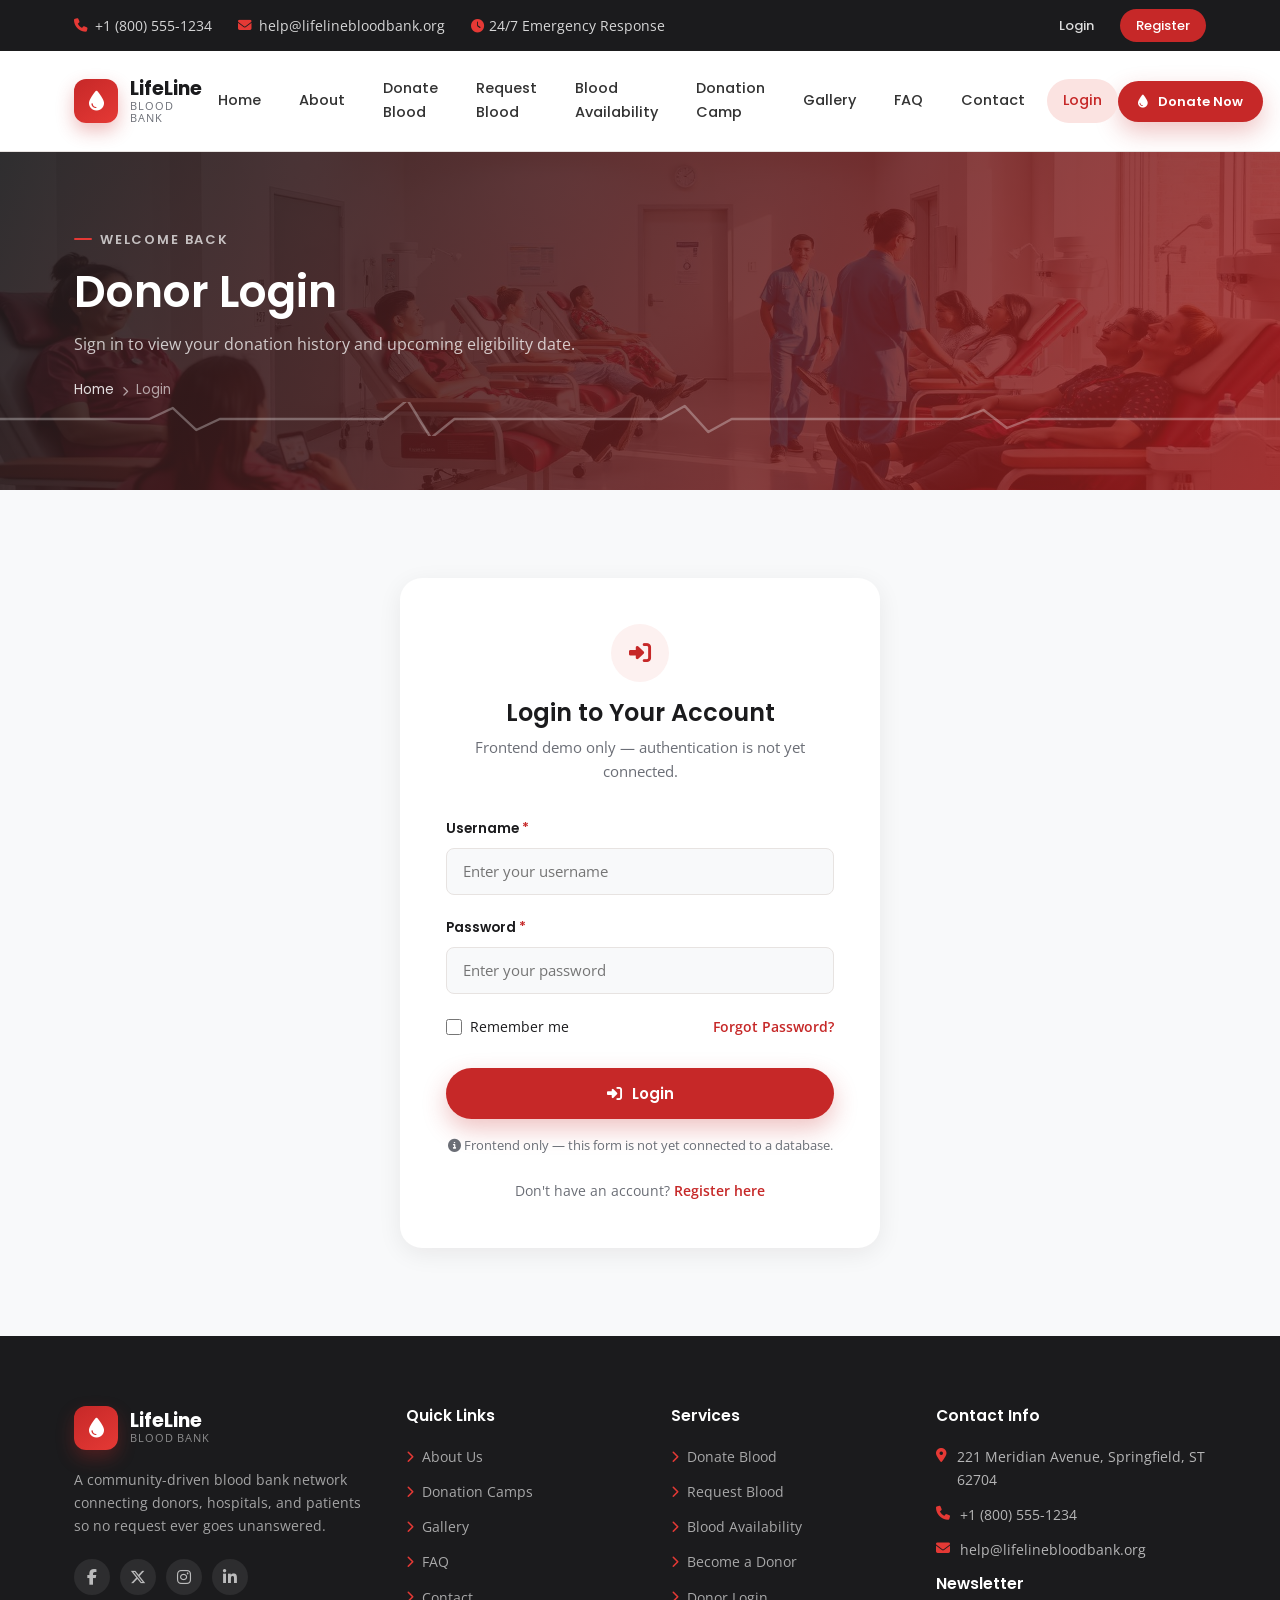
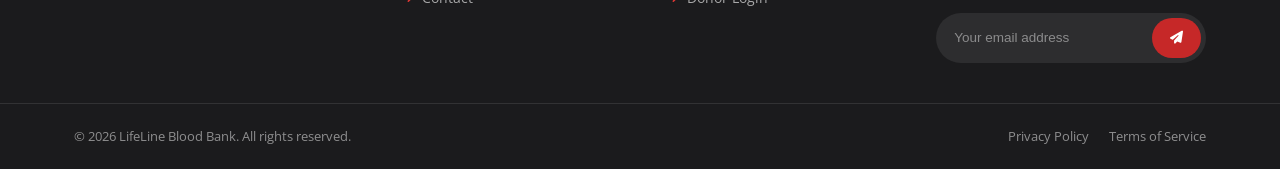
<file: Template/login.html>
<!DOCTYPE html>
<html lang="en">
<head>
  <meta charset="UTF-8" />
  <meta name="viewport" content="width=device-width, initial-scale=1.0" />
  <title>Login | LifeLine Blood Bank</title>
  <meta name="description" content="Login to your LifeLine Blood Bank donor account to view donation history and eligibility." />

  <!-- Google Fonts: Poppins (headings) + Open Sans (body) -->
  <link rel="preconnect" href="https://fonts.googleapis.com">
  <link href="https://fonts.googleapis.com/css2?family=Poppins:wght@300;400;500;600;700&family=Open+Sans:wght@400;500;600;700&display=swap" rel="stylesheet">

  <!-- Font Awesome Icons -->
  <link rel="stylesheet" href="https://cdnjs.cloudflare.com/ajax/libs/font-awesome/6.5.1/css/all.min.css" />

  <!-- Stylesheets -->
  <link rel="stylesheet" href="css/style.css" />
  <link rel="stylesheet" href="css/responsive.css" />
</head>
<body>
  <!-- ===================== TOP BAR ===================== -->
  <div class="topbar">
    <div class="container">
      <div class="topbar-contacts">
        <a href="tel:+18005551234"><i class="fa-solid fa-phone"></i> +1 (800) 555-1234</a>
        <a href="mailto:help@lifelinebloodbank.org" class="hide-small"><i class="fa-solid fa-envelope"></i> help@lifelinebloodbank.org</a>
        <span class="hide-tablet"><i class="fa-solid fa-clock"></i> 24/7 Emergency Response</span>
      </div>
      <div class="topbar-actions">
        <a href="login.html" class="login-link">Login</a>
        <a href="register.html" class="register-link">Register</a>
      </div>
    </div>
  </div>

  <!-- ===================== HEADER / NAVIGATION ===================== -->
  <header class="site-header">
    <div class="container navbar">
      <a href="index.html" class="brand">
        <span class="brand-mark"><i class="fa-solid fa-droplet"></i></span>
        <span class="brand-text">
          <span class="brand-name">LifeLine</span>
          <span class="brand-tag">Blood Bank</span>
        </span>
      </a>

      <nav class="nav-menu" aria-label="Primary navigation">
          <a href="index.html">Home</a>
          <a href="about.html">About</a>
          <a href="donate-blood.html">Donate Blood</a>
          <a href="request-blood.html">Request Blood</a>
          <a href="blood-availability.html">Blood Availability</a>
          <a href="donation-camp.html">Donation Camp</a>
          <a href="gallery.html">Gallery</a>
          <a href="faq.html">FAQ</a>
          <a href="contact.html">Contact</a>
          <a href="login.html" class="active">Login</a>
      </nav>

      <div class="nav-cta">
        <a href="donate-blood.html" class="btn btn-primary btn-sm"><i class="fa-solid fa-droplet"></i> <span class="hide-tablet">Donate Now</span></a>
        <button class="hamburger" aria-label="Toggle navigation menu">
          <span></span><span></span><span></span>
        </button>
      </div>
    </div>
  </header>


  <!-- ===================== PAGE HERO ===================== -->
  <section class="page-hero has-photo">
    <div class="container">
      <span class="eyebrow page-hero-eyebrow">Welcome back</span>
      <h1>Donor Login</h1>
      <p>Sign in to view your donation history and upcoming eligibility date.</p>
      <div class="breadcrumbs"><a href="index.html">Home</a> <i class="fa-solid fa-chevron-right" style="font-size:10px;"></i> <span>Login</span></div>
    </div>
  <svg class="pulse-divider on-dark" viewBox="0 0 1200 34" preserveAspectRatio="none" aria-hidden="true">
    <path d="M0 17 L140 17 L162 6 L184 28 L206 17 L360 17 L382 -2 L404 36 L426 17 L620 17 L642 4 L664 30 L686 17 L900 17 L922 8 L944 26 L966 17 L1200 17" />
  </svg>

  </section>

  <!-- ===================== LOGIN FORM ===================== -->
  <section class="auth-section">
    <div class="container">
      <div class="form-shell narrow">
        <div class="form-shell-head">
          <i class="fa-solid fa-right-to-bracket"></i>
          <h2>Login to Your Account</h2>
          <p>Frontend demo only — authentication is not yet connected.</p>
        </div>

        <form data-frontend-only="#loginFormNote">
          <div class="form-grid" style="grid-template-columns:1fr;">
            <div class="form-group">
              <label for="loginUsername">Username <span class="req">*</span></label>
              <input type="text" id="loginUsername" name="loginUsername" placeholder="Enter your username" required />
            </div>
            <div class="form-group">
              <label for="loginPassword">Password <span class="req">*</span></label>
              <input type="password" id="loginPassword" name="loginPassword" placeholder="Enter your password" required />
            </div>
            <div class="form-group">
              <div class="checkbox-row">
                <label><input type="checkbox" name="rememberMe" /> Remember me</label>
                <a href="#">Forgot Password?</a>
              </div>
            </div>
          </div>

          <div class="form-actions">
            <button type="submit" class="btn btn-primary btn-block"><i class="fa-solid fa-right-to-bracket"></i> Login</button>
            <p class="form-note" id="loginFormNote"><i class="fa-solid fa-circle-info"></i> Frontend only — this form is not yet connected to a database.</p>
          </div>
        </form>

        <p class="form-foot-link">Don't have an account? <a href="register.html">Register here</a></p>
      </div>
    </div>
  </section>
  <!-- ===================== FOOTER ===================== -->
  <footer class="site-footer">
    <div class="footer-top">
      <div class="container footer-grid">

        <div class="footer-brand">
          <a href="index.html" class="brand">
            <span class="brand-mark"><i class="fa-solid fa-droplet"></i></span>
            <span class="brand-text">
              <span class="brand-name">LifeLine</span>
              <span class="brand-tag">Blood Bank</span>
            </span>
          </a>
          <div class="footer-about">
            <p>A community-driven blood bank network connecting donors, hospitals, and patients so no request ever goes unanswered.</p>
          </div>
          <div class="footer-social">
            <a href="#" aria-label="Facebook"><i class="fa-brands fa-facebook-f"></i></a>
            <a href="#" aria-label="Twitter"><i class="fa-brands fa-x-twitter"></i></a>
            <a href="#" aria-label="Instagram"><i class="fa-brands fa-instagram"></i></a>
            <a href="#" aria-label="LinkedIn"><i class="fa-brands fa-linkedin-in"></i></a>
          </div>
        </div>

        <div class="footer-col">
          <h4>Quick Links</h4>
          <ul>
            <li><a href="about.html"><i class="fa-solid fa-chevron-right"></i> About Us</a></li>
            <li><a href="donation-camp.html"><i class="fa-solid fa-chevron-right"></i> Donation Camps</a></li>
            <li><a href="gallery.html"><i class="fa-solid fa-chevron-right"></i> Gallery</a></li>
            <li><a href="faq.html"><i class="fa-solid fa-chevron-right"></i> FAQ</a></li>
            <li><a href="contact.html"><i class="fa-solid fa-chevron-right"></i> Contact</a></li>
          </ul>
        </div>

        <div class="footer-col">
          <h4>Services</h4>
          <ul>
            <li><a href="donate-blood.html"><i class="fa-solid fa-chevron-right"></i> Donate Blood</a></li>
            <li><a href="request-blood.html"><i class="fa-solid fa-chevron-right"></i> Request Blood</a></li>
            <li><a href="blood-availability.html"><i class="fa-solid fa-chevron-right"></i> Blood Availability</a></li>
            <li><a href="register.html"><i class="fa-solid fa-chevron-right"></i> Become a Donor</a></li>
            <li><a href="login.html"><i class="fa-solid fa-chevron-right"></i> Donor Login</a></li>
          </ul>
        </div>

        <div class="footer-col">
          <h4>Contact Info</h4>
          <ul class="footer-contact">
            <li><i class="fa-solid fa-location-dot"></i> <span>221 Meridian Avenue, Springfield, ST 62704</span></li>
            <li><i class="fa-solid fa-phone"></i> <span>+1 (800) 555-1234</span></li>
            <li><i class="fa-solid fa-envelope"></i> <span>help@lifelinebloodbank.org</span></li>
          </ul>
          <div class="newsletter-box">
            <h4>Newsletter</h4>
            <form class="newsletter-form" data-frontend-only="#newsletterNote">
              <input type="email" placeholder="Your email address" required />
              <button type="submit"><i class="fa-solid fa-paper-plane"></i></button>
            </form>
          </div>
        </div>

      </div>
    </div>

    <div class="footer-bottom">
      <div class="container">
        <span>&copy; 2026 LifeLine Blood Bank. All rights reserved.</span>
        <div class="footer-bottom-links">
          <a href="#">Privacy Policy</a>
          <a href="#">Terms of Service</a>
        </div>
      </div>
    </div>
  </footer>

  <!-- Back to top -->
  <button class="back-to-top" aria-label="Back to top"><i class="fa-solid fa-arrow-up"></i></button>

  <script src="js/main.js"></script>
</body>
</html>
</file>
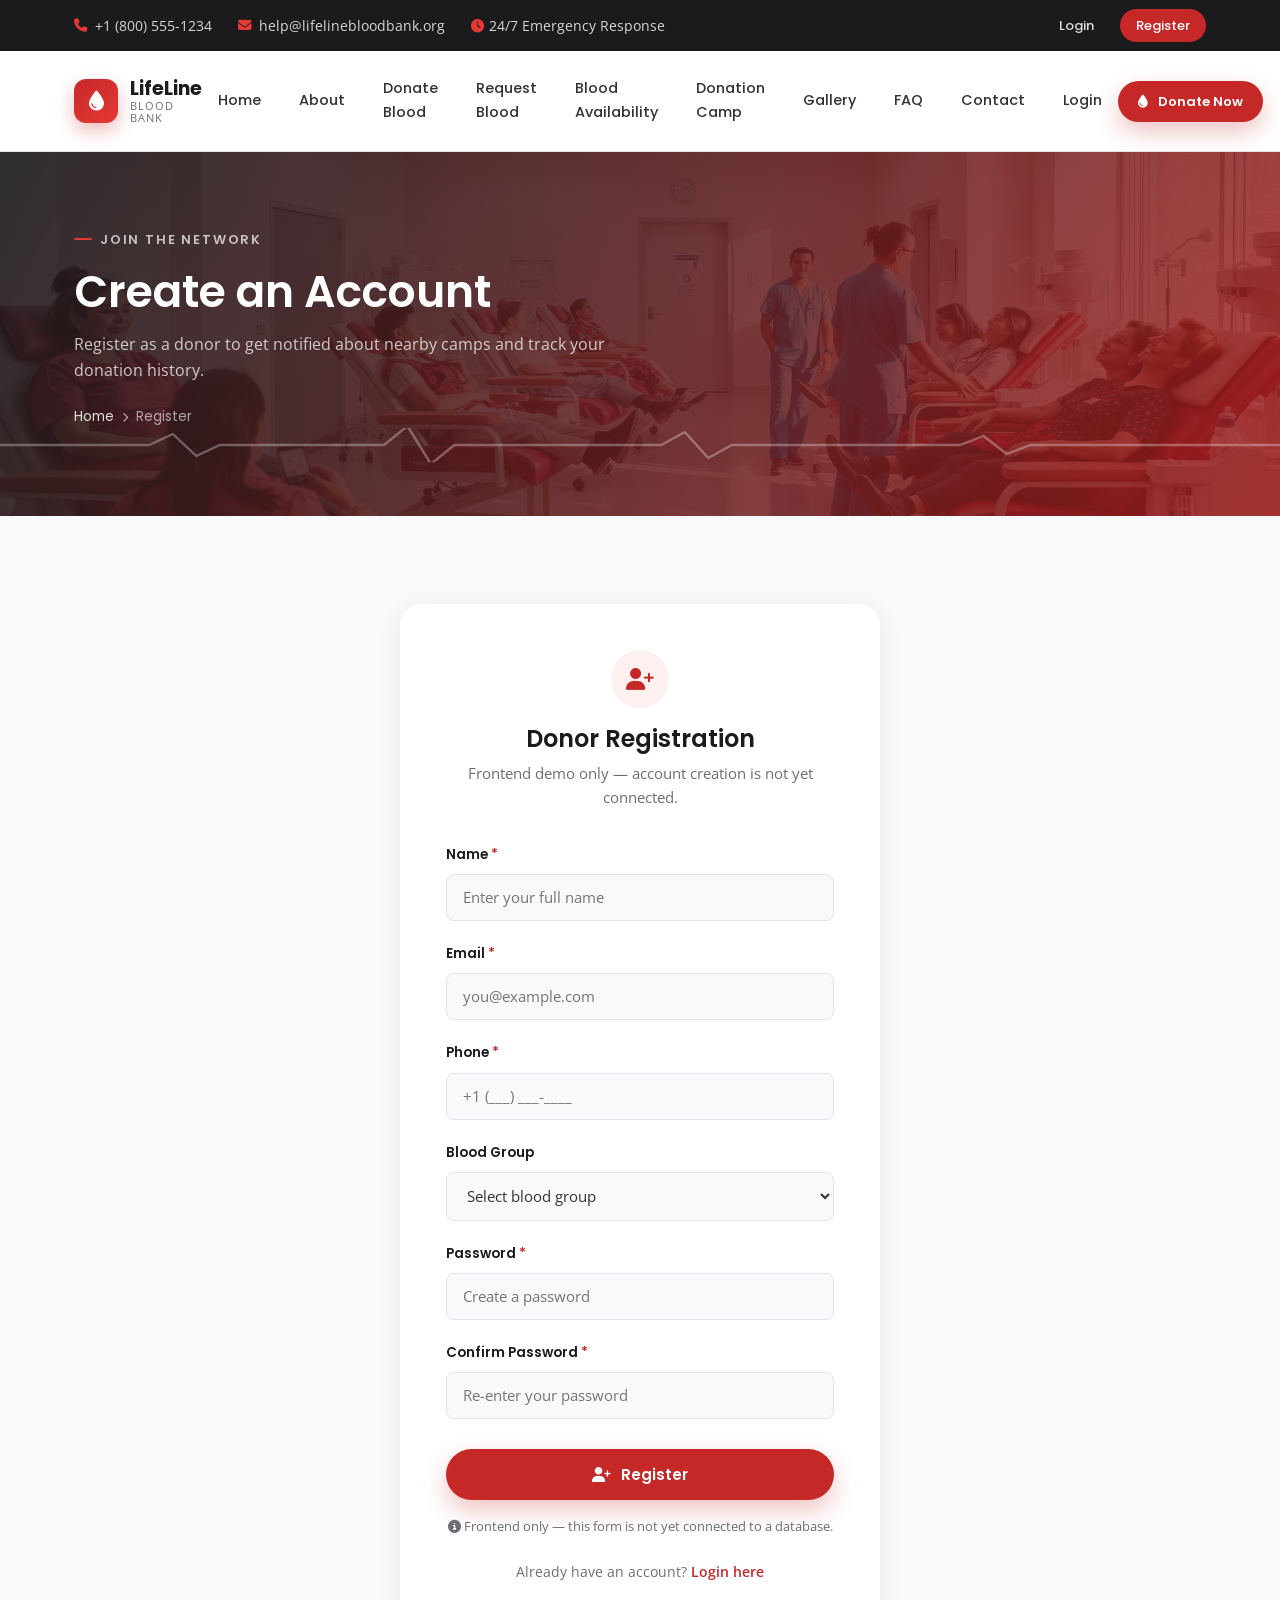
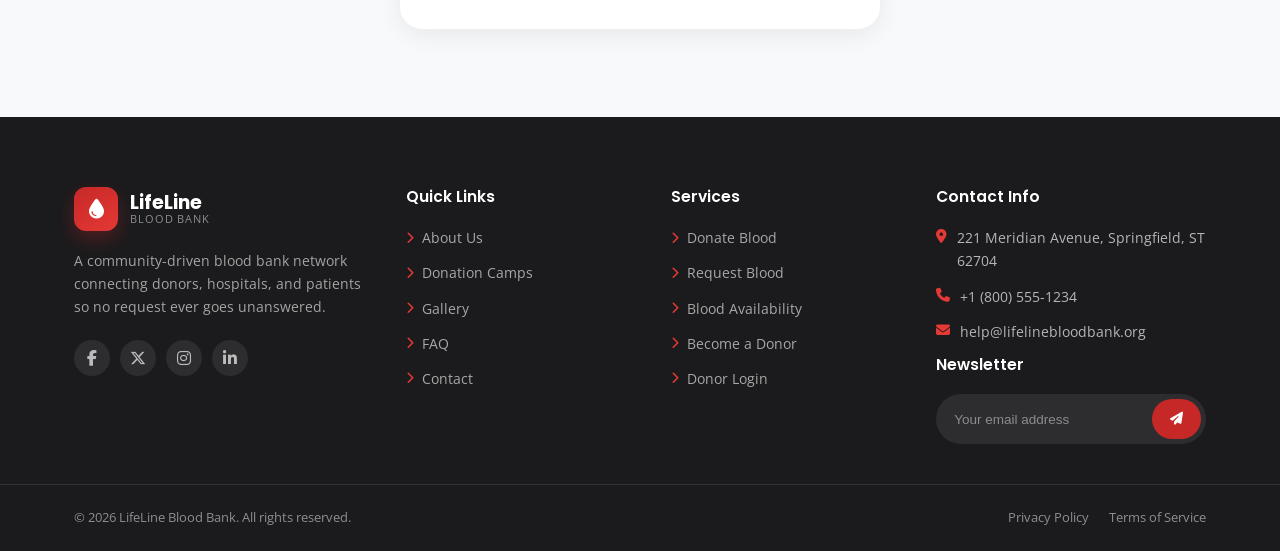
<file: Template/register.html>
<!DOCTYPE html>
<html lang="en">
<head>
  <meta charset="UTF-8" />
  <meta name="viewport" content="width=device-width, initial-scale=1.0" />
  <title>Register | LifeLine Blood Bank</title>
  <meta name="description" content="Create a donor account with LifeLine Blood Bank to register as a donor and track your donation history." />

  <!-- Google Fonts: Poppins (headings) + Open Sans (body) -->
  <link rel="preconnect" href="https://fonts.googleapis.com">
  <link href="https://fonts.googleapis.com/css2?family=Poppins:wght@300;400;500;600;700&family=Open+Sans:wght@400;500;600;700&display=swap" rel="stylesheet">

  <!-- Font Awesome Icons -->
  <link rel="stylesheet" href="https://cdnjs.cloudflare.com/ajax/libs/font-awesome/6.5.1/css/all.min.css" />

  <!-- Stylesheets -->
  <link rel="stylesheet" href="css/style.css" />
  <link rel="stylesheet" href="css/responsive.css" />
</head>
<body>
  <!-- ===================== TOP BAR ===================== -->
  <div class="topbar">
    <div class="container">
      <div class="topbar-contacts">
        <a href="tel:+18005551234"><i class="fa-solid fa-phone"></i> +1 (800) 555-1234</a>
        <a href="mailto:help@lifelinebloodbank.org" class="hide-small"><i class="fa-solid fa-envelope"></i> help@lifelinebloodbank.org</a>
        <span class="hide-tablet"><i class="fa-solid fa-clock"></i> 24/7 Emergency Response</span>
      </div>
      <div class="topbar-actions">
        <a href="login.html" class="login-link">Login</a>
        <a href="register.html" class="register-link">Register</a>
      </div>
    </div>
  </div>

  <!-- ===================== HEADER / NAVIGATION ===================== -->
  <header class="site-header">
    <div class="container navbar">
      <a href="index.html" class="brand">
        <span class="brand-mark"><i class="fa-solid fa-droplet"></i></span>
        <span class="brand-text">
          <span class="brand-name">LifeLine</span>
          <span class="brand-tag">Blood Bank</span>
        </span>
      </a>

      <nav class="nav-menu" aria-label="Primary navigation">
          <a href="index.html">Home</a>
          <a href="about.html">About</a>
          <a href="donate-blood.html">Donate Blood</a>
          <a href="request-blood.html">Request Blood</a>
          <a href="blood-availability.html">Blood Availability</a>
          <a href="donation-camp.html">Donation Camp</a>
          <a href="gallery.html">Gallery</a>
          <a href="faq.html">FAQ</a>
          <a href="contact.html">Contact</a>
          <a href="login.html">Login</a>
      </nav>

      <div class="nav-cta">
        <a href="donate-blood.html" class="btn btn-primary btn-sm"><i class="fa-solid fa-droplet"></i> <span class="hide-tablet">Donate Now</span></a>
        <button class="hamburger" aria-label="Toggle navigation menu">
          <span></span><span></span><span></span>
        </button>
      </div>
    </div>
  </header>


  <!-- ===================== PAGE HERO ===================== -->
  <section class="page-hero has-photo">
    <div class="container">
      <span class="eyebrow page-hero-eyebrow">Join the network</span>
      <h1>Create an Account</h1>
      <p>Register as a donor to get notified about nearby camps and track your donation history.</p>
      <div class="breadcrumbs"><a href="index.html">Home</a> <i class="fa-solid fa-chevron-right" style="font-size:10px;"></i> <span>Register</span></div>
    </div>
  <svg class="pulse-divider on-dark" viewBox="0 0 1200 34" preserveAspectRatio="none" aria-hidden="true">
    <path d="M0 17 L140 17 L162 6 L184 28 L206 17 L360 17 L382 -2 L404 36 L426 17 L620 17 L642 4 L664 30 L686 17 L900 17 L922 8 L944 26 L966 17 L1200 17" />
  </svg>

  </section>

  <!-- ===================== REGISTER FORM ===================== -->
  <section class="auth-section">
    <div class="container">
      <div class="form-shell narrow">
        <div class="form-shell-head">
          <i class="fa-solid fa-user-plus"></i>
          <h2>Donor Registration</h2>
          <p>Frontend demo only — account creation is not yet connected.</p>
        </div>

        <form data-frontend-only="#registerFormNote">
          <div class="form-grid" style="grid-template-columns:1fr;">
            <div class="form-group">
              <label for="regName">Name <span class="req">*</span></label>
              <input type="text" id="regName" name="regName" placeholder="Enter your full name" required />
            </div>
            <div class="form-group">
              <label for="regEmail">Email <span class="req">*</span></label>
              <input type="email" id="regEmail" name="regEmail" placeholder="you@example.com" required />
            </div>
            <div class="form-group">
              <label for="regPhone">Phone <span class="req">*</span></label>
              <input type="tel" id="regPhone" name="regPhone" placeholder="+1 (___) ___-____" required />
            </div>
            <div class="form-group">
              <label for="regBloodGroup">Blood Group</label>
              <select id="regBloodGroup" name="regBloodGroup">
                <option value="">Select blood group</option>
                <option>A+</option><option>A-</option>
                <option>B+</option><option>B-</option>
                <option>AB+</option><option>AB-</option>
                <option>O+</option><option>O-</option>
                <option>Not sure</option>
              </select>
            </div>
            <div class="form-group">
              <label for="regPassword">Password <span class="req">*</span></label>
              <input type="password" id="regPassword" name="regPassword" placeholder="Create a password" required />
            </div>
            <div class="form-group">
              <label for="regConfirmPassword">Confirm Password <span class="req">*</span></label>
              <input type="password" id="regConfirmPassword" name="regConfirmPassword" placeholder="Re-enter your password" required />
            </div>
          </div>

          <div class="form-actions">
            <button type="submit" class="btn btn-primary btn-block"><i class="fa-solid fa-user-plus"></i> Register</button>
            <p class="form-note" id="registerFormNote"><i class="fa-solid fa-circle-info"></i> Frontend only — this form is not yet connected to a database.</p>
          </div>
        </form>

        <p class="form-foot-link">Already have an account? <a href="login.html">Login here</a></p>
      </div>
    </div>
  </section>
  <!-- ===================== FOOTER ===================== -->
  <footer class="site-footer">
    <div class="footer-top">
      <div class="container footer-grid">

        <div class="footer-brand">
          <a href="index.html" class="brand">
            <span class="brand-mark"><i class="fa-solid fa-droplet"></i></span>
            <span class="brand-text">
              <span class="brand-name">LifeLine</span>
              <span class="brand-tag">Blood Bank</span>
            </span>
          </a>
          <div class="footer-about">
            <p>A community-driven blood bank network connecting donors, hospitals, and patients so no request ever goes unanswered.</p>
          </div>
          <div class="footer-social">
            <a href="#" aria-label="Facebook"><i class="fa-brands fa-facebook-f"></i></a>
            <a href="#" aria-label="Twitter"><i class="fa-brands fa-x-twitter"></i></a>
            <a href="#" aria-label="Instagram"><i class="fa-brands fa-instagram"></i></a>
            <a href="#" aria-label="LinkedIn"><i class="fa-brands fa-linkedin-in"></i></a>
          </div>
        </div>

        <div class="footer-col">
          <h4>Quick Links</h4>
          <ul>
            <li><a href="about.html"><i class="fa-solid fa-chevron-right"></i> About Us</a></li>
            <li><a href="donation-camp.html"><i class="fa-solid fa-chevron-right"></i> Donation Camps</a></li>
            <li><a href="gallery.html"><i class="fa-solid fa-chevron-right"></i> Gallery</a></li>
            <li><a href="faq.html"><i class="fa-solid fa-chevron-right"></i> FAQ</a></li>
            <li><a href="contact.html"><i class="fa-solid fa-chevron-right"></i> Contact</a></li>
          </ul>
        </div>

        <div class="footer-col">
          <h4>Services</h4>
          <ul>
            <li><a href="donate-blood.html"><i class="fa-solid fa-chevron-right"></i> Donate Blood</a></li>
            <li><a href="request-blood.html"><i class="fa-solid fa-chevron-right"></i> Request Blood</a></li>
            <li><a href="blood-availability.html"><i class="fa-solid fa-chevron-right"></i> Blood Availability</a></li>
            <li><a href="register.html"><i class="fa-solid fa-chevron-right"></i> Become a Donor</a></li>
            <li><a href="login.html"><i class="fa-solid fa-chevron-right"></i> Donor Login</a></li>
          </ul>
        </div>

        <div class="footer-col">
          <h4>Contact Info</h4>
          <ul class="footer-contact">
            <li><i class="fa-solid fa-location-dot"></i> <span>221 Meridian Avenue, Springfield, ST 62704</span></li>
            <li><i class="fa-solid fa-phone"></i> <span>+1 (800) 555-1234</span></li>
            <li><i class="fa-solid fa-envelope"></i> <span>help@lifelinebloodbank.org</span></li>
          </ul>
          <div class="newsletter-box">
            <h4>Newsletter</h4>
            <form class="newsletter-form" data-frontend-only="#newsletterNote">
              <input type="email" placeholder="Your email address" required />
              <button type="submit"><i class="fa-solid fa-paper-plane"></i></button>
            </form>
          </div>
        </div>

      </div>
    </div>

    <div class="footer-bottom">
      <div class="container">
        <span>&copy; 2026 LifeLine Blood Bank. All rights reserved.</span>
        <div class="footer-bottom-links">
          <a href="#">Privacy Policy</a>
          <a href="#">Terms of Service</a>
        </div>
      </div>
    </div>
  </footer>

  <!-- Back to top -->
  <button class="back-to-top" aria-label="Back to top"><i class="fa-solid fa-arrow-up"></i></button>

  <script src="js/main.js"></script>
</body>
</html>
</file>
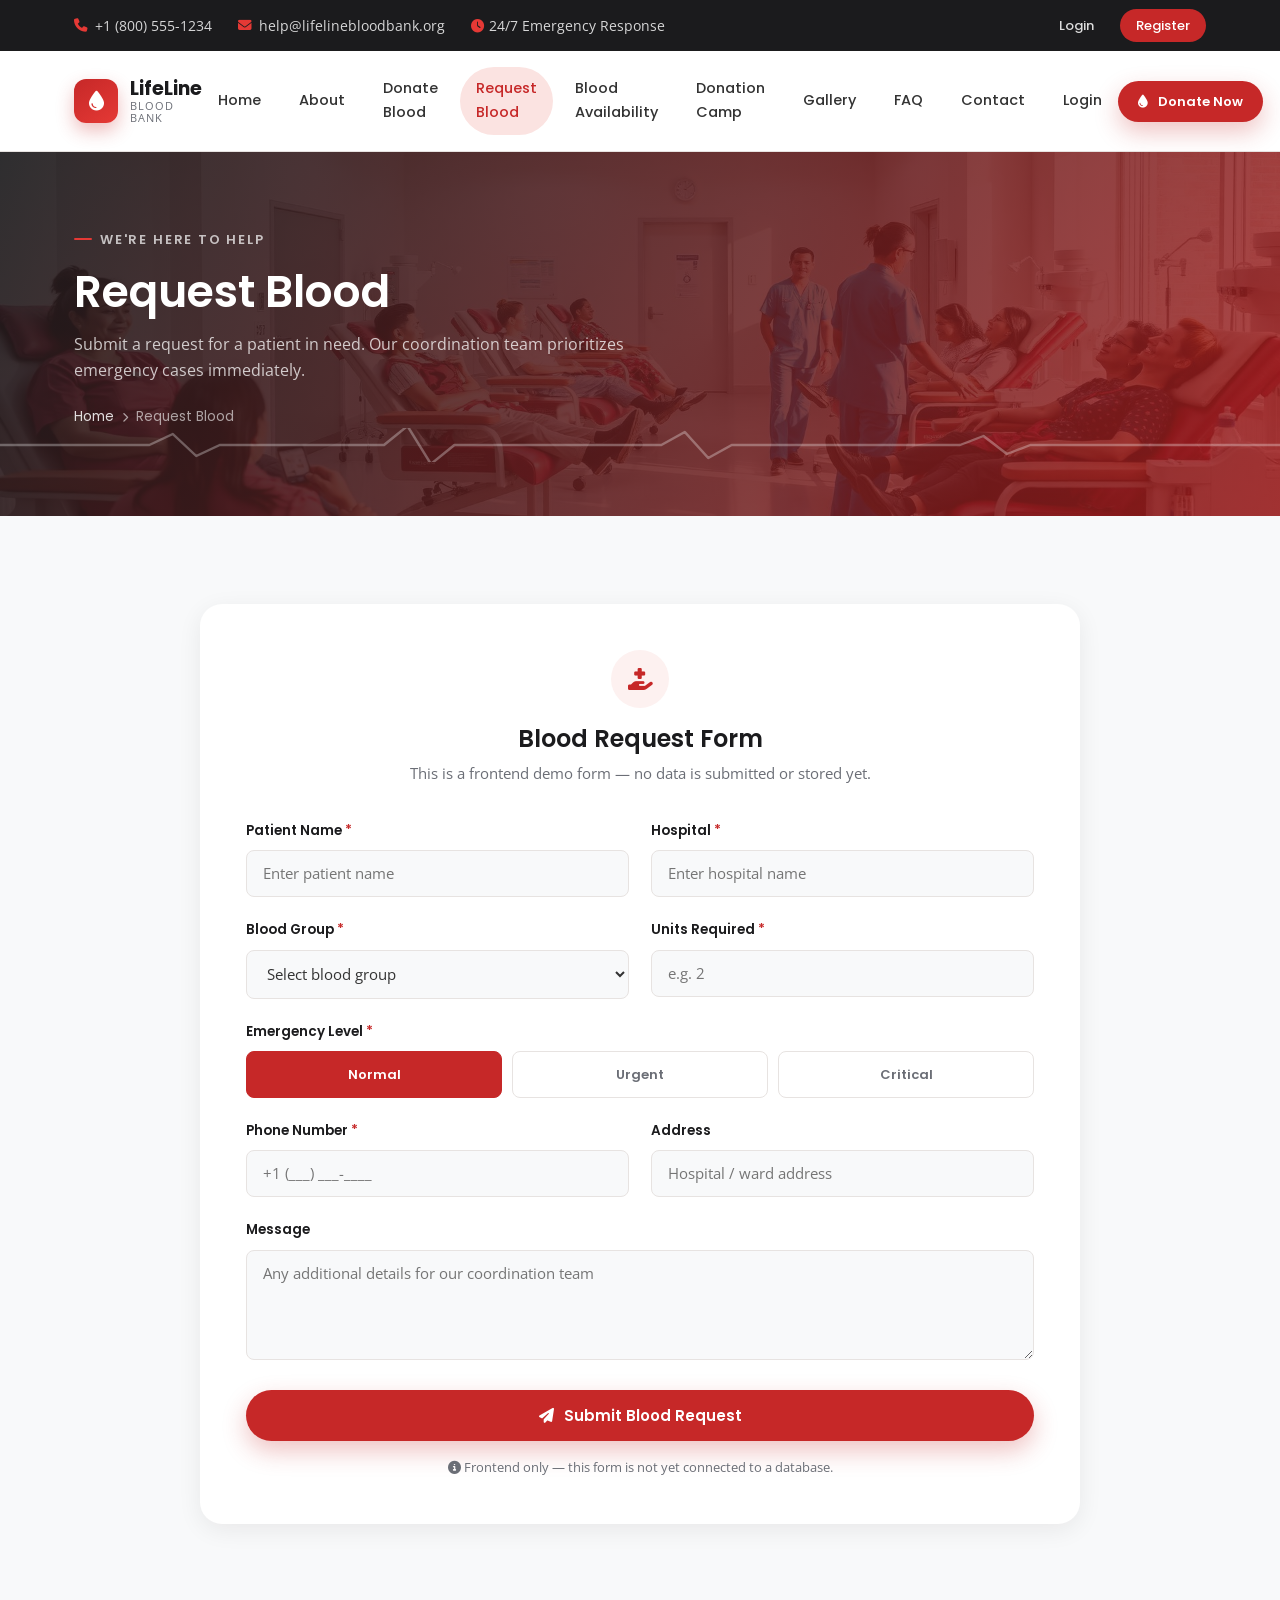
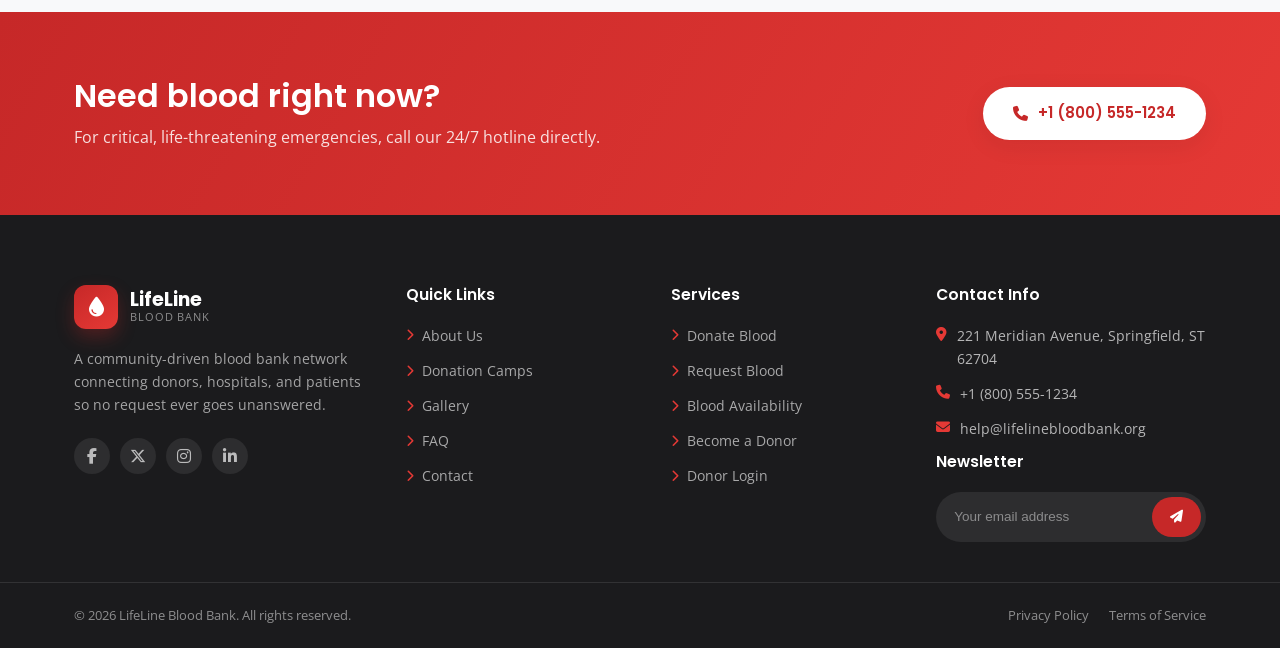
<file: Template/request-blood.html>
<!DOCTYPE html>
<html lang="en">
<head>
  <meta charset="UTF-8" />
  <meta name="viewport" content="width=device-width, initial-scale=1.0" />
  <title>Request Blood | LifeLine Blood Bank</title>
  <meta name="description" content="Request blood for a patient in need. Submit hospital, blood group, and emergency level for fast coordination." />

  <!-- Google Fonts: Poppins (headings) + Open Sans (body) -->
  <link rel="preconnect" href="https://fonts.googleapis.com">
  <link href="https://fonts.googleapis.com/css2?family=Poppins:wght@300;400;500;600;700&family=Open+Sans:wght@400;500;600;700&display=swap" rel="stylesheet">

  <!-- Font Awesome Icons -->
  <link rel="stylesheet" href="https://cdnjs.cloudflare.com/ajax/libs/font-awesome/6.5.1/css/all.min.css" />

  <!-- Stylesheets -->
  <link rel="stylesheet" href="css/style.css" />
  <link rel="stylesheet" href="css/responsive.css" />
</head>
<body>
  <!-- ===================== TOP BAR ===================== -->
  <div class="topbar">
    <div class="container">
      <div class="topbar-contacts">
        <a href="tel:+18005551234"><i class="fa-solid fa-phone"></i> +1 (800) 555-1234</a>
        <a href="mailto:help@lifelinebloodbank.org" class="hide-small"><i class="fa-solid fa-envelope"></i> help@lifelinebloodbank.org</a>
        <span class="hide-tablet"><i class="fa-solid fa-clock"></i> 24/7 Emergency Response</span>
      </div>
      <div class="topbar-actions">
        <a href="login.html" class="login-link">Login</a>
        <a href="register.html" class="register-link">Register</a>
      </div>
    </div>
  </div>

  <!-- ===================== HEADER / NAVIGATION ===================== -->
  <header class="site-header">
    <div class="container navbar">
      <a href="index.html" class="brand">
        <span class="brand-mark"><i class="fa-solid fa-droplet"></i></span>
        <span class="brand-text">
          <span class="brand-name">LifeLine</span>
          <span class="brand-tag">Blood Bank</span>
        </span>
      </a>

      <nav class="nav-menu" aria-label="Primary navigation">
          <a href="index.html">Home</a>
          <a href="about.html">About</a>
          <a href="donate-blood.html">Donate Blood</a>
          <a href="request-blood.html" class="active">Request Blood</a>
          <a href="blood-availability.html">Blood Availability</a>
          <a href="donation-camp.html">Donation Camp</a>
          <a href="gallery.html">Gallery</a>
          <a href="faq.html">FAQ</a>
          <a href="contact.html">Contact</a>
          <a href="login.html">Login</a>
      </nav>

      <div class="nav-cta">
        <a href="donate-blood.html" class="btn btn-primary btn-sm"><i class="fa-solid fa-droplet"></i> <span class="hide-tablet">Donate Now</span></a>
        <button class="hamburger" aria-label="Toggle navigation menu">
          <span></span><span></span><span></span>
        </button>
      </div>
    </div>
  </header>


  <!-- ===================== PAGE HERO ===================== -->
  <section class="page-hero has-photo">
    <div class="container">
      <span class="eyebrow page-hero-eyebrow">We're here to help</span>
      <h1>Request Blood</h1>
      <p>Submit a request for a patient in need. Our coordination team prioritizes emergency cases immediately.</p>
      <div class="breadcrumbs"><a href="index.html">Home</a> <i class="fa-solid fa-chevron-right" style="font-size:10px;"></i> <span>Request Blood</span></div>
    </div>
  <svg class="pulse-divider on-dark" viewBox="0 0 1200 34" preserveAspectRatio="none" aria-hidden="true">
    <path d="M0 17 L140 17 L162 6 L184 28 L206 17 L360 17 L382 -2 L404 36 L426 17 L620 17 L642 4 L664 30 L686 17 L900 17 L922 8 L944 26 L966 17 L1200 17" />
  </svg>

  </section>

  <!-- ===================== REQUEST FORM ===================== -->
  <section class="request-form-section">
    <div class="container">
      <div class="form-shell">
        <div class="form-shell-head">
          <i class="fa-solid fa-hand-holding-medical"></i>
          <h2>Blood Request Form</h2>
          <p>This is a frontend demo form — no data is submitted or stored yet.</p>
        </div>

        <form data-frontend-only="#requestFormNote">
          <div class="form-grid">
            <div class="form-group">
              <label for="patientName">Patient Name <span class="req">*</span></label>
              <input type="text" id="patientName" name="patientName" placeholder="Enter patient name" required />
            </div>
            <div class="form-group">
              <label for="hospital">Hospital <span class="req">*</span></label>
              <input type="text" id="hospital" name="hospital" placeholder="Enter hospital name" required />
            </div>

            <div class="form-group">
              <label for="reqBloodGroup">Blood Group <span class="req">*</span></label>
              <select id="reqBloodGroup" name="reqBloodGroup" required>
                <option value="">Select blood group</option>
                <option>A+</option><option>A-</option>
                <option>B+</option><option>B-</option>
                <option>AB+</option><option>AB-</option>
                <option>O+</option><option>O-</option>
              </select>
            </div>
            <div class="form-group">
              <label for="units">Units Required <span class="req">*</span></label>
              <input type="number" id="units" name="units" min="1" placeholder="e.g. 2" required />
            </div>

            <div class="form-group full">
              <label>Emergency Level <span class="req">*</span></label>
              <div class="emergency-scale">
                <label><input type="radio" name="emergency" value="normal" checked /><span>Normal</span></label>
                <label><input type="radio" name="emergency" value="urgent" /><span>Urgent</span></label>
                <label><input type="radio" name="emergency" value="critical" /><span>Critical</span></label>
              </div>
            </div>

            <div class="form-group">
              <label for="reqPhone">Phone Number <span class="req">*</span></label>
              <input type="tel" id="reqPhone" name="reqPhone" placeholder="+1 (___) ___-____" required />
            </div>
            <div class="form-group">
              <label for="reqAddress">Address</label>
              <input type="text" id="reqAddress" name="reqAddress" placeholder="Hospital / ward address" />
            </div>

            <div class="form-group full">
              <label for="message">Message</label>
              <textarea id="message" name="message" placeholder="Any additional details for our coordination team"></textarea>
            </div>
          </div>

          <div class="form-actions">
            <button type="submit" class="btn btn-primary btn-block"><i class="fa-solid fa-paper-plane"></i> Submit Blood Request</button>
            <p class="form-note" id="requestFormNote"><i class="fa-solid fa-circle-info"></i> Frontend only — this form is not yet connected to a database.</p>
          </div>
        </form>
      </div>
    </div>
  </section>

  <!-- ===================== EMERGENCY NOTE ===================== -->
  <section class="cta-band">
    <div class="container cta-inner">
      <div>
        <h2>Need blood right now?</h2>
        <p>For critical, life-threatening emergencies, call our 24/7 hotline directly.</p>
      </div>
      <div class="cta-actions">
        <a href="tel:+18005551234" class="btn btn-light"><i class="fa-solid fa-phone"></i> +1 (800) 555-1234</a>
      </div>
    </div>
  </section>
  <!-- ===================== FOOTER ===================== -->
  <footer class="site-footer">
    <div class="footer-top">
      <div class="container footer-grid">

        <div class="footer-brand">
          <a href="index.html" class="brand">
            <span class="brand-mark"><i class="fa-solid fa-droplet"></i></span>
            <span class="brand-text">
              <span class="brand-name">LifeLine</span>
              <span class="brand-tag">Blood Bank</span>
            </span>
          </a>
          <div class="footer-about">
            <p>A community-driven blood bank network connecting donors, hospitals, and patients so no request ever goes unanswered.</p>
          </div>
          <div class="footer-social">
            <a href="#" aria-label="Facebook"><i class="fa-brands fa-facebook-f"></i></a>
            <a href="#" aria-label="Twitter"><i class="fa-brands fa-x-twitter"></i></a>
            <a href="#" aria-label="Instagram"><i class="fa-brands fa-instagram"></i></a>
            <a href="#" aria-label="LinkedIn"><i class="fa-brands fa-linkedin-in"></i></a>
          </div>
        </div>

        <div class="footer-col">
          <h4>Quick Links</h4>
          <ul>
            <li><a href="about.html"><i class="fa-solid fa-chevron-right"></i> About Us</a></li>
            <li><a href="donation-camp.html"><i class="fa-solid fa-chevron-right"></i> Donation Camps</a></li>
            <li><a href="gallery.html"><i class="fa-solid fa-chevron-right"></i> Gallery</a></li>
            <li><a href="faq.html"><i class="fa-solid fa-chevron-right"></i> FAQ</a></li>
            <li><a href="contact.html"><i class="fa-solid fa-chevron-right"></i> Contact</a></li>
          </ul>
        </div>

        <div class="footer-col">
          <h4>Services</h4>
          <ul>
            <li><a href="donate-blood.html"><i class="fa-solid fa-chevron-right"></i> Donate Blood</a></li>
            <li><a href="request-blood.html"><i class="fa-solid fa-chevron-right"></i> Request Blood</a></li>
            <li><a href="blood-availability.html"><i class="fa-solid fa-chevron-right"></i> Blood Availability</a></li>
            <li><a href="register.html"><i class="fa-solid fa-chevron-right"></i> Become a Donor</a></li>
            <li><a href="login.html"><i class="fa-solid fa-chevron-right"></i> Donor Login</a></li>
          </ul>
        </div>

        <div class="footer-col">
          <h4>Contact Info</h4>
          <ul class="footer-contact">
            <li><i class="fa-solid fa-location-dot"></i> <span>221 Meridian Avenue, Springfield, ST 62704</span></li>
            <li><i class="fa-solid fa-phone"></i> <span>+1 (800) 555-1234</span></li>
            <li><i class="fa-solid fa-envelope"></i> <span>help@lifelinebloodbank.org</span></li>
          </ul>
          <div class="newsletter-box">
            <h4>Newsletter</h4>
            <form class="newsletter-form" data-frontend-only="#newsletterNote">
              <input type="email" placeholder="Your email address" required />
              <button type="submit"><i class="fa-solid fa-paper-plane"></i></button>
            </form>
          </div>
        </div>

      </div>
    </div>

    <div class="footer-bottom">
      <div class="container">
        <span>&copy; 2026 LifeLine Blood Bank. All rights reserved.</span>
        <div class="footer-bottom-links">
          <a href="#">Privacy Policy</a>
          <a href="#">Terms of Service</a>
        </div>
      </div>
    </div>
  </footer>

  <!-- Back to top -->
  <button class="back-to-top" aria-label="Back to top"><i class="fa-solid fa-arrow-up"></i></button>

  <script src="js/main.js"></script>
</body>
</html>
</file>
<file: Template/css/style.css>
/* ==========================================================================
   LIFELINE BLOOD BANK — MAIN STYLESHEET
   Design signature: the "pulse line" — an EKG-style heartbeat trace used
   as a section divider and hero motif, tying every page back to the idea
   of a sustained, living signal that donation keeps unbroken.
   ========================================================================== */

/* --------------------------------------------------------------------------
   1. DESIGN TOKENS
   -------------------------------------------------------------------------- */
:root {
  /* Brand palette (per brief) */
  --color-primary: #C62828;
  --color-primary-dark: #A31E1E;
  --color-accent: #E53935;
  --color-white: #FFFFFF;
  --color-bg: #F8F9FA;
  --color-text: #333333;
  --color-success: #2E7D32;

  /* Supporting neutrals */
  --color-ink: #1B1B1D;          /* footer / deep contrast surfaces */
  --color-ink-soft: #2A2A2D;
  --color-muted: #6B6E76;
  --color-line: #E7E3E1;
  --color-tint: #FDF1F0;         /* soft red-tinted section background */
  --color-tint-strong: #FBE3E1;

  /* Typography */
  --font-display: 'Poppins', sans-serif;
  --font-body: 'Open Sans', sans-serif;

  /* Layout */
  --container: 1180px;
  --radius-sm: 8px;
  --radius-md: 14px;
  --radius-lg: 22px;
  --shadow-soft: 0 6px 24px rgba(28, 20, 20, 0.07);
  --shadow-hover: 0 16px 36px rgba(198, 40, 40, 0.16);
  --header-height: 128px;
}

/* --------------------------------------------------------------------------
   2. RESET & BASE
   -------------------------------------------------------------------------- */
* { margin: 0; padding: 0; box-sizing: border-box; }

html { scroll-behavior: smooth; }

body {
  font-family: var(--font-body);
  color: var(--color-text);
  background: var(--color-bg);
  line-height: 1.65;
  font-size: 16px;
  overflow-x: hidden;
}

img { max-width: 100%; display: block; }

a { text-decoration: none; color: inherit; }

ul { list-style: none; }

button { font-family: inherit; cursor: pointer; border: none; background: none; }

h1, h2, h3, h4, h5 {
  font-family: var(--font-display);
  color: var(--color-ink);
  line-height: 1.25;
  font-weight: 600;
}

.container {
  max-width: var(--container);
  margin: 0 auto;
  padding: 0 24px;
}

section { padding: 88px 0; }

/* Focus visibility for accessibility */
a:focus-visible, button:focus-visible, input:focus-visible, textarea:focus-visible, select:focus-visible {
  outline: 2px solid var(--color-primary);
  outline-offset: 3px;
}

@media (prefers-reduced-motion: reduce) {
  * { animation-duration: 0.001ms !important; animation-iteration-count: 1 !important; transition-duration: 0.001ms !important; scroll-behavior: auto !important; }
}

/* --------------------------------------------------------------------------
   3. TYPOGRAPHY HELPERS
   -------------------------------------------------------------------------- */
.eyebrow {
  display: inline-flex;
  align-items: center;
  gap: 8px;
  font-family: var(--font-display);
  font-size: 13px;
  font-weight: 600;
  letter-spacing: 0.14em;
  text-transform: uppercase;
  color: var(--color-primary);
  margin-bottom: 14px;
}

.eyebrow::before {
  content: '';
  width: 18px;
  height: 2px;
  background: var(--color-primary);
  border-radius: 2px;
}

.section-head { max-width: 620px; margin-bottom: 48px; }
.section-head.centered { margin: 0 auto 56px; text-align: center; }
.section-head h2 { font-size: clamp(28px, 3.4vw, 40px); margin-bottom: 14px; }
.section-head p { color: var(--color-muted); font-size: 17px; }

/* --------------------------------------------------------------------------
   4. BUTTONS
   -------------------------------------------------------------------------- */
.btn {
  display: inline-flex;
  align-items: center;
  justify-content: center;
  gap: 10px;
  font-family: var(--font-display);
  font-weight: 600;
  font-size: 15px;
  padding: 14px 30px;
  border-radius: 999px;
  transition: transform 0.25s ease, box-shadow 0.25s ease, background 0.25s ease, color 0.25s ease;
  white-space: nowrap;
}

.btn-primary {
  background: var(--color-primary);
  color: var(--color-white);
  box-shadow: 0 10px 24px rgba(198, 40, 40, 0.28);
}
.btn-primary:hover { background: var(--color-primary-dark); transform: translateY(-2px); box-shadow: 0 14px 28px rgba(198, 40, 40, 0.34); }

.btn-outline {
  background: transparent;
  color: var(--color-primary);
  border: 1.5px solid var(--color-primary);
}
.btn-outline:hover { background: var(--color-primary); color: var(--color-white); transform: translateY(-2px); }

.btn-light {
  background: var(--color-white);
  color: var(--color-primary);
  box-shadow: var(--shadow-soft);
}
.btn-light:hover { transform: translateY(-2px); box-shadow: var(--shadow-hover); }

.btn-ghost-light {
  background: transparent;
  color: var(--color-white);
  border: 1.5px solid rgba(255,255,255,0.55);
}
.btn-ghost-light:hover { background: rgba(255,255,255,0.14); border-color: var(--color-white); }

.btn-sm { padding: 10px 20px; font-size: 13px; }
.btn-block { width: 100%; }

/* --------------------------------------------------------------------------
   5. TOP BAR
   -------------------------------------------------------------------------- */
.topbar {
  background: var(--color-ink);
  color: rgba(255,255,255,0.82);
  font-size: 13.5px;
}
.topbar .container {
  display: flex;
  align-items: center;
  justify-content: space-between;
  padding-top: 9px;
  padding-bottom: 9px;
}
.topbar-contacts { display: flex; gap: 26px; align-items: center; }
.topbar-contacts a { display: flex; align-items: center; gap: 7px; color: inherit; transition: color 0.2s; }
.topbar-contacts a:hover { color: var(--color-accent); }
.topbar-contacts i { color: var(--color-accent); }
.topbar-actions { display: flex; gap: 10px; align-items: center; }
.topbar-actions a { font-family: var(--font-display); font-weight: 500; font-size: 13px; padding: 6px 16px; border-radius: 999px; }
.topbar-actions .login-link { color: rgba(255,255,255,0.85); }
.topbar-actions .login-link:hover { color: var(--color-white); }
.topbar-actions .register-link { background: var(--color-primary); color: var(--color-white); }
.topbar-actions .register-link:hover { background: var(--color-accent); }

/* --------------------------------------------------------------------------
   6. HEADER / NAVIGATION
   -------------------------------------------------------------------------- */
.site-header {
  position: sticky;
  top: 0;
  z-index: 500;
  background: var(--color-white);
  box-shadow: 0 1px 0 var(--color-line);
  transition: box-shadow 0.3s ease;
}
.site-header.is-scrolled { box-shadow: 0 8px 24px rgba(0,0,0,0.08); }

.navbar {
  display: flex;
  align-items: center;
  justify-content: space-between;
  padding-top: 16px;
  padding-bottom: 16px;
}

.brand { display: flex; align-items: center; gap: 12px; font-family: var(--font-display); }
.brand-mark {
  width: 44px; height: 44px;
  border-radius: 12px;
  background: linear-gradient(145deg, var(--color-primary), var(--color-accent));
  display: flex; align-items: center; justify-content: center;
  color: var(--color-white); font-size: 20px;
  box-shadow: 0 8px 18px rgba(198,40,40,0.3);
  flex-shrink: 0;
}
.brand-text { display: flex; flex-direction: column; line-height: 1.1; }
.brand-text .brand-name { font-weight: 700; font-size: 19px; color: var(--color-ink); }
.brand-text .brand-tag { font-size: 11px; letter-spacing: 0.08em; color: var(--color-muted); font-family: var(--font-body); text-transform: uppercase; }

.nav-menu { display: flex; align-items: center; gap: 6px; }
.nav-menu a {
  font-family: var(--font-display);
  font-size: 14.5px;
  font-weight: 500;
  color: var(--color-text);
  padding: 10px 16px;
  border-radius: 999px;
  position: relative;
  transition: color 0.2s ease, background 0.2s ease;
}
.nav-menu a:hover { color: var(--color-primary); background: var(--color-tint); }
.nav-menu a.active { color: var(--color-primary); background: var(--color-tint-strong); }

.nav-cta { display: flex; align-items: center; gap: 12px; }

.hamburger {
  display: none;
  flex-direction: column;
  gap: 5px;
  width: 30px;
  padding: 4px;
}
.hamburger span { display: block; height: 2.5px; width: 100%; background: var(--color-ink); border-radius: 2px; transition: transform 0.3s ease, opacity 0.3s ease; }
.hamburger.is-active span:nth-child(1) { transform: translateY(7.5px) rotate(45deg); }
.hamburger.is-active span:nth-child(2) { opacity: 0; }
.hamburger.is-active span:nth-child(3) { transform: translateY(-7.5px) rotate(-45deg); }

/* --------------------------------------------------------------------------
   7. PULSE LINE — signature divider
   -------------------------------------------------------------------------- */
.pulse-divider { width: 100%; height: 34px; display: block; }
.pulse-divider path {
  fill: none;
  stroke: var(--color-primary);
  stroke-width: 2.4;
  stroke-linecap: round;
  stroke-linejoin: round;
  opacity: 0.55;
}
.pulse-divider.on-dark path { stroke: rgba(255,255,255,0.55); }

.pulse-anim path {
  stroke-dasharray: 620;
  stroke-dashoffset: 620;
  animation: draw-pulse 2.6s ease-out forwards;
}
@keyframes draw-pulse {
  to { stroke-dashoffset: 0; }
}

/* --------------------------------------------------------------------------
   8. PAGE HERO BANNER (inner pages)
   -------------------------------------------------------------------------- */
.page-hero {
  position: relative;
  background: linear-gradient(120deg, var(--color-ink) 0%, #3B1414 60%, var(--color-primary-dark) 100%);
  color: var(--color-white);
  padding: 70px 0 54px;
  overflow: hidden;
}
.page-hero.has-photo {
  background:
    linear-gradient(120deg, rgba(27,27,29,0.90) 0%, rgba(163,30,30,0.82) 100%),
    url('../images/hero-banner.jpg') center/cover no-repeat;
}
.page-hero .container { position: relative; z-index: 2; }
.page-hero-eyebrow { color: rgba(255,255,255,0.7); }
.page-hero-eyebrow::before { background: var(--color-accent); }
.page-hero h1 { font-size: clamp(30px, 4vw, 44px); color: var(--color-white); margin-bottom: 12px; }
.page-hero p { color: rgba(255,255,255,0.75); max-width: 560px; font-size: 16px; }
.breadcrumbs { display: flex; gap: 8px; align-items: center; font-size: 13.5px; color: rgba(255,255,255,0.6); margin-top: 22px; font-family: var(--font-display); }
.breadcrumbs a { color: rgba(255,255,255,0.85); }
.breadcrumbs a:hover { color: var(--color-white); }
.page-hero-bgline { position: absolute; bottom: 0; left: 0; width: 100%; opacity: 0.35; z-index: 1; }

/* --------------------------------------------------------------------------
   9. HOME — HERO
   -------------------------------------------------------------------------- */
.hero {
  position: relative;
  background: linear-gradient(125deg, var(--color-ink) 0%, #401616 55%, var(--color-primary-dark) 100%);
  color: var(--color-white);
  padding-top: 96px;
  padding-bottom: 70px;
  overflow: hidden;
}
.hero-grid {
  display: grid;
  grid-template-columns: 1.05fr 0.95fr;
  gap: 50px;
  align-items: center;
  position: relative;
  z-index: 2;
}
.hero-copy .eyebrow { color: rgba(255,255,255,0.75); }
.hero-copy .eyebrow::before { background: var(--color-accent); }
.hero-copy h1 { font-size: clamp(34px, 5vw, 56px); color: var(--color-white); margin-bottom: 18px; }
.hero-copy h1 span { color: var(--color-accent); }
.hero-copy p { color: rgba(255,255,255,0.78); font-size: 18px; max-width: 480px; margin-bottom: 34px; }
.hero-actions { display: flex; gap: 16px; flex-wrap: wrap; margin-bottom: 40px; }
.hero-mini-stats { display: flex; gap: 34px; }
.hero-mini-stats div { display: flex; flex-direction: column; }
.hero-mini-stats strong { font-family: var(--font-display); font-size: 26px; color: var(--color-white); }
.hero-mini-stats span { font-size: 13px; color: rgba(255,255,255,0.62); }

.hero-visual { position: relative; display: flex; justify-content: center; align-items: center; }
.hero-photo-card {
  position: relative;
  width: 100%;
  max-width: 460px;
  border-radius: var(--radius-lg);
  overflow: hidden;
  box-shadow: 0 30px 60px rgba(0,0,0,0.35);
}
.hero-photo-card img { width: 100%; height: 100%; object-fit: cover; aspect-ratio: 4/5; }
.hero-photo-badge {
  position: absolute; left: 20px; bottom: 20px;
  background: rgba(27,27,29,0.72);
  backdrop-filter: blur(6px);
  color: var(--color-white);
  border-radius: var(--radius-sm);
  padding: 12px 16px;
  display: flex; align-items: center; gap: 10px;
  font-family: var(--font-display);
}
.hero-photo-badge i { color: var(--color-accent); font-size: 18px; }
.hero-photo-badge strong { display: block; font-size: 15px; }
.hero-photo-badge span { font-size: 11.5px; color: rgba(255,255,255,0.7); }
.hero-bg-pulse { position: absolute; bottom: 30px; left: 0; width: 100%; z-index: 1; opacity: 0.4; }

/* --------------------------------------------------------------------------
   10. STATS STRIP
   -------------------------------------------------------------------------- */
.stats-strip { background: var(--color-white); padding: 0; }
.stats-strip .container { transform: translateY(-46px); }
.stats-card {
  background: var(--color-white);
  border-radius: var(--radius-lg);
  box-shadow: var(--shadow-soft);
  display: grid;
  grid-template-columns: repeat(4, 1fr);
}
.stat-item { padding: 34px 24px; text-align: center; border-right: 1px solid var(--color-line); }
.stat-item:last-child { border-right: none; }
.stat-item i { color: var(--color-primary); font-size: 22px; margin-bottom: 10px; }
.stat-item .num { display: block; font-family: var(--font-display); font-size: 34px; font-weight: 700; color: var(--color-ink); }
.stat-item .label { font-size: 13.5px; color: var(--color-muted); }

/* --------------------------------------------------------------------------
   11. BLOOD GROUP CARDS
   -------------------------------------------------------------------------- */
.bloodgroup-grid { display: grid; grid-template-columns: repeat(4, 1fr); gap: 20px; }
.bg-card {
  background: var(--color-white);
  border-radius: var(--radius-md);
  padding: 26px 18px;
  text-align: center;
  box-shadow: var(--shadow-soft);
  transition: transform 0.25s ease, box-shadow 0.25s ease;
  border-top: 3px solid transparent;
}
.bg-card:hover { transform: translateY(-6px); box-shadow: var(--shadow-hover); border-top-color: var(--color-primary); }
.bg-card .bg-icon {
  width: 52px; height: 52px; margin: 0 auto 14px;
  border-radius: 50% 50% 50% 4px;
  background: var(--color-tint);
  color: var(--color-primary);
  display: flex; align-items: center; justify-content: center;
  font-size: 20px; font-family: var(--font-display); font-weight: 700;
}
.bg-card h4 { font-size: 20px; margin-bottom: 4px; }
.bg-card .avail { font-size: 13px; color: var(--color-muted); margin-bottom: 14px; }
.bg-card .avail strong { color: var(--color-success); }
.bg-card .avail.low strong { color: var(--color-primary); }

/* --------------------------------------------------------------------------
   12. FEATURE / VALUE CARDS
   -------------------------------------------------------------------------- */
.value-grid { display: grid; grid-template-columns: repeat(3, 1fr); gap: 26px; }
.value-card {
  background: var(--color-white);
  padding: 38px 30px;
  border-radius: var(--radius-md);
  box-shadow: var(--shadow-soft);
  transition: transform 0.25s ease, box-shadow 0.25s ease;
}
.value-card:hover { transform: translateY(-5px); box-shadow: var(--shadow-hover); }
.value-icon {
  width: 58px; height: 58px; border-radius: var(--radius-sm);
  background: var(--color-tint); color: var(--color-primary);
  display: flex; align-items: center; justify-content: center;
  font-size: 24px; margin-bottom: 22px;
}
.value-card h3 { font-size: 19px; margin-bottom: 10px; }
.value-card p { color: var(--color-muted); font-size: 15px; }

/* --------------------------------------------------------------------------
   13. PROCESS / HOW IT WORKS
   -------------------------------------------------------------------------- */
.process-section { background: var(--color-tint); }
.process-track { display: flex; align-items: flex-start; justify-content: space-between; gap: 10px; position: relative; }
.process-step { flex: 1; text-align: center; position: relative; }
.process-node {
  width: 78px; height: 78px; border-radius: 50%;
  background: var(--color-white);
  border: 2px solid var(--color-line);
  display: flex; align-items: center; justify-content: center;
  font-size: 26px; color: var(--color-primary);
  margin: 0 auto 18px;
  position: relative; z-index: 2;
  box-shadow: var(--shadow-soft);
}
.process-step.is-final .process-node { background: var(--color-primary); color: var(--color-white); border-color: var(--color-primary); }
.process-step h4 { font-size: 16px; margin-bottom: 6px; }
.process-step p { font-size: 13.5px; color: var(--color-muted); }
.process-connector { position: absolute; top: 39px; left: 50%; width: 100%; height: 2px; background: repeating-linear-gradient(90deg, var(--color-primary) 0 6px, transparent 6px 12px); z-index: 1; opacity: 0.5; }
.process-step:last-child .process-connector { display: none; }

/* --------------------------------------------------------------------------
   14. CAMPS
   -------------------------------------------------------------------------- */
.camp-grid { display: grid; grid-template-columns: repeat(3, 1fr); gap: 26px; }
.camp-card { background: var(--color-white); border-radius: var(--radius-md); overflow: hidden; box-shadow: var(--shadow-soft); transition: transform 0.25s ease, box-shadow 0.25s ease; }
.camp-card:hover { transform: translateY(-5px); box-shadow: var(--shadow-hover); }
.camp-media {
  height: 180px;
  background: linear-gradient(135deg, var(--color-primary), var(--color-ink));
  position: relative;
  display: flex; align-items: center; justify-content: center;
  color: rgba(255,255,255,0.5); font-size: 30px;
  overflow: hidden;
}
.camp-media img { width: 100%; height: 100%; object-fit: cover; position: absolute; inset: 0; }
.camp-date-badge {
  position: absolute; top: 14px; left: 14px;
  background: var(--color-white); color: var(--color-primary);
  border-radius: var(--radius-sm);
  padding: 8px 12px; text-align: center; font-family: var(--font-display);
  line-height: 1.1; box-shadow: var(--shadow-soft);
}
.camp-date-badge .d { font-size: 19px; font-weight: 700; display: block; }
.camp-date-badge .m { font-size: 11px; text-transform: uppercase; letter-spacing: 0.05em; }
.camp-body { padding: 22px 22px 26px; }
.camp-body h3 { font-size: 18px; margin-bottom: 10px; }
.camp-meta { display: flex; flex-direction: column; gap: 6px; font-size: 13.5px; color: var(--color-muted); margin-bottom: 18px; }
.camp-meta span { display: flex; align-items: center; gap: 8px; }
.camp-meta i { color: var(--color-primary); width: 16px; }

/* --------------------------------------------------------------------------
   15. TESTIMONIALS SLIDER
   -------------------------------------------------------------------------- */
.testi-section { background: var(--color-ink); color: var(--color-white); position: relative; overflow: hidden; }
.testi-slider { max-width: 720px; margin: 0 auto; position: relative; text-align: center; min-height: 220px; }
.testi-slide { display: none; animation: fade-in 0.5s ease; }
.testi-slide.is-active { display: block; }
@keyframes fade-in { from { opacity: 0; transform: translateY(8px); } to { opacity: 1; transform: translateY(0); } }
.testi-slide i.quote-icon { font-size: 26px; color: var(--color-accent); margin-bottom: 20px; }
.testi-slide p.quote { font-size: 19px; color: rgba(255,255,255,0.9); margin-bottom: 24px; font-family: var(--font-display); font-weight: 300; line-height: 1.55; }
.testi-person { display: flex; align-items: center; justify-content: center; gap: 12px; }
.testi-avatar { width: 46px; height: 46px; border-radius: 50%; background: linear-gradient(135deg, var(--color-accent), var(--color-primary-dark)); display: flex; align-items: center; justify-content: center; font-family: var(--font-display); font-weight: 700; }
.testi-person .name { font-family: var(--font-display); font-weight: 600; font-size: 14.5px; }
.testi-person .role { font-size: 12.5px; color: rgba(255,255,255,0.55); }
.testi-dots { display: flex; justify-content: center; gap: 8px; margin-top: 30px; }
.testi-dots button { width: 9px; height: 9px; border-radius: 50%; background: rgba(255,255,255,0.3); transition: background 0.2s, transform 0.2s; }
.testi-dots button.is-active { background: var(--color-accent); transform: scale(1.2); }

/* --------------------------------------------------------------------------
   16. NEWS CARDS
   -------------------------------------------------------------------------- */
.news-grid { display: grid; grid-template-columns: repeat(3, 1fr); gap: 26px; }
.news-card { background: var(--color-white); border-radius: var(--radius-md); overflow: hidden; box-shadow: var(--shadow-soft); transition: transform 0.25s ease, box-shadow 0.25s ease; }
.news-card:hover { transform: translateY(-5px); box-shadow: var(--shadow-hover); }
.news-media { height: 160px; background: linear-gradient(135deg, var(--color-tint-strong), var(--color-tint)); display: flex; align-items: center; justify-content: center; color: var(--color-primary); font-size: 26px; }
.news-body { padding: 22px 24px 26px; }
.news-tag { font-family: var(--font-display); font-size: 11.5px; font-weight: 600; text-transform: uppercase; letter-spacing: 0.06em; color: var(--color-primary); }
.news-body h3 { font-size: 17px; margin: 10px 0; }
.news-date { font-size: 12.5px; color: var(--color-muted); display: flex; align-items: center; gap: 6px; margin-bottom: 12px; }
.news-body a.read-more { font-family: var(--font-display); font-size: 13.5px; font-weight: 600; color: var(--color-primary); display: inline-flex; align-items: center; gap: 6px; }

/* --------------------------------------------------------------------------
   17. CALL TO ACTION BAND
   -------------------------------------------------------------------------- */
.cta-band {
  background: linear-gradient(120deg, var(--color-primary) 0%, var(--color-accent) 100%);
  color: var(--color-white);
  padding: 64px 0;
  position: relative;
  overflow: hidden;
}
.cta-inner { display: flex; align-items: center; justify-content: space-between; gap: 30px; flex-wrap: wrap; position: relative; z-index: 2; }
.cta-inner h2 { color: var(--color-white); font-size: clamp(24px, 3vw, 32px); margin-bottom: 8px; }
.cta-inner p { color: rgba(255,255,255,0.85); }
.cta-actions { display: flex; gap: 14px; flex-wrap: wrap; }

/* --------------------------------------------------------------------------
   18. FOOTER
   -------------------------------------------------------------------------- */
.site-footer { background: var(--color-ink); color: rgba(255,255,255,0.68); }
.footer-top { padding: 70px 0 40px; }
.footer-grid { display: grid; grid-template-columns: 1.3fr 1fr 1fr 1.2fr; gap: 40px; }
.footer-brand .brand-name { color: var(--color-white); }
.footer-brand .brand-tag { color: rgba(255,255,255,0.5); }
.footer-about p { font-size: 14px; margin: 18px 0 22px; color: rgba(255,255,255,0.6); }
.footer-social { display: flex; gap: 10px; }
.footer-social a {
  width: 36px; height: 36px; border-radius: 50%;
  background: rgba(255,255,255,0.08);
  display: flex; align-items: center; justify-content: center;
  transition: background 0.2s ease, color 0.2s ease;
}
.footer-social a:hover { background: var(--color-primary); color: var(--color-white); }
.footer-col h4 { color: var(--color-white); font-size: 15.5px; margin-bottom: 20px; }
.footer-col ul li { margin-bottom: 12px; }
.footer-col ul li a { font-size: 14px; color: rgba(255,255,255,0.62); display: flex; align-items: center; gap: 8px; transition: color 0.2s; }
.footer-col ul li a:hover { color: var(--color-white); }
.footer-col ul li a i { color: var(--color-accent); font-size: 12px; }
.footer-contact li { display: flex; gap: 10px; font-size: 14px; margin-bottom: 16px; align-items: flex-start; }
.footer-contact li i { color: var(--color-accent); margin-top: 3px; }
.newsletter-box { margin-top: 8px; }
.newsletter-form { display: flex; margin-top: 14px; border-radius: 999px; background: rgba(255,255,255,0.08); padding: 5px 5px 5px 18px; }
.newsletter-form input { flex: 1; background: transparent; border: none; color: var(--color-white); font-size: 13.5px; }
.newsletter-form input::placeholder { color: rgba(255,255,255,0.45); }
.newsletter-form button { background: var(--color-primary); color: var(--color-white); border-radius: 999px; padding: 10px 18px; font-family: var(--font-display); font-size: 13px; font-weight: 600; }
.footer-bottom { border-top: 1px solid rgba(255,255,255,0.1); padding: 22px 0; }
.footer-bottom .container { display: flex; justify-content: space-between; align-items: center; font-size: 13px; color: rgba(255,255,255,0.5); flex-wrap: wrap; gap: 10px; }
.footer-bottom-links { display: flex; gap: 20px; }
.footer-bottom-links a:hover { color: var(--color-white); }

/* --------------------------------------------------------------------------
   19. BACK TO TOP
   -------------------------------------------------------------------------- */
.back-to-top {
  position: fixed; right: 26px; bottom: 26px; z-index: 400;
  width: 48px; height: 48px; border-radius: 50%;
  background: var(--color-primary); color: var(--color-white);
  display: flex; align-items: center; justify-content: center;
  box-shadow: 0 12px 26px rgba(198,40,40,0.35);
  opacity: 0; visibility: hidden; transform: translateY(12px);
  transition: opacity 0.3s, visibility 0.3s, transform 0.3s, background 0.3s;
}
.back-to-top.is-visible { opacity: 1; visibility: visible; transform: translateY(0); }
.back-to-top:hover { background: var(--color-primary-dark); }

/* --------------------------------------------------------------------------
   20. GENERIC PAGE BLOCKS (about, forms, tables, gallery, faq, contact...)
   -------------------------------------------------------------------------- */

/* ----- Split content blocks (About) ----- */
.split-block { display: grid; grid-template-columns: 1fr 1fr; gap: 60px; align-items: center; }
.split-block.reverse .split-media { order: 2; }
.split-media {
  border-radius: var(--radius-lg);
  background: linear-gradient(135deg, var(--color-tint-strong), var(--color-tint));
  min-height: 340px;
  display: flex; align-items: center; justify-content: center;
  color: var(--color-primary); font-size: 60px;
  position: relative;
  overflow: hidden;
}
.split-media img { width: 100%; height: 100%; object-fit: cover; position: absolute; inset: 0; }
.split-media .float-card {
  position: absolute; bottom: -22px; right: -22px;
  background: var(--color-white); border-radius: var(--radius-md);
  box-shadow: var(--shadow-soft); padding: 18px 22px;
  display: flex; align-items: center; gap: 12px;
  font-family: var(--font-display);
}
.split-media .float-card i { color: var(--color-success); font-size: 22px; }
.split-media .float-card strong { display: block; font-size: 18px; color: var(--color-ink); }
.split-media .float-card span { font-size: 12px; color: var(--color-muted); }
.split-copy h2 { font-size: clamp(26px, 3vw, 34px); margin-bottom: 16px; }
.split-copy p { color: var(--color-muted); margin-bottom: 16px; }
.split-list li { display: flex; gap: 12px; margin-bottom: 14px; align-items: flex-start; font-size: 15px; }
.split-list i { color: var(--color-success); margin-top: 3px; }

.mv-grid { display: grid; grid-template-columns: repeat(3, 1fr); gap: 26px; }
.mv-card { background: var(--color-white); padding: 34px 28px; border-radius: var(--radius-md); box-shadow: var(--shadow-soft); }
.mv-card i { font-size: 26px; color: var(--color-primary); margin-bottom: 16px; }
.mv-card h3 { font-size: 18px; margin-bottom: 10px; }
.mv-card p { color: var(--color-muted); font-size: 14.5px; }

.team-grid { display: grid; grid-template-columns: repeat(4, 1fr); gap: 24px; }
.team-card { background: var(--color-white); border-radius: var(--radius-md); box-shadow: var(--shadow-soft); overflow: hidden; text-align: center; transition: transform .25s ease, box-shadow .25s ease; }
.team-card:hover { transform: translateY(-5px); box-shadow: var(--shadow-hover); }
.team-photo { height: 190px; background: linear-gradient(160deg, var(--color-ink), var(--color-primary-dark)); display: flex; align-items: center; justify-content: center; color: rgba(255,255,255,0.5); font-size: 40px; }
.team-info { padding: 20px 16px 24px; }
.team-info h4 { font-size: 16px; margin-bottom: 4px; }
.team-info span { font-size: 13px; color: var(--color-primary); font-family: var(--font-display); }

.choose-grid { display: grid; grid-template-columns: repeat(4, 1fr); gap: 22px; }
.choose-card { text-align: center; padding: 30px 20px; }
.choose-card i { width: 64px; height: 64px; border-radius: 50%; background: var(--color-tint); color: var(--color-primary); display: flex; align-items: center; justify-content: center; font-size: 24px; margin: 0 auto 18px; }
.choose-card h4 { font-size: 16px; margin-bottom: 8px; }
.choose-card p { font-size: 14px; color: var(--color-muted); }

/* ----- Forms (Donate / Request / Login / Register / Contact) ----- */
.form-shell {
  background: var(--color-white);
  border-radius: var(--radius-lg);
  box-shadow: var(--shadow-soft);
  padding: 46px;
  max-width: 880px;
  margin: 0 auto;
}
.form-shell.narrow { max-width: 480px; }
.form-shell-head { text-align: center; margin-bottom: 34px; }
.form-shell-head i { width: 58px; height: 58px; border-radius: 50%; background: var(--color-tint); color: var(--color-primary); display: flex; align-items: center; justify-content: center; font-size: 22px; margin: 0 auto 16px; }
.form-shell-head h2 { font-size: 24px; margin-bottom: 8px; }
.form-shell-head p { color: var(--color-muted); font-size: 14.5px; }

.form-grid { display: grid; grid-template-columns: 1fr 1fr; gap: 22px; }
.form-group { display: flex; flex-direction: column; gap: 8px; }
.form-group.full { grid-column: 1 / -1; }
.form-group label { font-family: var(--font-display); font-size: 13.5px; font-weight: 600; color: var(--color-ink); }
.form-group label .req { color: var(--color-primary); }
.form-group input,
.form-group select,
.form-group textarea {
  border: 1.5px solid var(--color-line);
  border-radius: var(--radius-sm);
  padding: 13px 16px;
  font-family: var(--font-body);
  font-size: 14.5px;
  color: var(--color-text);
  background: var(--color-bg);
  transition: border-color 0.2s ease, background 0.2s ease;
}
.form-group input:focus,
.form-group select:focus,
.form-group textarea:focus {
  border-color: var(--color-primary);
  background: var(--color-white);
  outline: none;
}
.form-group textarea { resize: vertical; min-height: 110px; }
.form-actions { margin-top: 30px; display: flex; flex-direction: column; align-items: center; gap: 16px; }
.form-note { font-size: 13px; color: var(--color-muted); text-align: center; }
.form-foot-link { text-align: center; font-size: 14px; color: var(--color-muted); margin-top: 22px; }
.form-foot-link a { color: var(--color-primary); font-weight: 600; }

.checkbox-row { display: flex; align-items: center; justify-content: space-between; font-size: 13.5px; color: var(--color-muted); }
.checkbox-row label { display: flex; align-items: center; gap: 8px; font-family: var(--font-body); font-weight: 400; }
.checkbox-row input[type="checkbox"] { width: 16px; height: 16px; accent-color: var(--color-primary); }
.checkbox-row a { color: var(--color-primary); font-weight: 600; }

.emergency-scale { display: flex; gap: 10px; }
.emergency-scale label {
  flex: 1; text-align: center; padding: 12px 8px;
  border: 1.5px solid var(--color-line); border-radius: var(--radius-sm);
  font-size: 13px; font-family: var(--font-display); font-weight: 600;
  cursor: pointer; transition: all 0.2s ease; color: var(--color-muted);
}
.emergency-scale input { display: none; }
.emergency-scale input:checked + span { color: var(--color-white); }
.emergency-scale label:has(input:checked) { background: var(--color-primary); border-color: var(--color-primary); color: var(--color-white); }

/* ----- Blood availability page ----- */
.search-bar-wrap { background: var(--color-white); border-radius: var(--radius-lg); box-shadow: var(--shadow-soft); padding: 10px; display: flex; gap: 10px; margin-bottom: 50px; }
.search-bar-wrap input { flex: 1; border: none; padding: 14px 20px; font-size: 15px; background: transparent; }
.search-bar-wrap input:focus { outline: none; }
.search-bar-wrap select { border: none; background: var(--color-bg); border-radius: var(--radius-sm); padding: 0 16px; font-family: var(--font-display); font-size: 13.5px; font-weight: 600; color: var(--color-text); }
.search-bar-wrap button { padding: 14px 28px; }

.avail-table-wrap { background: var(--color-white); border-radius: var(--radius-lg); box-shadow: var(--shadow-soft); overflow: hidden; }
table.avail-table { width: 100%; border-collapse: collapse; }
table.avail-table th, table.avail-table td { padding: 16px 22px; text-align: left; font-size: 14.5px; }
table.avail-table thead th { background: var(--color-ink); color: var(--color-white); font-family: var(--font-display); font-size: 13px; text-transform: uppercase; letter-spacing: 0.04em; }
table.avail-table tbody tr { border-bottom: 1px solid var(--color-line); transition: background 0.2s ease; }
table.avail-table tbody tr:hover { background: var(--color-tint); }
table.avail-table tbody tr:last-child { border-bottom: none; }
.badge { display: inline-flex; align-items: center; gap: 6px; font-size: 12px; font-family: var(--font-display); font-weight: 600; padding: 5px 12px; border-radius: 999px; }
.badge::before { content: ''; width: 7px; height: 7px; border-radius: 50%; }
.badge.status-good { background: rgba(46,125,50,0.12); color: var(--color-success); }
.badge.status-good::before { background: var(--color-success); }
.badge.status-low { background: rgba(198,40,40,0.1); color: var(--color-primary); }
.badge.status-low::before { background: var(--color-primary); }
.badge.status-critical { background: rgba(198,40,40,0.16); color: var(--color-primary-dark); }
.badge.status-critical::before { background: var(--color-primary-dark); animation: pulse-dot 1.4s infinite; }
@keyframes pulse-dot { 0%, 100% { opacity: 1; } 50% { opacity: 0.3; } }

/* ----- Gallery ----- */
.filter-tabs { display: flex; justify-content: center; gap: 10px; flex-wrap: wrap; margin-bottom: 42px; }
.filter-tabs button {
  font-family: var(--font-display); font-size: 13.5px; font-weight: 600;
  padding: 10px 22px; border-radius: 999px; color: var(--color-muted);
  background: var(--color-white); box-shadow: var(--shadow-soft);
  transition: all 0.2s ease;
}
.filter-tabs button.is-active, .filter-tabs button:hover { background: var(--color-primary); color: var(--color-white); box-shadow: none; }
.gallery-grid { display: grid; grid-template-columns: repeat(4, 1fr); gap: 18px; }
.gallery-item {
  border-radius: var(--radius-md); overflow: hidden; cursor: pointer;
  aspect-ratio: 1/1; position: relative;
  background: linear-gradient(150deg, var(--color-tint-strong), var(--color-tint));
  display: flex; align-items: center; justify-content: center;
  color: var(--color-primary); font-size: 26px;
  transition: transform 0.3s ease;
}
.gallery-item:nth-child(3n+2) { background: linear-gradient(150deg, #F3E7E5, #EFDAD8); }
.gallery-item:nth-child(3n+3) { background: linear-gradient(150deg, var(--color-ink), var(--color-primary-dark)); color: rgba(255,255,255,0.55); }
.gallery-item:hover { transform: scale(1.03); }
.gallery-item img { width: 100%; height: 100%; object-fit: cover; position: absolute; inset: 0; }
.gallery-item .gal-caption {
  position: absolute; inset: auto 0 0 0; padding: 12px 14px;
  background: linear-gradient(to top, rgba(0,0,0,0.65), transparent);
  color: var(--color-white); font-size: 12.5px; font-family: var(--font-display);
  opacity: 0; transform: translateY(6px); transition: all 0.25s ease;
}
.gallery-item:hover .gal-caption { opacity: 1; transform: translateY(0); }

.lightbox-overlay {
  position: fixed; inset: 0; background: rgba(10,6,6,0.9); z-index: 900;
  display: none; align-items: center; justify-content: center; padding: 40px;
}
.lightbox-overlay.is-open { display: flex; }
.lightbox-box { max-width: 640px; width: 100%; background: var(--color-white); border-radius: var(--radius-lg); overflow: hidden; }
.lightbox-media { height: 380px; background: linear-gradient(150deg, var(--color-primary), var(--color-ink)); display: flex; align-items: center; justify-content: center; color: rgba(255,255,255,0.5); font-size: 46px; overflow: hidden; position: relative; }
.lightbox-media img { width: 100%; height: 100%; object-fit: cover; position: absolute; inset: 0; }
.lightbox-caption { padding: 20px 26px; font-family: var(--font-display); font-weight: 600; display: flex; justify-content: space-between; align-items: center; }
.lightbox-close { position: absolute; top: 26px; right: 34px; color: var(--color-white); font-size: 26px; }

/* ----- FAQ ----- */
.faq-list { max-width: 780px; margin: 0 auto; display: flex; flex-direction: column; gap: 14px; }
.faq-item { background: var(--color-white); border-radius: var(--radius-md); box-shadow: var(--shadow-soft); overflow: hidden; }
.faq-question { width: 100%; display: flex; justify-content: space-between; align-items: center; gap: 20px; padding: 22px 26px; text-align: left; font-family: var(--font-display); font-weight: 600; font-size: 15.5px; color: var(--color-ink); }
.faq-question i { color: var(--color-primary); transition: transform 0.25s ease; flex-shrink: 0; }
.faq-item.is-open .faq-question i { transform: rotate(45deg); }
.faq-answer { max-height: 0; overflow: hidden; transition: max-height 0.3s ease; }
.faq-answer-inner { padding: 0 26px 22px; color: var(--color-muted); font-size: 14.5px; line-height: 1.7; }

/* ----- Contact ----- */
.contact-grid { display: grid; grid-template-columns: 0.85fr 1.15fr; gap: 40px; }
.contact-info-card { background: var(--color-ink); color: var(--color-white); border-radius: var(--radius-lg); padding: 40px 34px; }
.contact-info-card h3 { color: var(--color-white); font-size: 20px; margin-bottom: 24px; }
.contact-info-item { display: flex; gap: 16px; margin-bottom: 24px; align-items: flex-start; }
.contact-info-item i { width: 42px; height: 42px; border-radius: 50%; background: rgba(255,255,255,0.1); color: var(--color-accent); display: flex; align-items: center; justify-content: center; flex-shrink: 0; }
.contact-info-item strong { display: block; font-family: var(--font-display); font-size: 14.5px; margin-bottom: 3px; }
.contact-info-item span, .contact-info-item a { font-size: 13.5px; color: rgba(255,255,255,0.65); }
.contact-social { display: flex; gap: 10px; margin-top: 30px; }
.map-placeholder {
  margin-top: 50px; height: 320px; border-radius: var(--radius-lg);
  background: repeating-linear-gradient(45deg, #EFEBEA, #EFEBEA 12px, #F6F3F2 12px, #F6F3F2 24px);
  display: flex; align-items: center; justify-content: center; flex-direction: column; gap: 10px;
  color: var(--color-muted); box-shadow: var(--shadow-soft);
}
.map-placeholder i { font-size: 30px; color: var(--color-primary); }

/* --------------------------------------------------------------------------
   21. UTILITIES
   -------------------------------------------------------------------------- */
.text-center { text-align: center; }
.mt-40 { margin-top: 40px; }
.bg-white { background: var(--color-white); }
.bg-tint { background: var(--color-tint); }
</file>
<file: Template/css/responsive.css>
/* ==========================================================================
   RESPONSIVE.CSS — breakpoints: Laptop (1200px) / Tablet (992px & 768px) / Mobile (576px)
   ========================================================================== */

/* --------------------------------------------------------------------------
   LAPTOP  (<= 1200px)
   -------------------------------------------------------------------------- */
@media (max-width: 1200px) {
  .container { padding: 0 20px; }
  .hero-grid { gap: 34px; }
  .footer-grid { gap: 28px; }
}

/* --------------------------------------------------------------------------
   TABLET  (<= 992px)
   -------------------------------------------------------------------------- */
@media (max-width: 992px) {
  section { padding: 64px 0; }

  .topbar-contacts span.hide-tablet { display: none; }

  .nav-menu { display: none; }
  .hamburger { display: flex; }
  .nav-cta .btn span.hide-tablet { display: none; }

  .hero-grid { grid-template-columns: 1fr; text-align: center; }
  .hero-copy p { margin-left: auto; margin-right: auto; }
  .hero-actions { justify-content: center; }
  .hero-mini-stats { justify-content: center; }
  .hero-visual { margin-top: 20px; }
  .hero-drop { width: 46%; }

  .stats-card { grid-template-columns: repeat(2, 1fr); }
  .stat-item:nth-child(2) { border-right: none; }
  .stat-item { border-bottom: 1px solid var(--color-line); }
  .stat-item:nth-child(3), .stat-item:nth-child(4) { border-bottom: none; }

  .bloodgroup-grid { grid-template-columns: repeat(4, 1fr); gap: 14px; }
  .value-grid { grid-template-columns: repeat(2, 1fr); }
  .camp-grid { grid-template-columns: repeat(2, 1fr); }
  .news-grid { grid-template-columns: repeat(2, 1fr); }
  .mv-grid { grid-template-columns: repeat(1, 1fr); }
  .team-grid { grid-template-columns: repeat(2, 1fr); }
  .choose-grid { grid-template-columns: repeat(2, 1fr); }
  .gallery-grid { grid-template-columns: repeat(3, 1fr); }

  .split-block { grid-template-columns: 1fr; gap: 34px; }
  .split-block.reverse .split-media { order: 0; }
  .split-media { min-height: 260px; }

  .contact-grid { grid-template-columns: 1fr; }

  .form-shell { padding: 34px 26px; }

  .cta-inner { flex-direction: column; text-align: center; }
}

/* --------------------------------------------------------------------------
   MOBILE NAV DRAWER (shared 992px behaviour)
   -------------------------------------------------------------------------- */
@media (max-width: 992px) {
  .nav-menu.is-open {
    display: flex;
    flex-direction: column;
    position: absolute;
    top: 100%; left: 0; right: 0;
    background: var(--color-white);
    padding: 14px 24px 24px;
    box-shadow: 0 16px 26px rgba(0,0,0,0.1);
    gap: 4px;
  }
  .nav-menu.is-open a { padding: 13px 16px; border-radius: 10px; width: 100%; }
  .nav-cta.is-open {
    display: flex; flex-direction: column;
    position: absolute; top: calc(100% + 208px); left: 0; right: 0;
    background: var(--color-white); padding: 0 24px 24px; gap: 10px;
    box-shadow: 0 16px 26px rgba(0,0,0,0.1);
  }
}

/* --------------------------------------------------------------------------
   TABLET SMALL  (<= 768px)
   -------------------------------------------------------------------------- */
@media (max-width: 768px) {
  .topbar .topbar-contacts a.hide-small { display: none; }
  .brand-text .brand-tag { display: none; }

  .page-hero { padding: 54px 0 40px; }

  .bloodgroup-grid { grid-template-columns: repeat(2, 1fr); }
  .value-grid { grid-template-columns: 1fr; }
  .camp-grid { grid-template-columns: 1fr; }
  .news-grid { grid-template-columns: 1fr; }
  .team-grid { grid-template-columns: repeat(2, 1fr); }
  .choose-grid { grid-template-columns: 1fr 1fr; }
  .gallery-grid { grid-template-columns: repeat(2, 1fr); }

  .process-track { flex-direction: column; gap: 34px; align-items: stretch; }
  .process-connector { display: none; }

  .footer-grid { grid-template-columns: 1fr 1fr; gap: 34px; }

  .form-grid { grid-template-columns: 1fr; }

  .stats-strip .container { transform: translateY(-30px); }
}

/* --------------------------------------------------------------------------
   MOBILE  (<= 576px)
   -------------------------------------------------------------------------- */
@media (max-width: 576px) {
  section { padding: 50px 0; }

  .topbar-actions .register-link { display: none; }

  .brand-mark { width: 38px; height: 38px; font-size: 17px; }
  .brand-text .brand-name { font-size: 16.5px; }

  .hero { padding-top: 30px; padding-bottom: 50px; }
  .hero-copy p { font-size: 16px; }
  .hero-mini-stats { flex-wrap: wrap; gap: 22px; row-gap: 16px; justify-content: center; }

  .stats-card { grid-template-columns: 1fr 1fr; }
  .stat-item { padding: 24px 14px; }
  .stat-item .num { font-size: 26px; }

  .bloodgroup-grid { grid-template-columns: repeat(2, 1fr); }
  .team-grid { grid-template-columns: 1fr 1fr; }
  .choose-grid { grid-template-columns: 1fr; }
  .gallery-grid { grid-template-columns: repeat(2, 1fr); }

  .cta-actions { flex-direction: column; width: 100%; }
  .cta-actions .btn { width: 100%; }

  .footer-grid { grid-template-columns: 1fr; gap: 32px; }
  .footer-bottom .container { flex-direction: column; text-align: center; }

  .form-shell { padding: 26px 18px; }
  .emergency-scale { flex-wrap: wrap; }
  .emergency-scale label { min-width: 30%; }

  .search-bar-wrap { flex-direction: column; }

  table.avail-table { font-size: 13px; }
  table.avail-table th, table.avail-table td { padding: 12px 14px; }

  .back-to-top { right: 16px; bottom: 16px; width: 42px; height: 42px; }
}
</file>
